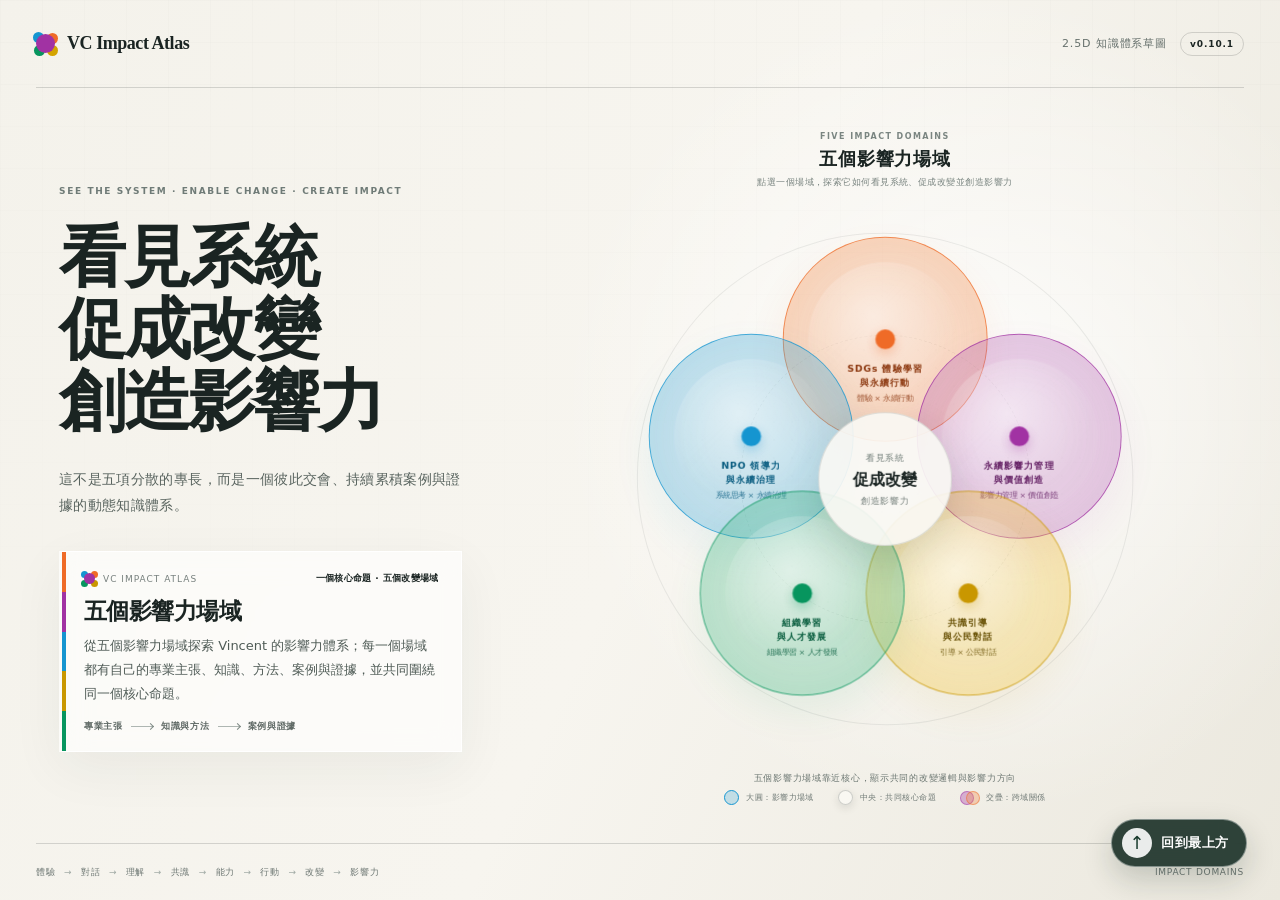
<file: index.html>
<!doctype html>
<html lang="zh-Hant"><head><meta charSet="utf-8"/><meta name="viewport" content="width=device-width, initial-scale=1"/><link rel="stylesheet" href="assets/style.css"><title>VC Impact Atlas｜看見系統・促成改變・創造影響力</title><meta name="description" content="Vincent 的 2.5D 動態專業影響力圖譜：從五個影響力場域，探索彼此連結的專業主張、知識、方法、案例與證據。"/><meta property="og:title" content="VC Impact Atlas"/><meta property="og:description" content="看見系統・促成改變・創造影響力"/><meta property="og:type" content="website"/><meta property="og:image" content="assets/og.jpg"/><meta property="og:image:width" content="1600"/><meta property="og:image:height" content="900"/><meta property="og:image:alt" content="VC Impact Atlas 五個影響力場域與中央核心命題"/><meta name="twitter:card" content="summary_large_image"/><meta name="twitter:title" content="VC Impact Atlas"/><meta name="twitter:description" content="看見系統・促成改變・創造影響力"/><meta name="twitter:image" content="assets/og.jpg"/>



</head><body class="__variable_geist_19ysh9d __variable_geist_mono_1001rt9 antialiased"><main class="site-shell"><header class="site-header"><a class="brand" href="#top" aria-label="VC Impact Atlas 首頁"><span class="brand-dot"></span><span>VC Impact Atlas</span></a><div class="header-meta"><span>2.5D 知識體系草圖</span><strong>v0.10.1</strong></div></header><section class="hero" id="top"><div class="hero-copy"><p class="eyebrow">SEE THE SYSTEM · ENABLE CHANGE · CREATE IMPACT</p><h1>看見系統<br/>促成改變<br/>創造影響力</h1><p class="lead">這不是五項分散的專長，而是一個彼此交會、持續累積案例與證據的動態知識體系。</p><aside class="focus-card overview-card" aria-live="polite" style="--swatch:#46534e"><div class="focus-topline"><span class="focus-swatch"></span><span>VC IMPACT ATLAS</span><em>一個核心命題 · 五個改變場域</em></div><h2>五個影響力場域</h2><p>從五個影響力場域探索 Vincent 的影響力體系；每一個場域都有自己的專業主張、知識、方法、案例與證據，並共同圍繞同一個核心命題。</p><div class="focus-path"><span class="path-group"><span>專業主張</span><i></i></span><span class="path-group"><span>知識與方法</span><i></i></span><span class="path-group"><span>案例與證據</span></span></div><button class="focus-overview-toggle" type="button" hidden="">← 回到五域總覽</button></aside></div><div class="atlas-panel"><div class="atlas-heading"><span>FIVE IMPACT DOMAINS</span><strong>五個影響力場域</strong><small>點選一個場域，探索它如何看見系統、促成改變並創造影響力</small></div><div class="atlas-stage lens-domains mode-core" aria-label="五個影響力場域核心圖"><div class="stage-grid"></div><div class="orbit orbit-outer"></div><div class="orbit orbit-inner"></div><button class="atlas-node node-orange " style="--node-color:#f28a4b;--node-border:#ef6b27;--node-ink:#8c3810" aria-label="SDGs 體驗學習與永續行動，體驗 × 永續行動" aria-pressed="false"><span class="node-glow"></span><span class="node-seed"></span><span class="node-copy"><strong><span>SDGs 體驗學習</span><span>與永續行動</span></strong><small>體驗 × 永續行動</small></span></button><button class="atlas-node node-purple " style="--node-color:#b764b7;--node-border:#a132a3;--node-ink:#642064" aria-label="永續影響力管理與價值創造，影響力管理 × 價值創造" aria-pressed="false"><span class="node-glow"></span><span class="node-seed"></span><span class="node-copy"><strong><span>永續影響力管理</span><span>與價值創造</span></strong><small>影響力管理 × 價值創造</small></span></button><button class="atlas-node node-blue " style="--node-color:#41a9d9;--node-border:#1595d0;--node-ink:#075b7f" aria-label="NPO 領導力與永續治理，系統思考 × 永續治理" aria-pressed="false"><span class="node-glow"></span><span class="node-seed"></span><span class="node-copy"><strong><span>NPO 領導力</span><span>與永續治理</span></strong><small>系統思考 × 永續治理</small></span></button><button class="atlas-node node-yellow " style="--node-color:#f2c230;--node-border:#c99700;--node-ink:#654e00" aria-label="共識引導與公民對話，引導 × 公民對話" aria-pressed="false"><span class="node-glow"></span><span class="node-seed"></span><span class="node-copy"><strong><span>共識引導</span><span>與公民對話</span></strong><small>引導 × 公民對話</small></span></button><button class="atlas-node node-green " style="--node-color:#41b883;--node-border:#07955e;--node-ink:#075c3d" aria-label="組織學習與人才發展，組織學習 × 人才發展" aria-pressed="false"><span class="node-glow"></span><span class="node-seed"></span><span class="node-copy"><strong><span>組織學習</span><span>與人才發展</span></strong><small>組織學習 × 人才發展</small></span></button><div class="atlas-core"><span>看見系統</span><strong>促成改變</strong><small>創造影響力</small></div><p class="stage-caption">五個影響力場域靠近核心，顯示共同的改變邏輯與影響力方向</p></div><div class="atlas-legend" aria-label="圖像圖例"><span><i class="legend-field"></i> 大圓：影響力場域</span><span><i class="legend-core"></i> 中央：共同核心命題</span><span><i class="legend-overlap"></i> 交疊：跨域關係</span></div></div></section><footer class="site-footer"><p>體驗 <span>→</span> 對話 <span>→</span> 理解 <span>→</span> 共識 <span>→</span> 能力 <span>→</span> 行動 <span>→</span> 改變 <span>→</span> 影響力</p><span>Impact domains</span></footer></main><a class="back-to-top" href="#top" aria-label="回到頁面最上方"><span aria-hidden="true">↑</span><strong>回到最上方</strong></a><script src="assets/site.js" defer></script></body></html>
</file>
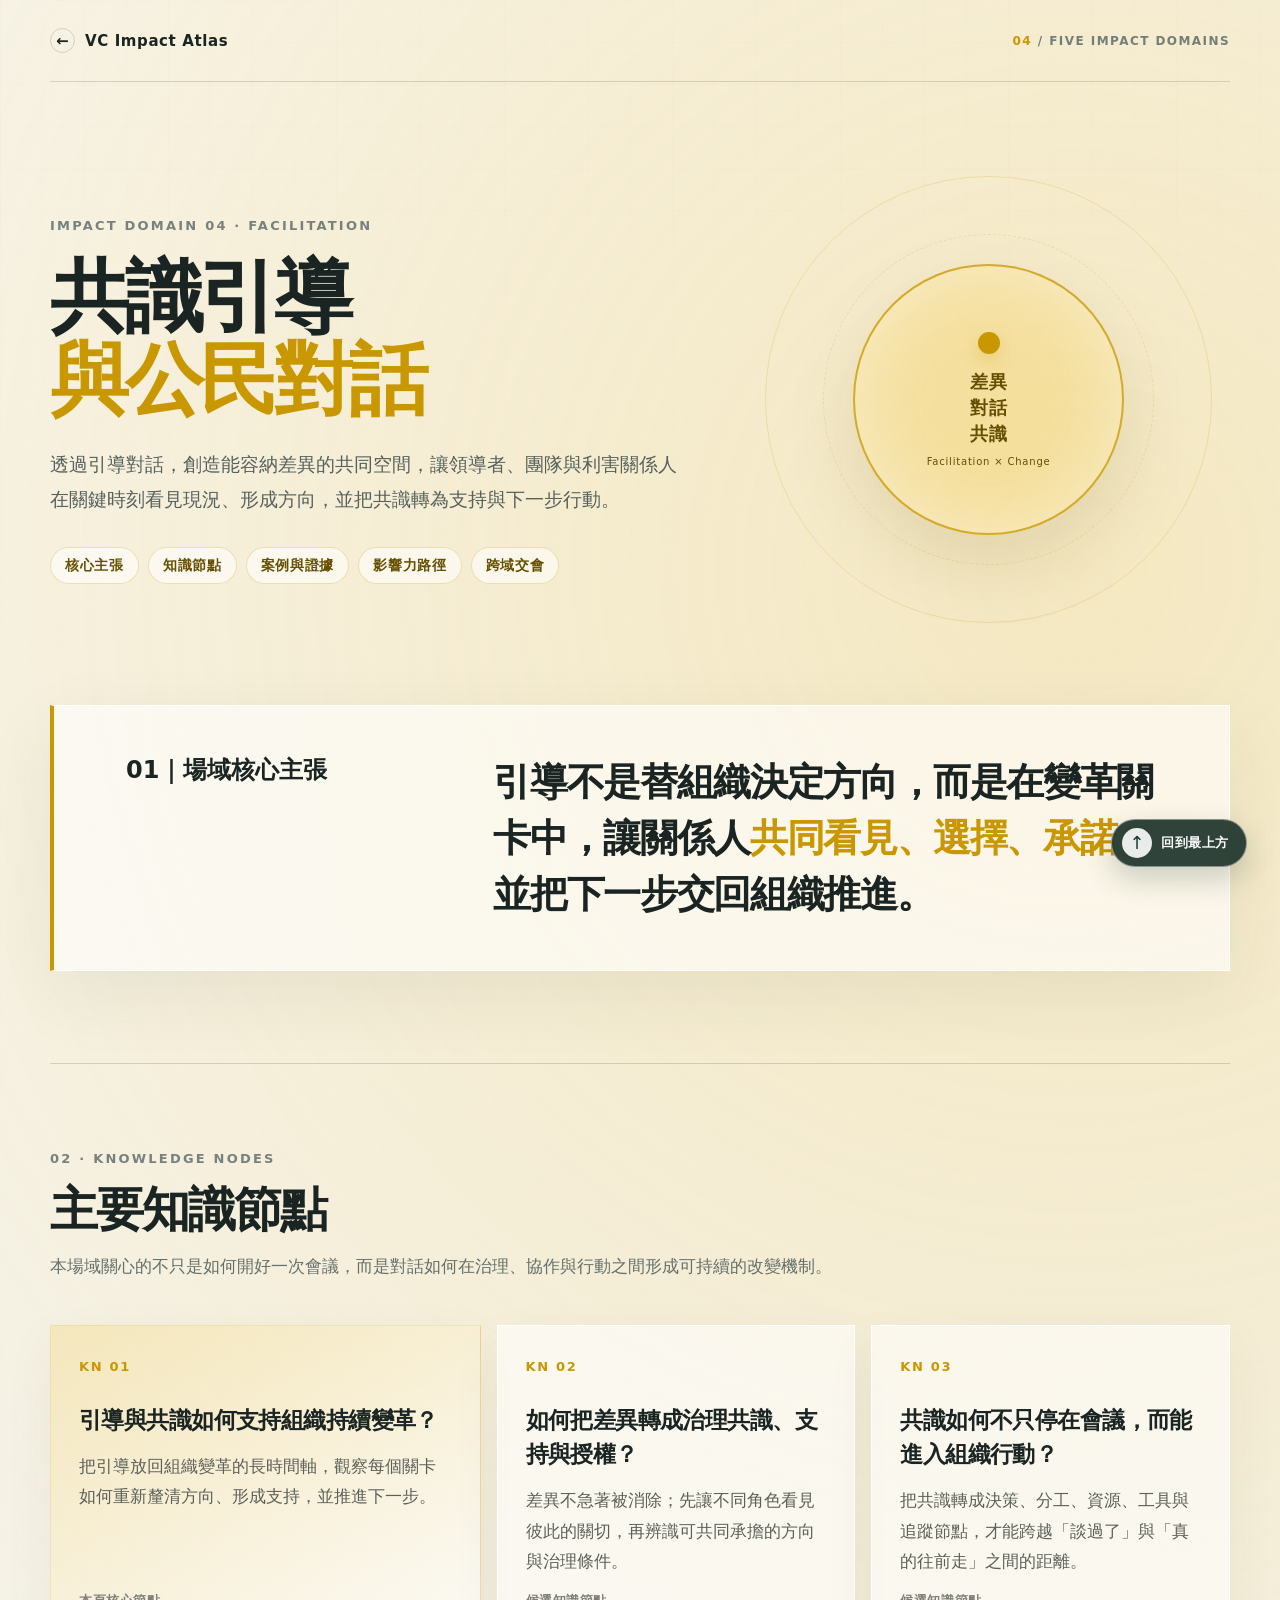
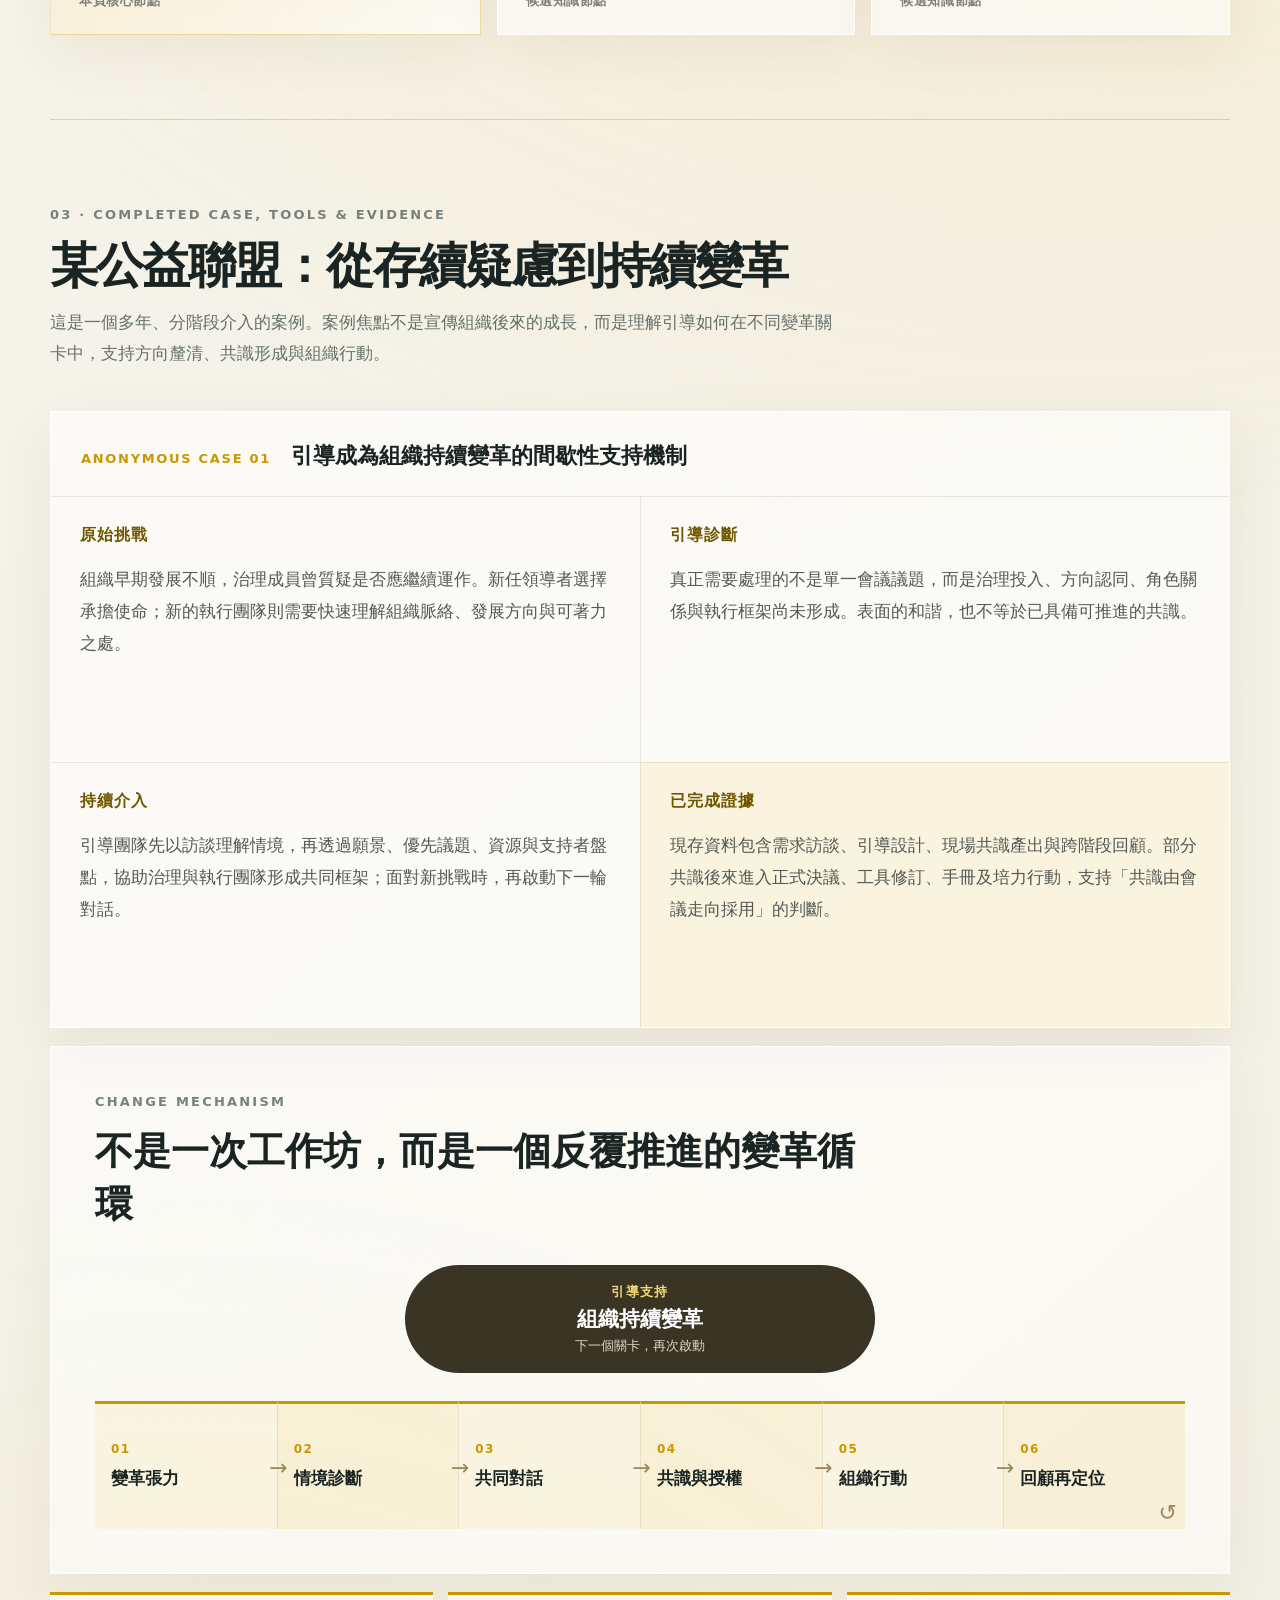
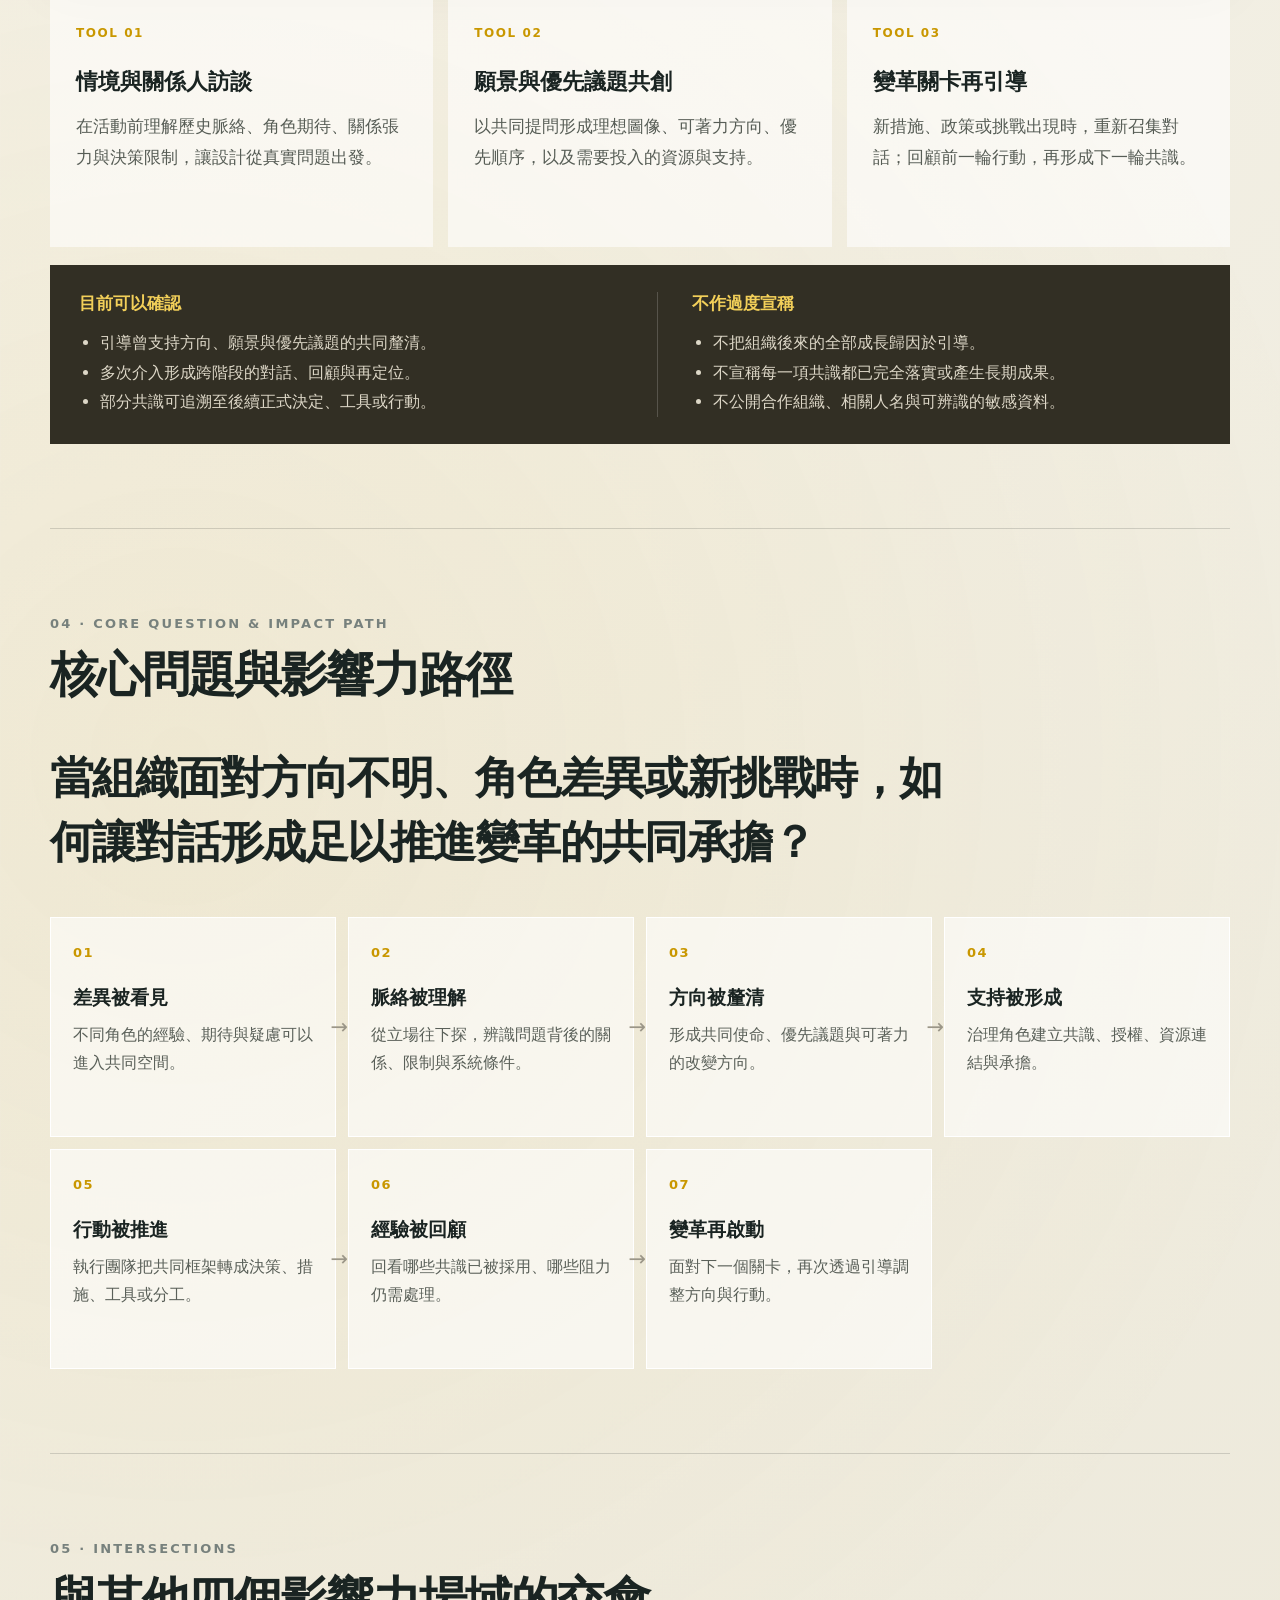
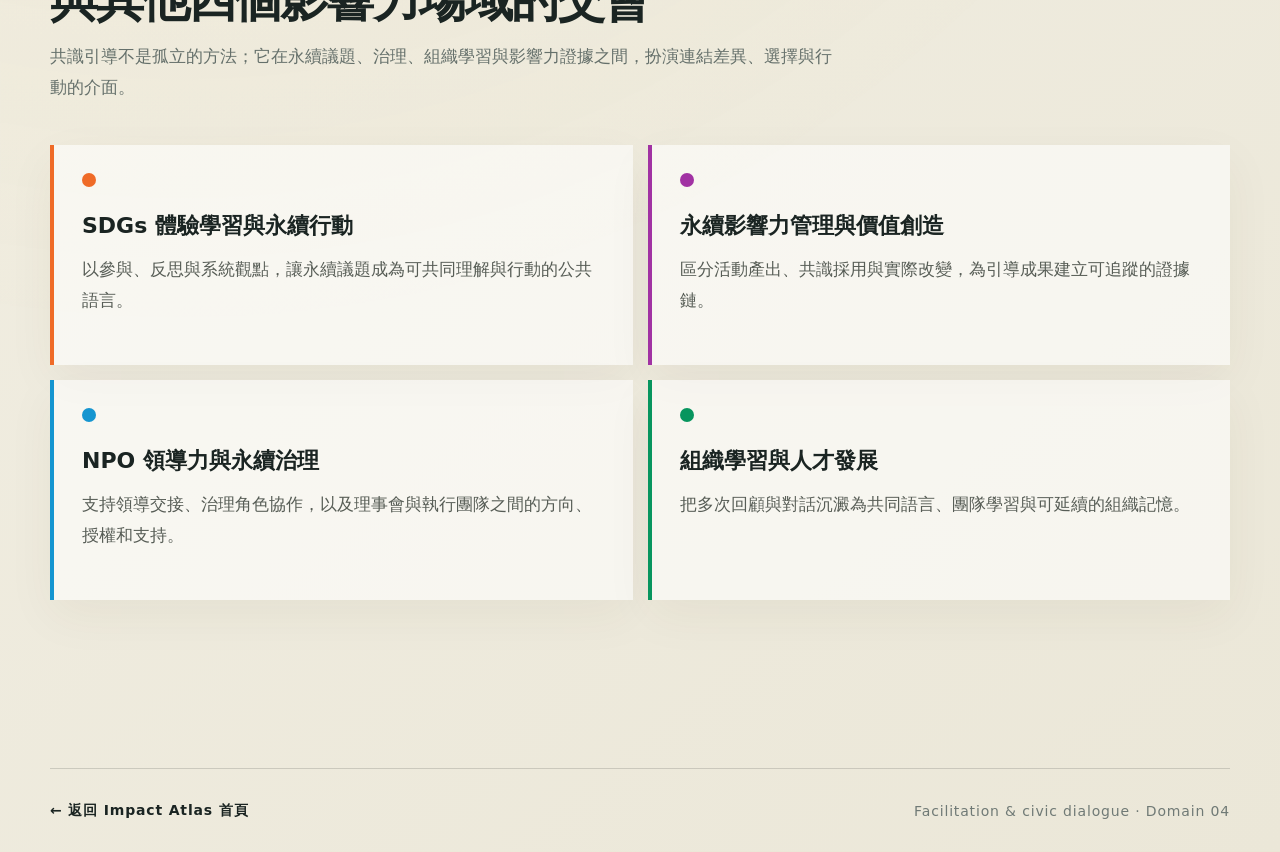
<file: domains/facilitation/index.html>
<!doctype html>
<html lang="zh-Hant"><head><meta charSet="utf-8"/><meta name="viewport" content="width=device-width, initial-scale=1"/><link rel="stylesheet" href="../../assets/style.css"><title>共識引導與公民對話｜VC Impact Atlas</title><meta name="description" content="在差異中建立理解，在變革關卡形成共識、支持與共同行動。"/><meta property="og:title" content="共識引導與公民對話｜VC Impact Atlas"/><meta property="og:description" content="引導不是替組織決定，而是讓關係人在關鍵時刻共同看見、選擇、承諾並推進改變。"/><meta name="twitter:card" content="summary"/><meta name="twitter:title" content="共識引導與公民對話｜VC Impact Atlas"/><meta name="twitter:description" content="在差異中建立理解，在變革關卡形成共識、支持與共同行動。"/>



</head><body class="__variable_geist_19ysh9d __variable_geist_mono_1001rt9 antialiased"><div class="domain-page facilitation-page" id="top"><header class="domain-header"><a class="domain-back" href="../../index.html"><i aria-hidden="true">←</i><span>VC Impact Atlas</span></a><div class="domain-index"><strong>04</strong> / Five impact domains</div></header><main class="domain-main"><section class="domain-hero"><div><p class="domain-eyebrow">Impact domain 04 · Facilitation</p><h1>共識引導<br/><span>與公民對話</span></h1><p class="domain-intro">透過引導對話，創造能容納差異的共同空間，讓領導者、團隊與利害關係人在關鍵時刻看見現況、形成方向，並把共識轉為支持與下一步行動。</p><nav class="domain-tags" aria-label="本頁內容導覽"><a href="#core">核心主張</a><a href="#knowledge">知識節點</a><a href="#case">案例與證據</a><a href="#path">影響力路徑</a><a href="#intersections">跨域交會</a></nav></div><div class="domain-hero-visual" aria-label="共識引導與公民對話的黃色影響力場域"><div class="domain-orb"><strong>差異<br/>對話<br/>共識</strong><small>Facilitation × Change</small></div></div></section><section class="domain-manifesto facilitation-manifesto" id="core"><h2>01｜場域核心主張</h2><blockquote>引導不是替組織決定方向，而是在變革關卡中，讓關係人<span>共同看見、選擇、承諾</span>，並把下一步交回組織推進。</blockquote></section><section class="domain-section" id="knowledge"><div class="section-heading"><p class="section-kicker">02 · Knowledge nodes</p><h2>主要知識節點</h2><p>本場域關心的不只是如何開好一次會議，而是對話如何在治理、協作與行動之間形成可持續的改變機制。</p></div><div class="facilitation-knowledge-grid"><article class="facilitation-knowledge primary"><span>KN 01</span><h3>引導與共識如何支持組織持續變革？</h3><p>把引導放回組織變革的長時間軸，觀察每個關卡如何重新釐清方向、形成支持，並推進下一步。</p><footer>本頁核心節點</footer></article><article class="facilitation-knowledge"><span>KN 02</span><h3>如何把差異轉成治理共識、支持與授權？</h3><p>差異不急著被消除；先讓不同角色看見彼此的關切，再辨識可共同承擔的方向與治理條件。</p><footer>候選知識節點</footer></article><article class="facilitation-knowledge"><span>KN 03</span><h3>共識如何不只停在會議，而能進入組織行動？</h3><p>把共識轉成決策、分工、資源、工具與追蹤節點，才能跨越「談過了」與「真的往前走」之間的距離。</p><footer>候選知識節點</footer></article></div></section><section class="domain-section" id="case"><div class="section-heading"><p class="section-kicker">03 · Completed case, tools &amp; evidence</p><h2>某公益聯盟：從存續疑慮到持續變革</h2><p>這是一個多年、分階段介入的案例。案例焦點不是宣傳組織後來的成長，而是理解引導如何在不同變革關卡中，支持方向釐清、共識形成與組織行動。</p></div><article class="facilitation-case-story"><header><span>ANONYMOUS CASE 01</span><strong>引導成為組織持續變革的間歇性支持機制</strong></header><div class="facilitation-case-grid"><section><b>原始挑戰</b><p>組織早期發展不順，治理成員曾質疑是否應繼續運作。新任領導者選擇承擔使命；新的執行團隊則需要快速理解組織脈絡、發展方向與可著力之處。</p></section><section><b>引導診斷</b><p>真正需要處理的不是單一會議議題，而是治理投入、方向認同、角色關係與執行框架尚未形成。表面的和諧，也不等於已具備可推進的共識。</p></section><section><b>持續介入</b><p>引導團隊先以訪談理解情境，再透過願景、優先議題、資源與支持者盤點，協助治理與執行團隊形成共同框架；面對新挑戰時，再啟動下一輪對話。</p></section><section class="case-confirmed"><b>已完成證據</b><p>現存資料包含需求訪談、引導設計、現場共識產出與跨階段回顧。部分共識後來進入正式決議、工具修訂、手冊及培力行動，支持「共識由會議走向採用」的判斷。</p></section></div></article><section class="facilitation-cycle-block" aria-labelledby="change-cycle-title"><header><p class="section-kicker">Change mechanism</p><h3 id="change-cycle-title">不是一次工作坊，而是一個反覆推進的變革循環</h3></header><div class="facilitation-cycle"><div class="cycle-core"><span>引導支持</span><strong>組織持續變革</strong><small>下一個關卡，再次啟動</small></div><article><b>01</b><strong>變革張力</strong><i aria-hidden="true">→</i></article><article><b>02</b><strong>情境診斷</strong><i aria-hidden="true">→</i></article><article><b>03</b><strong>共同對話</strong><i aria-hidden="true">→</i></article><article><b>04</b><strong>共識與授權</strong><i aria-hidden="true">→</i></article><article><b>05</b><strong>組織行動</strong><i aria-hidden="true">→</i></article><article><b>06</b><strong>回顧再定位</strong><i aria-hidden="true">↺</i></article></div></section><div class="facilitation-tools"><article><span>TOOL 01</span><h3>情境與關係人訪談</h3><p>在活動前理解歷史脈絡、角色期待、關係張力與決策限制，讓設計從真實問題出發。</p></article><article><span>TOOL 02</span><h3>願景與優先議題共創</h3><p>以共同提問形成理想圖像、可著力方向、優先順序，以及需要投入的資源與支持。</p></article><article><span>TOOL 03</span><h3>變革關卡再引導</h3><p>新措施、政策或挑戰出現時，重新召集對話；回顧前一輪行動，再形成下一輪共識。</p></article></div><aside class="facilitation-boundary"><section><strong>目前可以確認</strong><ul><li>引導曾支持方向、願景與優先議題的共同釐清。</li><li>多次介入形成跨階段的對話、回顧與再定位。</li><li>部分共識可追溯至後續正式決定、工具或行動。</li></ul></section><section><strong>不作過度宣稱</strong><ul><li>不把組織後來的全部成長歸因於引導。</li><li>不宣稱每一項共識都已完全落實或產生長期成果。</li><li>不公開合作組織、相關人名與可辨識的敏感資料。</li></ul></section></aside></section><section class="domain-section" id="path"><div class="section-heading"><p class="section-kicker">04 · Core question &amp; impact path</p><h2>核心問題與影響力路徑</h2></div><p class="facilitation-question">當組織面對方向不明、角色差異或新挑戰時，如何讓對話形成足以推進變革的共同承擔？</p><div class="facilitation-path"><article><b>01</b><strong>差異被看見</strong><p>不同角色的經驗、期待與疑慮可以進入共同空間。</p></article><article><b>02</b><strong>脈絡被理解</strong><p>從立場往下探，辨識問題背後的關係、限制與系統條件。</p></article><article><b>03</b><strong>方向被釐清</strong><p>形成共同使命、優先議題與可著力的改變方向。</p></article><article><b>04</b><strong>支持被形成</strong><p>治理角色建立共識、授權、資源連結與承擔。</p></article><article><b>05</b><strong>行動被推進</strong><p>執行團隊把共同框架轉成決策、措施、工具或分工。</p></article><article><b>06</b><strong>經驗被回顧</strong><p>回看哪些共識已被採用、哪些阻力仍需處理。</p></article><article><b>07</b><strong>變革再啟動</strong><p>面對下一個關卡，再次透過引導調整方向與行動。</p></article></div></section><section class="domain-section facilitation-intersections" id="intersections"><div class="section-heading"><p class="section-kicker">05 · Intersections</p><h2>與其他四個影響力場域的交會</h2><p>共識引導不是孤立的方法；它在永續議題、治理、組織學習與影響力證據之間，扮演連結差異、選擇與行動的介面。</p></div><div class="facilitation-intersection-grid"><article style="--intersection-color:#ef6b27"><i aria-hidden="true"></i><h3>SDGs 體驗學習與永續行動</h3><p>以參與、反思與系統觀點，讓永續議題成為可共同理解與行動的公共語言。</p></article><article style="--intersection-color:#a132a3"><i aria-hidden="true"></i><h3>永續影響力管理與價值創造</h3><p>區分活動產出、共識採用與實際改變，為引導成果建立可追蹤的證據鏈。</p></article><article style="--intersection-color:#1595d0"><i aria-hidden="true"></i><h3>NPO 領導力與永續治理</h3><p>支持領導交接、治理角色協作，以及理事會與執行團隊之間的方向、授權和支持。</p></article><article style="--intersection-color:#07955e"><i aria-hidden="true"></i><h3>組織學習與人才發展</h3><p>把多次回顧與對話沉澱為共同語言、團隊學習與可延續的組織記憶。</p></article></div></section></main><footer class="domain-footer"><a href="../../index.html">← 返回 Impact Atlas 首頁</a><span>Facilitation &amp; civic dialogue · Domain 04</span></footer></div><a class="back-to-top" href="#top" aria-label="回到頁面最上方"><span aria-hidden="true">↑</span><strong>回到最上方</strong></a><script src="../../assets/site.js" defer></script></body></html>
</file>
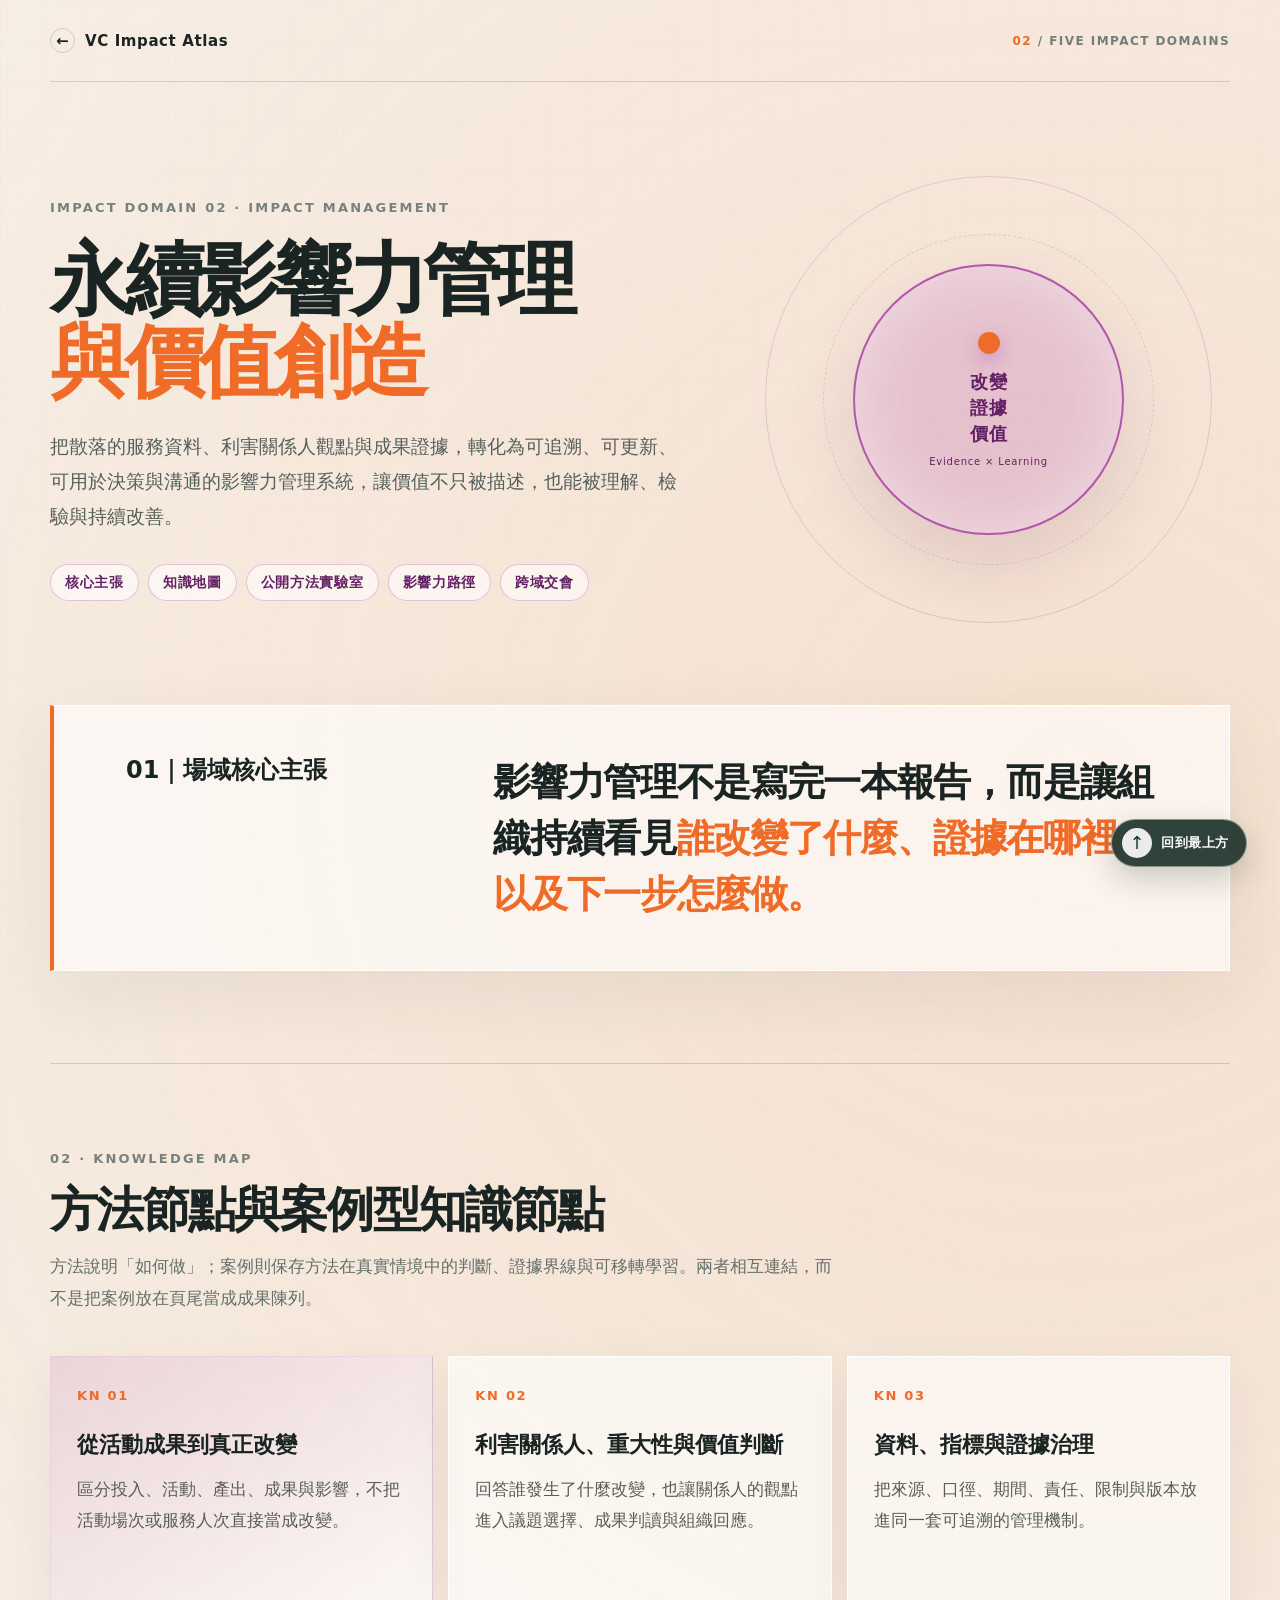
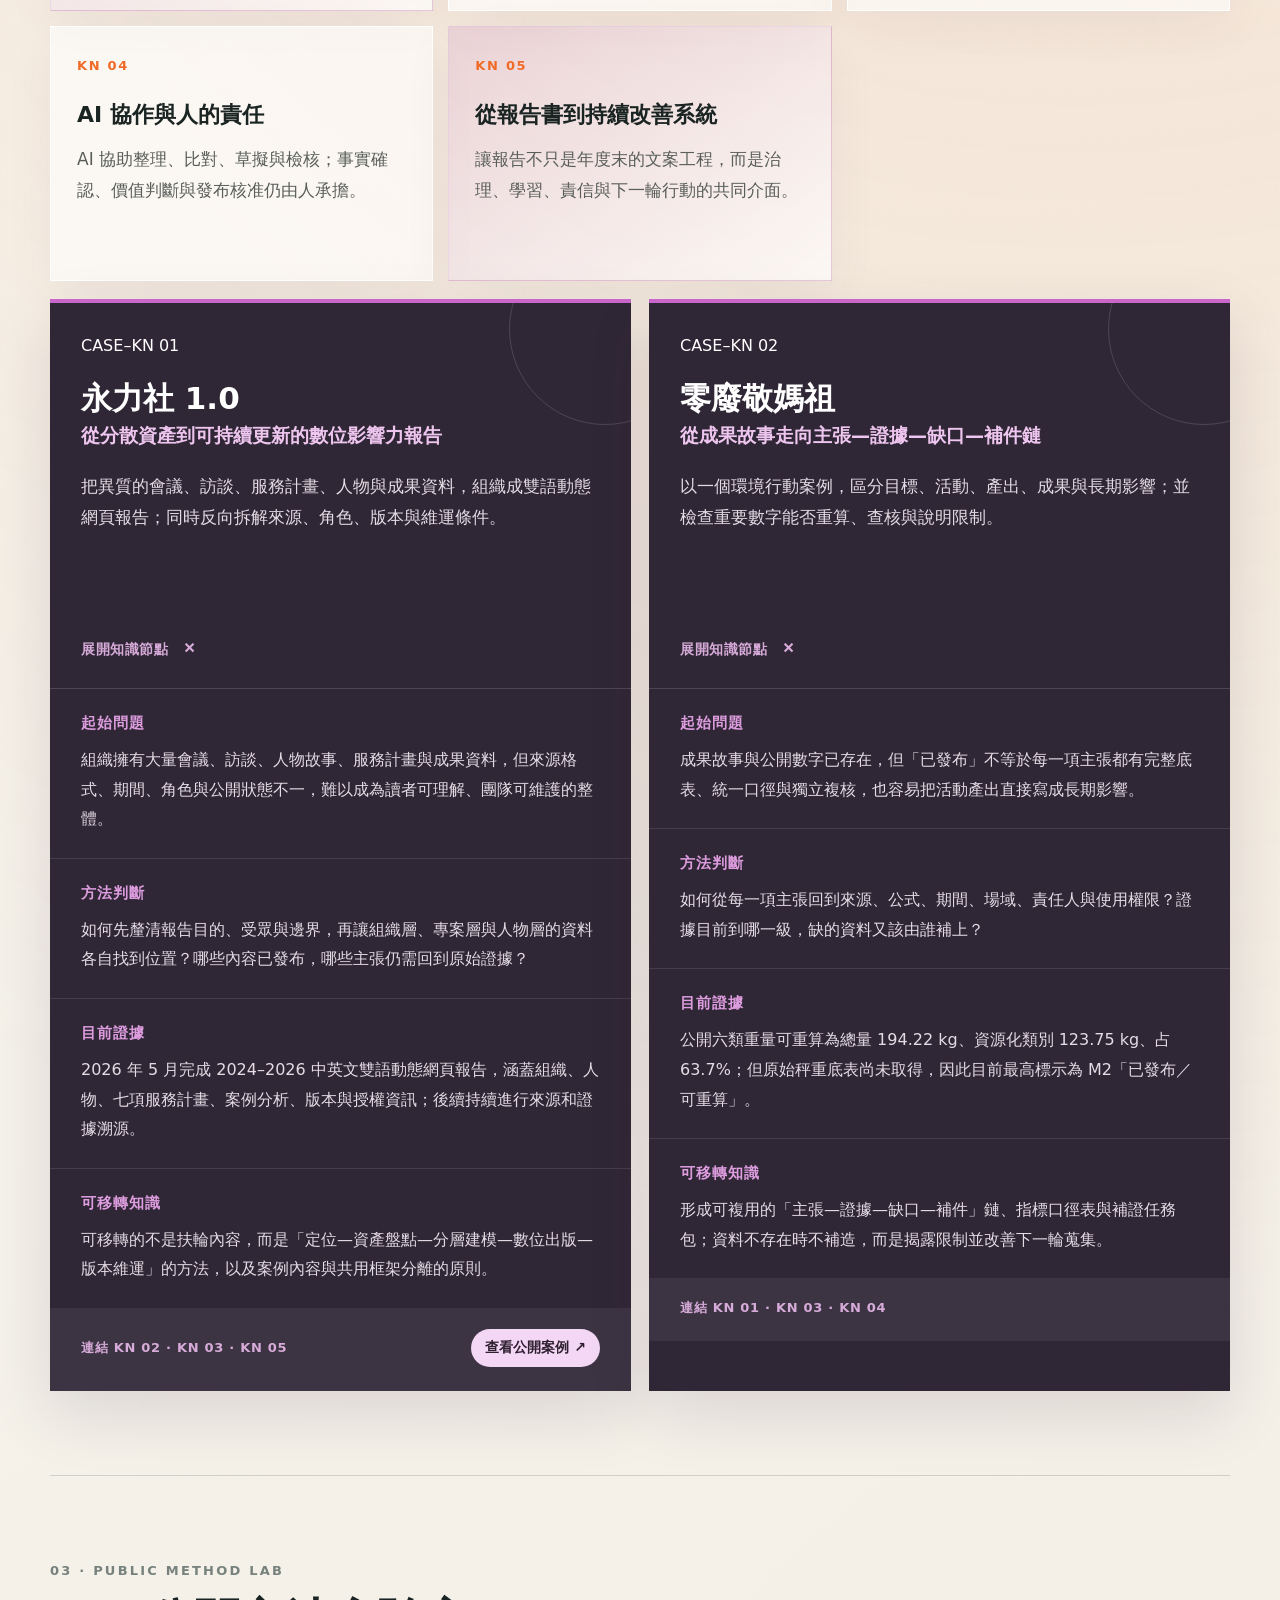
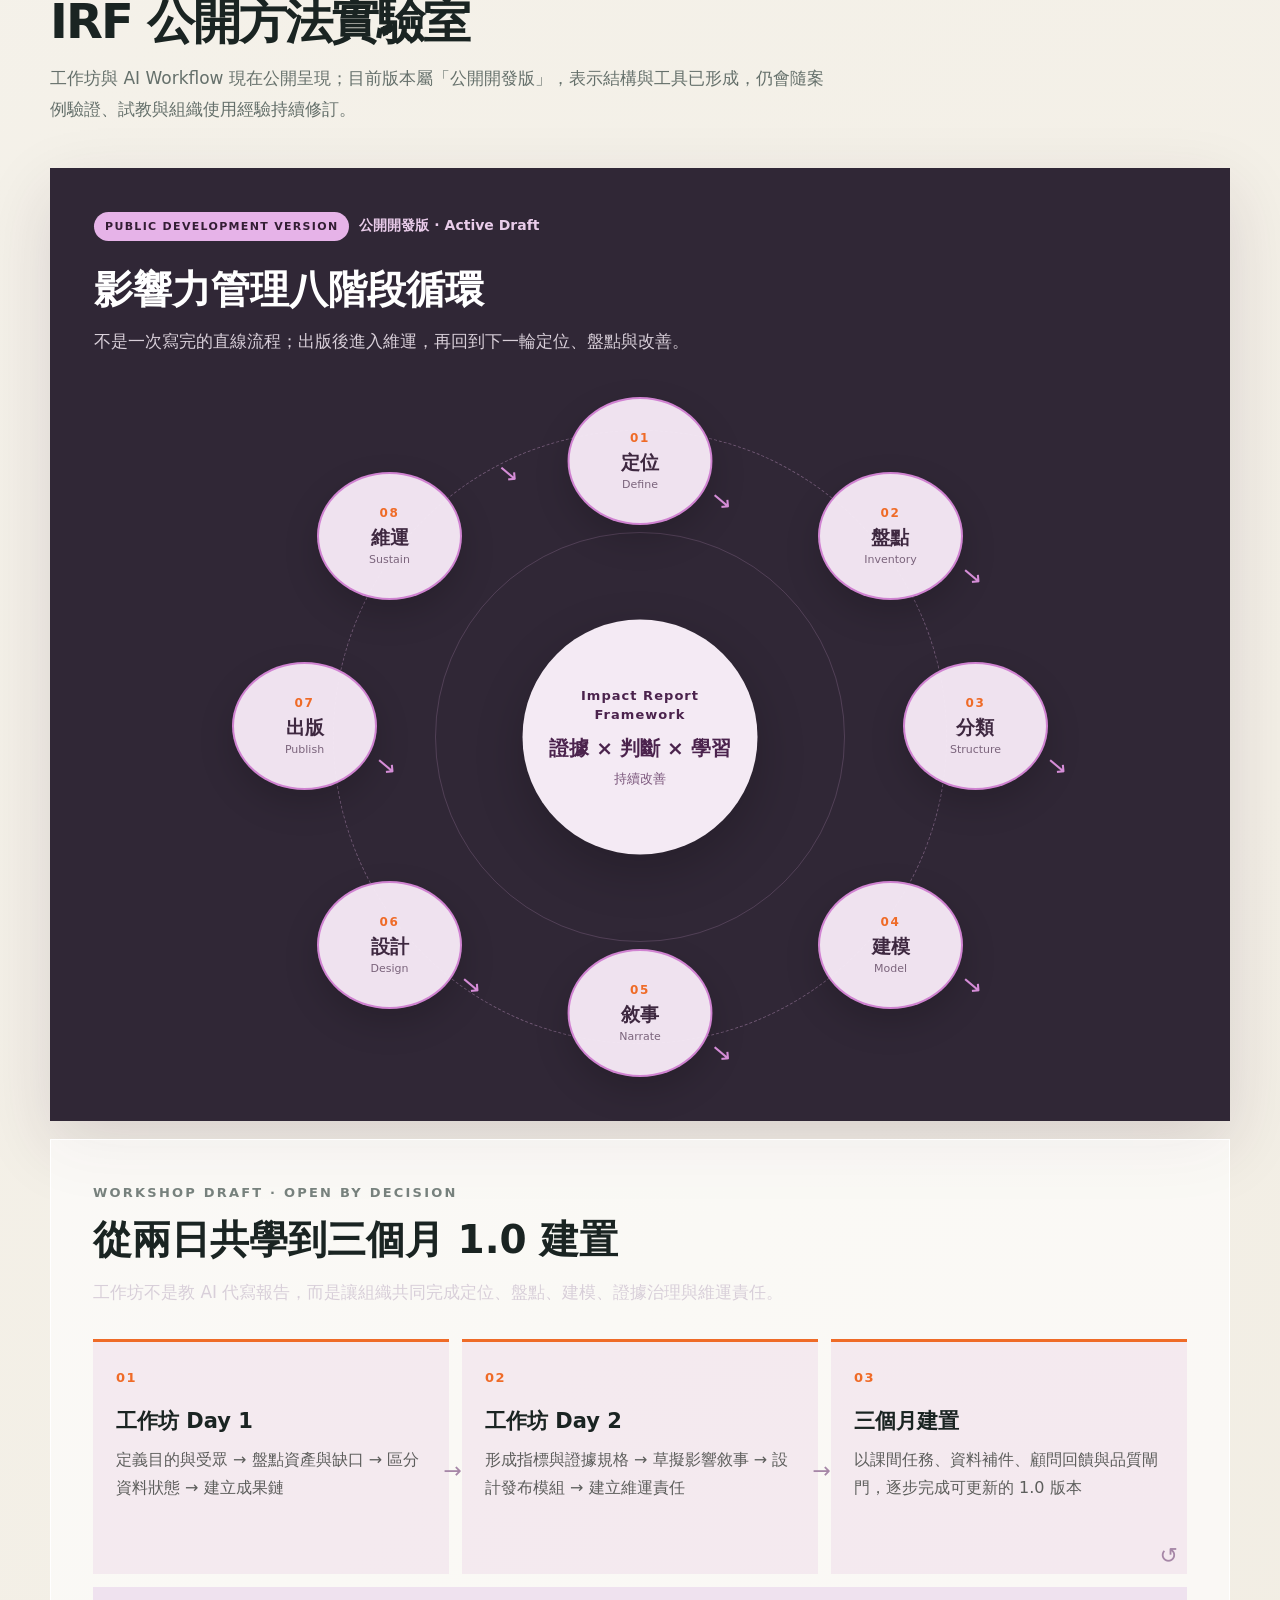
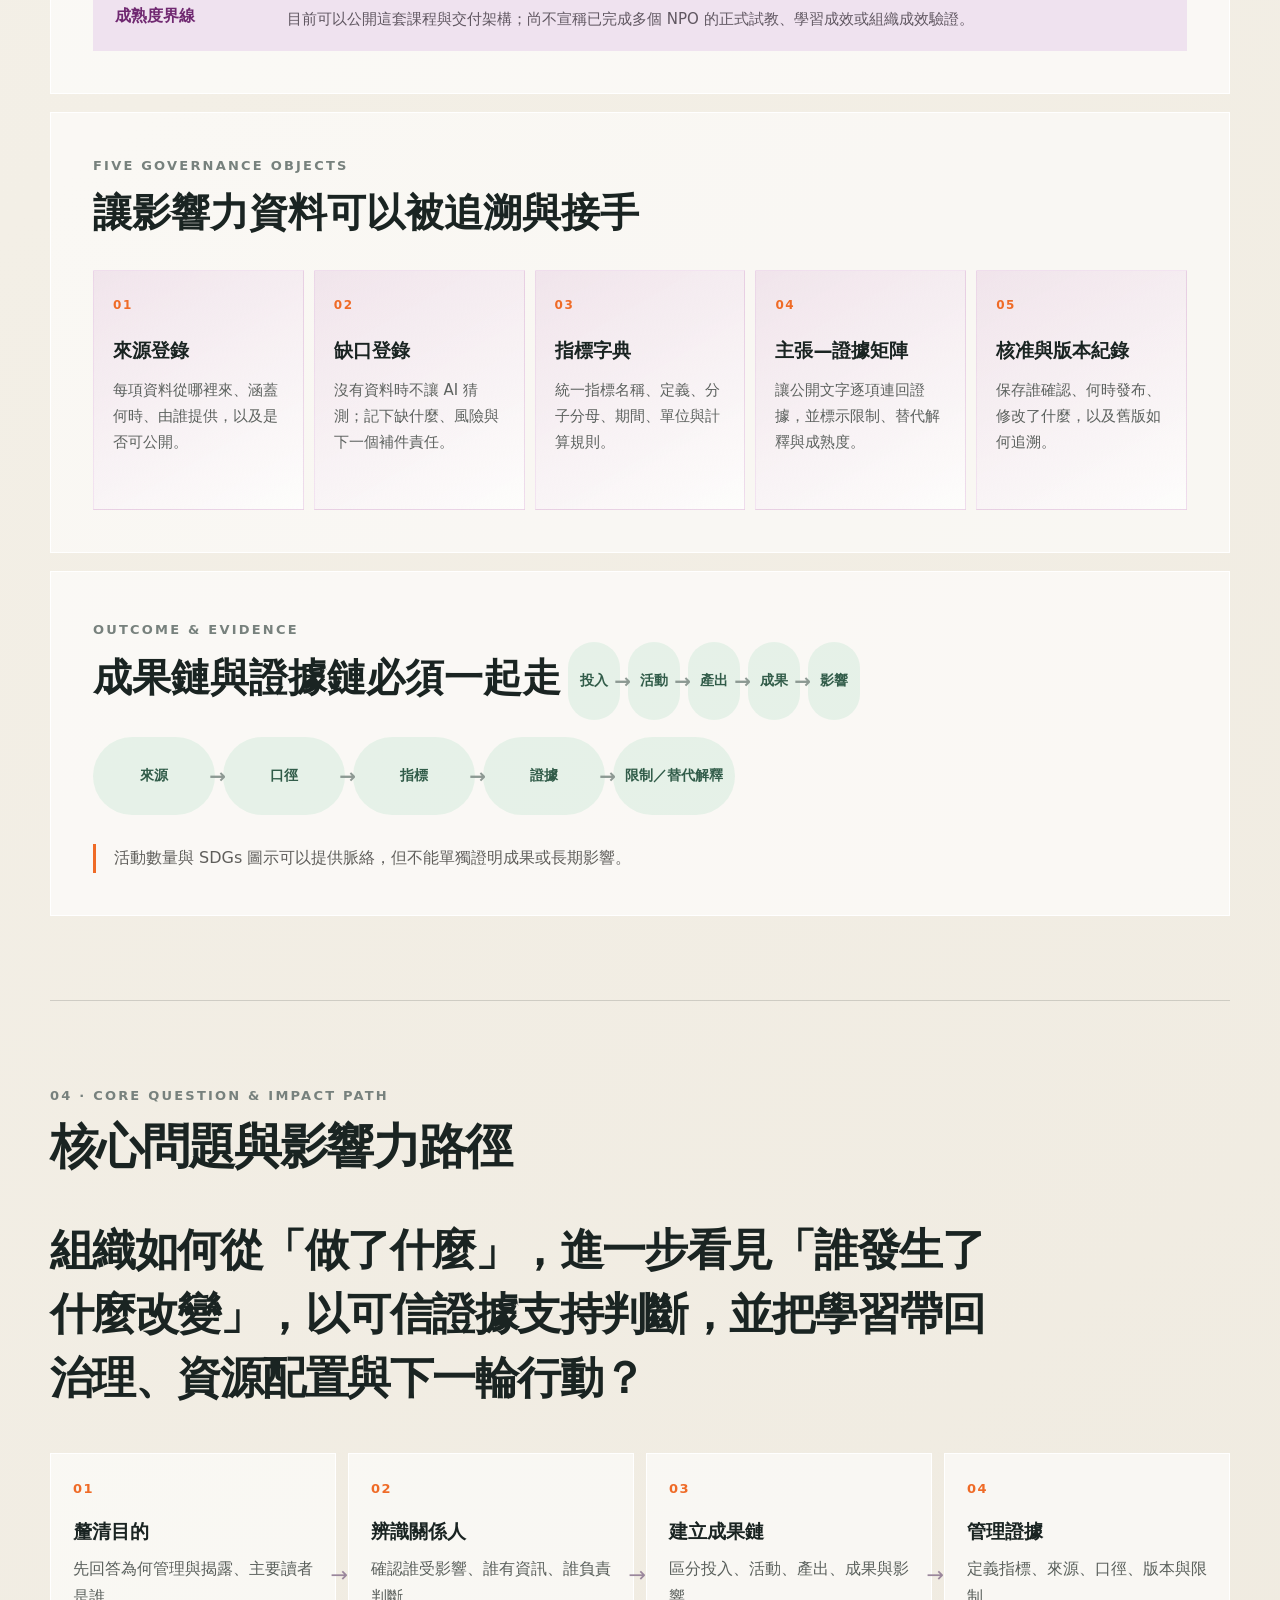
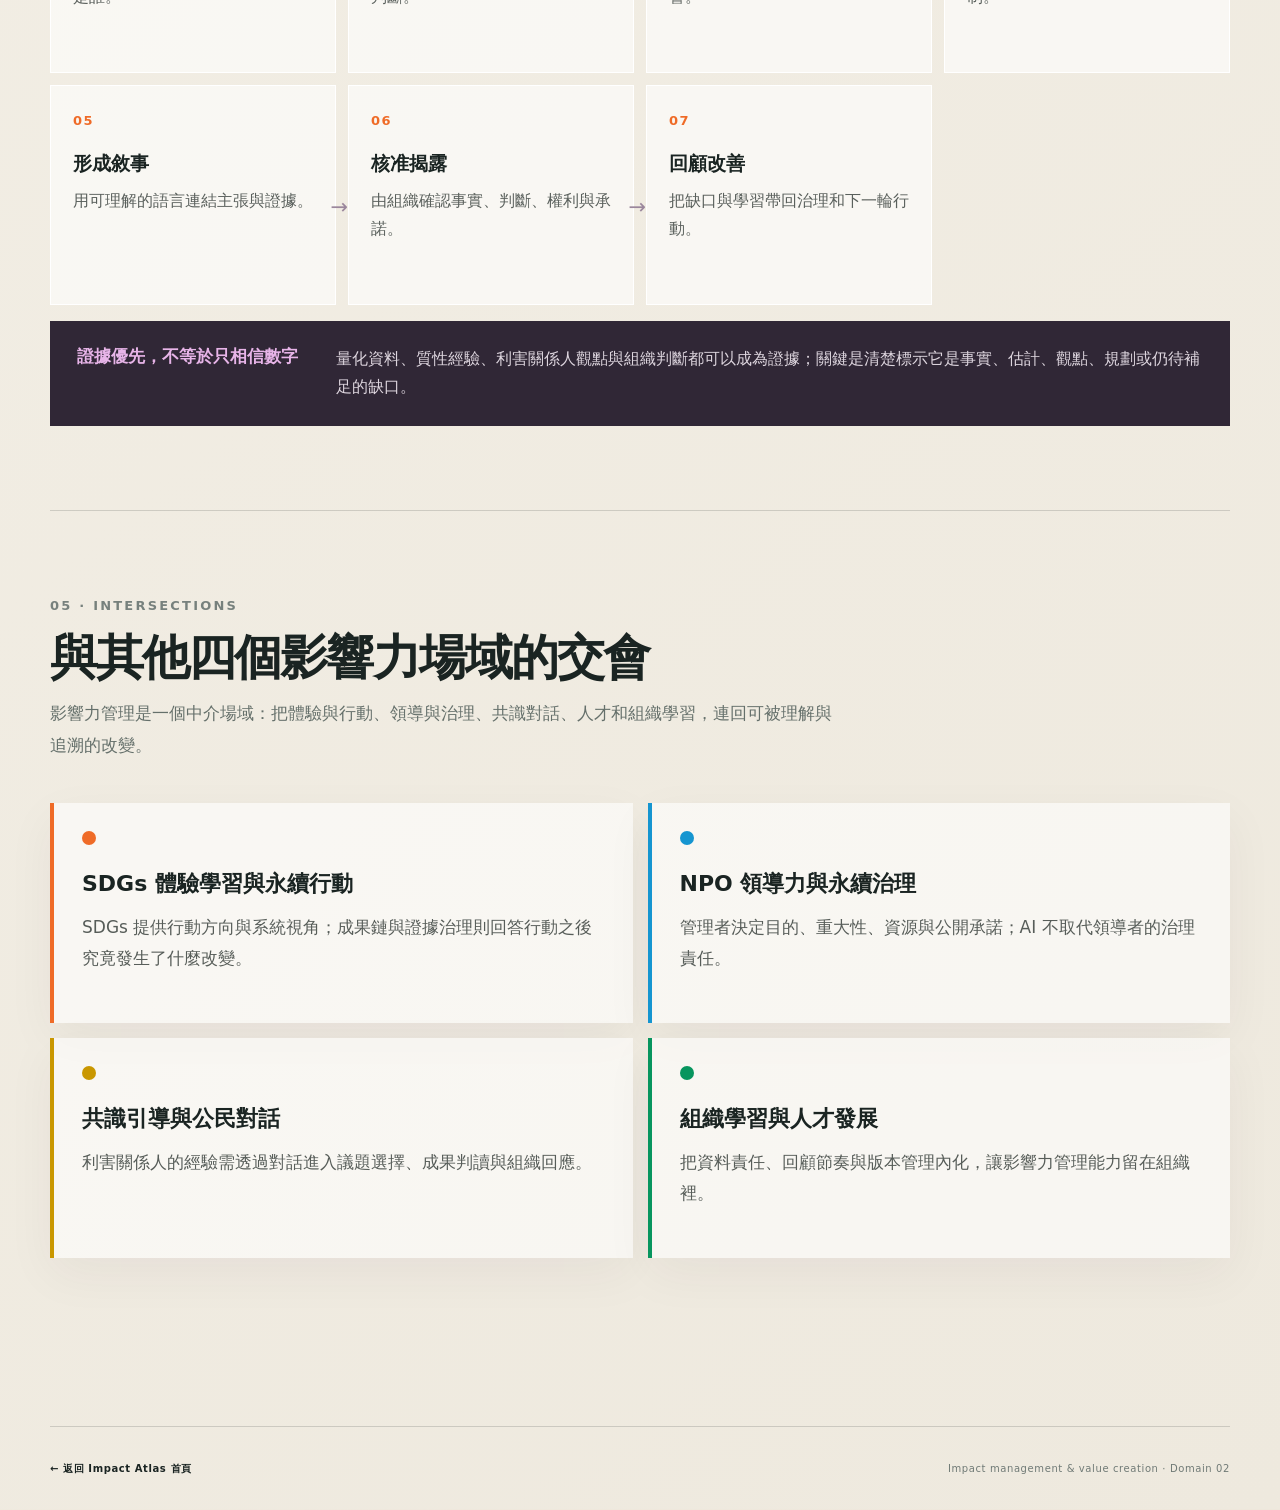
<file: domains/impact-management/index.html>
<!doctype html>
<html lang="zh-Hant"><head><meta charSet="utf-8"/><meta name="viewport" content="width=device-width, initial-scale=1"/><link rel="stylesheet" href="../../assets/style.css"><title>永續影響力管理與價值創造｜VC Impact Atlas</title><meta name="description" content="讓散落的資料成為可追溯的證據，支持價值判斷、對話與持續改善。"/><meta property="og:title" content="永續影響力管理與價值創造｜VC Impact Atlas"/><meta property="og:description" content="影響力管理不是寫完一本報告，而是建立能持續看見改變、管理證據並回到決策的系統。"/><meta name="twitter:card" content="summary_large_image"/><meta name="twitter:title" content="VC Impact Atlas"/><meta name="twitter:description" content="看見系統・促成改變・創造影響力"/><meta name="twitter:image" content="../../assets/og.jpg"/>



</head><body class="__variable_geist_19ysh9d __variable_geist_mono_1001rt9 antialiased"><div class="domain-page impact-management-page" id="top"><header class="domain-header"><a class="domain-back" href="../../index.html"><i aria-hidden="true">←</i><span>VC Impact Atlas</span></a><div class="domain-index"><strong>02</strong> / Five impact domains</div></header><main class="domain-main"><section class="domain-hero"><div><p class="domain-eyebrow">Impact domain 02 · Impact management</p><h1>永續影響力管理<br/><span>與價值創造</span></h1><p class="domain-intro">把散落的服務資料、利害關係人觀點與成果證據，轉化為可追溯、可更新、可用於決策與溝通的影響力管理系統，讓價值不只被描述，也能被理解、檢驗與持續改善。</p><nav class="domain-tags" aria-label="本頁內容導覽"><a href="#core">核心主張</a><a href="#knowledge">知識地圖</a><a href="#lab">公開方法實驗室</a><a href="#path">影響力路徑</a><a href="#intersections">跨域交會</a></nav></div><div class="domain-hero-visual" aria-label="永續影響力管理與價值創造的紫色影響力場域"><div class="domain-orb"><strong>改變<br/>證據<br/>價值</strong><small>Evidence × Learning</small></div></div></section><section class="domain-manifesto impact-management-manifesto" id="core"><h2>01｜場域核心主張</h2><blockquote>影響力管理不是寫完一本報告，而是讓組織持續看見<span>誰改變了什麼、證據在哪裡，以及下一步怎麼做。</span></blockquote></section><section class="domain-section" id="knowledge"><div class="section-heading"><p class="section-kicker">02 · Knowledge map</p><h2>方法節點與案例型知識節點</h2><p>方法說明「如何做」；案例則保存方法在真實情境中的判斷、證據界線與可移轉學習。兩者相互連結，而不是把案例放在頁尾當成成果陳列。</p></div><div class="impact-method-nodes"><article><span>KN 01</span><h3>從活動成果到真正改變</h3><p>區分投入、活動、產出、成果與影響，不把活動場次或服務人次直接當成改變。</p></article><article><span>KN 02</span><h3>利害關係人、重大性與價值判斷</h3><p>回答誰發生了什麼改變，也讓關係人的觀點進入議題選擇、成果判讀與組織回應。</p></article><article><span>KN 03</span><h3>資料、指標與證據治理</h3><p>把來源、口徑、期間、責任、限制與版本放進同一套可追溯的管理機制。</p></article><article><span>KN 04</span><h3>AI 協作與人的責任</h3><p>AI 協助整理、比對、草擬與檢核；事實確認、價值判斷與發布核准仍由人承擔。</p></article><article><span>KN 05</span><h3>從報告書到持續改善系統</h3><p>讓報告不只是年度末的文案工程，而是治理、學習、責信與下一輪行動的共同介面。</p></article></div><div class="impact-case-nodes"><details open=""><summary><span>CASE–KN 01</span><h3>永力社 1.0</h3><strong>從分散資產到可持續更新的數位影響力報告</strong><p>把異質的會議、訪談、服務計畫、人物與成果資料，組織成雙語動態網頁報告；同時反向拆解來源、角色、版本與維運條件。</p><b>展開知識節點 <i aria-hidden="true">＋</i></b></summary><div class="case-node-body"><section><b>起始問題</b><p>組織擁有大量會議、訪談、人物故事、服務計畫與成果資料，但來源格式、期間、角色與公開狀態不一，難以成為讀者可理解、團隊可維護的整體。</p></section><section><b>方法判斷</b><p>如何先釐清報告目的、受眾與邊界，再讓組織層、專案層與人物層的資料各自找到位置？哪些內容已發布，哪些主張仍需回到原始證據？</p></section><section><b>目前證據</b><p>2026 年 5 月完成 2024–2026 中英文雙語動態網頁報告，涵蓋組織、人物、七項服務計畫、案例分析、版本與授權資訊；後續持續進行來源和證據溯源。</p></section><section><b>可移轉知識</b><p>可移轉的不是扶輪內容，而是「定位—資產盤點—分層建模—數位出版—版本維運」的方法，以及案例內容與共用框架分離的原則。</p></section><footer><span>連結 KN 02 · KN 03 · KN 05</span><a href="https://3481rctsi.vercel.app/" target="_blank" rel="noreferrer">查看公開案例 ↗</a></footer></div></details><details open=""><summary><span>CASE–KN 02</span><h3>零廢敬媽祖</h3><strong>從成果故事走向主張—證據—缺口—補件鏈</strong><p>以一個環境行動案例，區分目標、活動、產出、成果與長期影響；並檢查重要數字能否重算、查核與說明限制。</p><b>展開知識節點 <i aria-hidden="true">＋</i></b></summary><div class="case-node-body"><section><b>起始問題</b><p>成果故事與公開數字已存在，但「已發布」不等於每一項主張都有完整底表、統一口徑與獨立複核，也容易把活動產出直接寫成長期影響。</p></section><section><b>方法判斷</b><p>如何從每一項主張回到來源、公式、期間、場域、責任人與使用權限？證據目前到哪一級，缺的資料又該由誰補上？</p></section><section><b>目前證據</b><p>公開六類重量可重算為總量 194.22 kg、資源化類別 123.75 kg、占 63.7%；但原始秤重底表尚未取得，因此目前最高標示為 M2「已發布／可重算」。</p></section><section><b>可移轉知識</b><p>形成可複用的「主張—證據—缺口—補件」鏈、指標口徑表與補證任務包；資料不存在時不補造，而是揭露限制並改善下一輪蒐集。</p></section><footer><span>連結 KN 01 · KN 03 · KN 04</span></footer></div></details></div></section><section class="domain-section" id="lab"><div class="section-heading"><p class="section-kicker">03 · Public method lab</p><h2>IRF 公開方法實驗室</h2><p>工作坊與 AI Workflow 現在公開呈現；目前版本屬「公開開發版」，表示結構與工具已形成，仍會隨案例驗證、試教與組織使用經驗持續修訂。</p></div><section class="irf-cycle-block" aria-labelledby="irf-cycle-title"><header><div><span>PUBLIC DEVELOPMENT VERSION</span><strong>公開開發版 · Active Draft</strong></div><h3 id="irf-cycle-title">影響力管理八階段循環</h3><p>不是一次寫完的直線流程；出版後進入維運，再回到下一輪定位、盤點與改善。</p></header><div class="irf-cycle" aria-label="IRF 八階段持續改善循環"><div class="irf-cycle-core"><span>Impact Report<br/>Framework</span><strong>證據 × 判斷 × 學習</strong><small>持續改善</small></div><article class="irf-stage-1"><b>01</b><strong>定位</strong><small>Define</small><i aria-hidden="true">→</i></article><article class="irf-stage-2"><b>02</b><strong>盤點</strong><small>Inventory</small><i aria-hidden="true">→</i></article><article class="irf-stage-3"><b>03</b><strong>分類</strong><small>Structure</small><i aria-hidden="true">→</i></article><article class="irf-stage-4"><b>04</b><strong>建模</strong><small>Model</small><i aria-hidden="true">→</i></article><article class="irf-stage-5"><b>05</b><strong>敘事</strong><small>Narrate</small><i aria-hidden="true">→</i></article><article class="irf-stage-6"><b>06</b><strong>設計</strong><small>Design</small><i aria-hidden="true">→</i></article><article class="irf-stage-7"><b>07</b><strong>出版</strong><small>Publish</small><i aria-hidden="true">→</i></article><article class="irf-stage-8"><b>08</b><strong>維運</strong><small>Sustain</small><i aria-hidden="true">→</i></article></div></section><section class="workshop-public" aria-labelledby="workshop-title"><header><p class="section-kicker">Workshop draft · Open by decision</p><h3 id="workshop-title">從兩日共學到三個月 1.0 建置</h3><p>工作坊不是教 AI 代寫報告，而是讓組織共同完成定位、盤點、建模、證據治理與維運責任。</p></header><div><article><b>01</b><strong>工作坊 Day 1</strong><p>定義目的與受眾 → 盤點資產與缺口 → 區分資料狀態 → 建立成果鏈</p></article><article><b>02</b><strong>工作坊 Day 2</strong><p>形成指標與證據規格 → 草擬影響敘事 → 設計發布模組 → 建立維運責任</p></article><article><b>03</b><strong>三個月建置</strong><p>以課間任務、資料補件、顧問回饋與品質閘門，逐步完成可更新的 1.0 版本</p></article></div><aside><strong>成熟度界線</strong><p>目前可以公開這套課程與交付架構；尚不宣稱已完成多個 NPO 的正式試教、學習成效或組織成效驗證。</p></aside></section><section class="governance-objects" aria-labelledby="governance-title"><header><p class="section-kicker">Five governance objects</p><h3 id="governance-title">讓影響力資料可以被追溯與接手</h3></header><div><article><span>01</span><h4>來源登錄</h4><p>每項資料從哪裡來、涵蓋何時、由誰提供，以及是否可公開。</p></article><article><span>02</span><h4>缺口登錄</h4><p>沒有資料時不讓 AI 猜測；記下缺什麼、風險與下一個補件責任。</p></article><article><span>03</span><h4>指標字典</h4><p>統一指標名稱、定義、分子分母、期間、單位與計算規則。</p></article><article><span>04</span><h4>主張—證據矩陣</h4><p>讓公開文字逐項連回證據，並標示限制、替代解釋與成熟度。</p></article><article><span>05</span><h4>核准與版本紀錄</h4><p>保存誰確認、何時發布、修改了什麼，以及舊版如何追溯。</p></article></div></section><section class="evidence-chain" aria-labelledby="evidence-chain-title"><header><p class="section-kicker">Outcome &amp; evidence</p><h3 id="evidence-chain-title">成果鏈與證據鏈必須一起走</h3></header><div class="outcome-track"><span><b>投入</b><i>→</i></span><span><b>活動</b><i>→</i></span><span><b>產出</b><i>→</i></span><span><b>成果</b><i>→</i></span><span><b>影響</b></span></div><div class="evidence-track"><span><b>來源</b><i>→</i></span><span><b>口徑</b><i>→</i></span><span><b>指標</b><i>→</i></span><span><b>證據</b><i>→</i></span><span><b>限制／替代解釋</b></span></div><p>活動數量與 SDGs 圖示可以提供脈絡，但不能單獨證明成果或長期影響。</p></section></section><section class="domain-section" id="path"><div class="section-heading"><p class="section-kicker">04 · Core question &amp; impact path</p><h2>核心問題與影響力路徑</h2></div><p class="impact-management-question">組織如何從「做了什麼」，進一步看見「誰發生了什麼改變」，以可信證據支持判斷，並把學習帶回治理、資源配置與下一輪行動？</p><div class="impact-management-path"><article><b>01</b><strong>釐清目的</strong><p>先回答為何管理與揭露、主要讀者是誰。</p><i aria-hidden="true">→</i></article><article><b>02</b><strong>辨識關係人</strong><p>確認誰受影響、誰有資訊、誰負責判斷。</p><i aria-hidden="true">→</i></article><article><b>03</b><strong>建立成果鏈</strong><p>區分投入、活動、產出、成果與影響。</p><i aria-hidden="true">→</i></article><article><b>04</b><strong>管理證據</strong><p>定義指標、來源、口徑、版本與限制。</p><i aria-hidden="true">→</i></article><article><b>05</b><strong>形成敘事</strong><p>用可理解的語言連結主張與證據。</p><i aria-hidden="true">→</i></article><article><b>06</b><strong>核准揭露</strong><p>由組織確認事實、判斷、權利與承諾。</p><i aria-hidden="true">→</i></article><article><b>07</b><strong>回顧改善</strong><p>把缺口與學習帶回治理和下一輪行動。</p></article></div><aside class="impact-boundary"><strong>證據優先，不等於只相信數字</strong><p>量化資料、質性經驗、利害關係人觀點與組織判斷都可以成為證據；關鍵是清楚標示它是事實、估計、觀點、規劃或仍待補足的缺口。</p></aside></section><section class="domain-section" id="intersections"><div class="section-heading"><p class="section-kicker">05 · Intersections</p><h2>與其他四個影響力場域的交會</h2><p>影響力管理是一個中介場域：把體驗與行動、領導與治理、共識對話、人才和組織學習，連回可被理解與追溯的改變。</p></div><div class="impact-intersection-grid"><article style="--intersection-color:#ef6b27"><i aria-hidden="true"></i><h3>SDGs 體驗學習與永續行動</h3><p>SDGs 提供行動方向與系統視角；成果鏈與證據治理則回答行動之後究竟發生了什麼改變。</p></article><article style="--intersection-color:#1595d0"><i aria-hidden="true"></i><h3>NPO 領導力與永續治理</h3><p>管理者決定目的、重大性、資源與公開承諾；AI 不取代領導者的治理責任。</p></article><article style="--intersection-color:#c99700"><i aria-hidden="true"></i><h3>共識引導與公民對話</h3><p>利害關係人的經驗需透過對話進入議題選擇、成果判讀與組織回應。</p></article><article style="--intersection-color:#07955e"><i aria-hidden="true"></i><h3>組織學習與人才發展</h3><p>把資料責任、回顧節奏與版本管理內化，讓影響力管理能力留在組織裡。</p></article></div></section></main><footer class="domain-footer"><a href="../../index.html">← 返回 Impact Atlas 首頁</a><span>Impact management &amp; value creation · Domain 02</span></footer></div><a class="back-to-top" href="#top" aria-label="回到頁面最上方"><span aria-hidden="true">↑</span><strong>回到最上方</strong></a><script src="../../assets/site.js" defer></script></body></html>
</file>
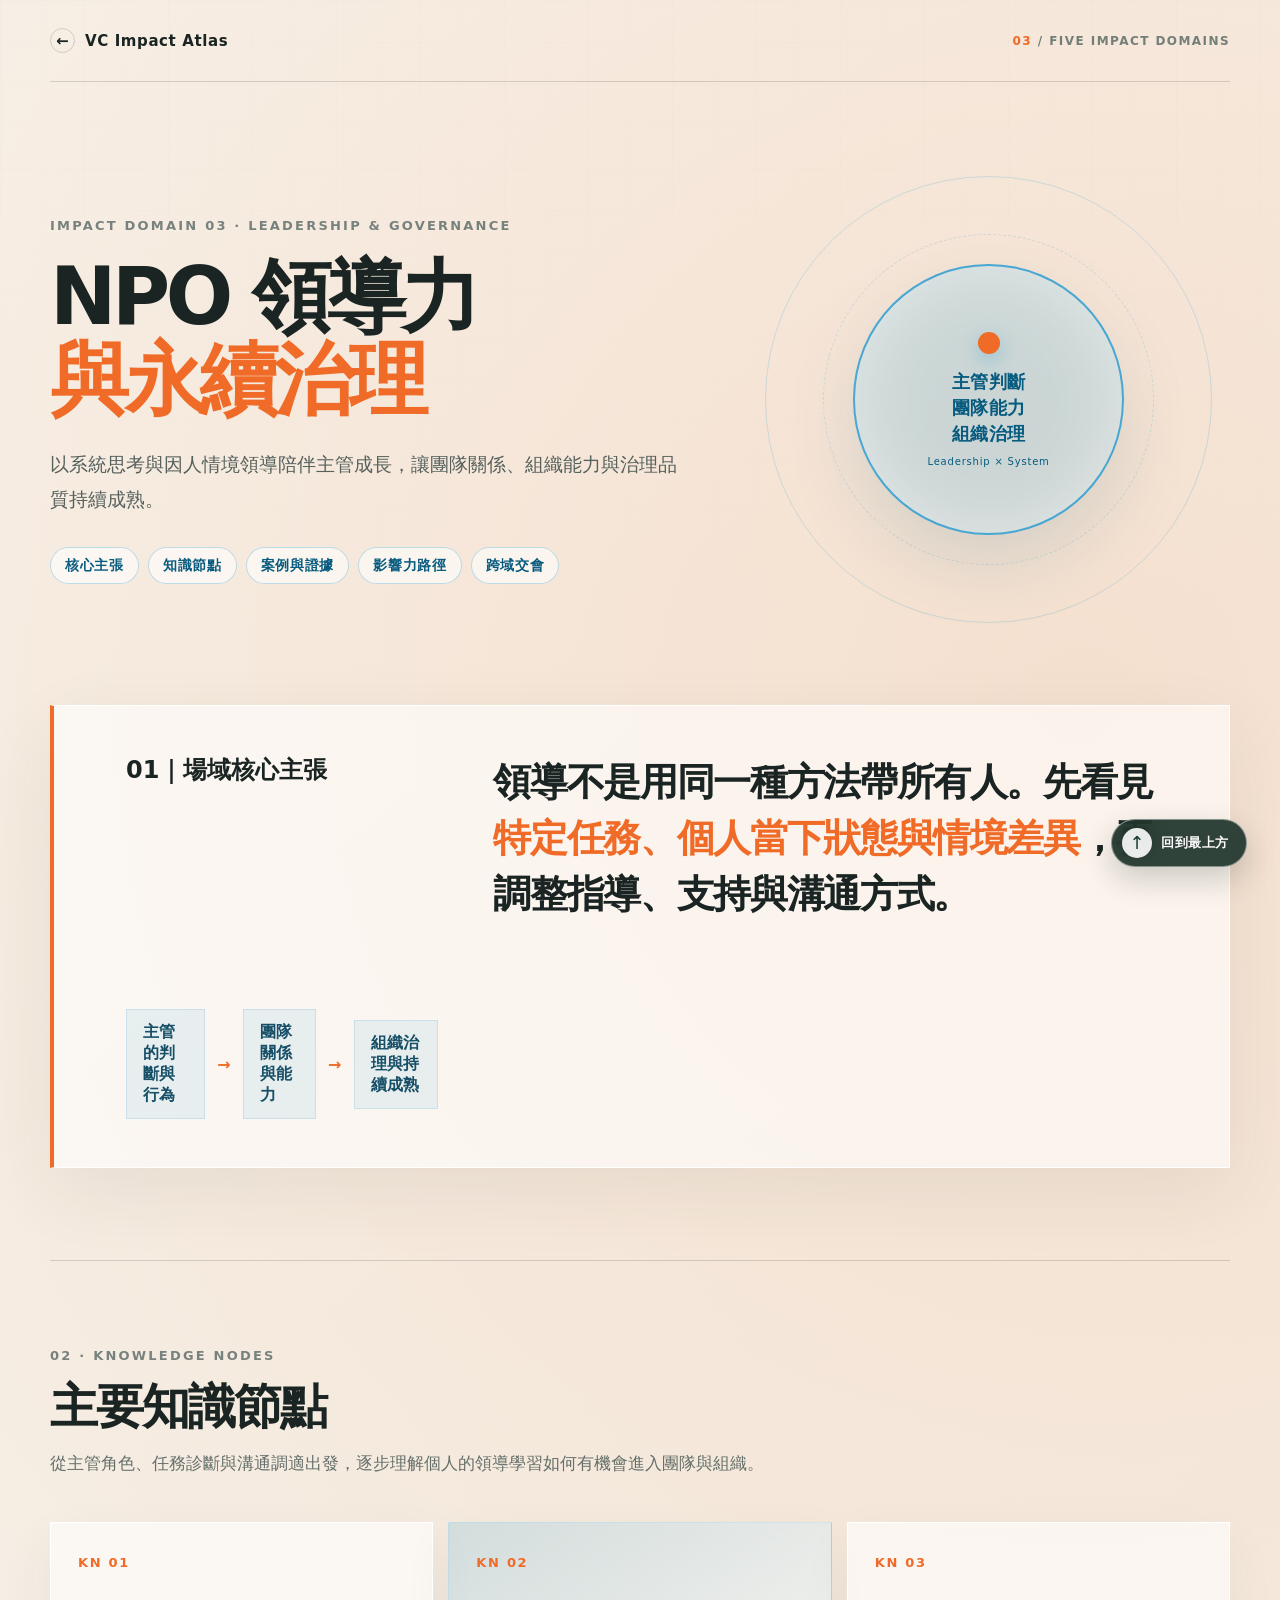
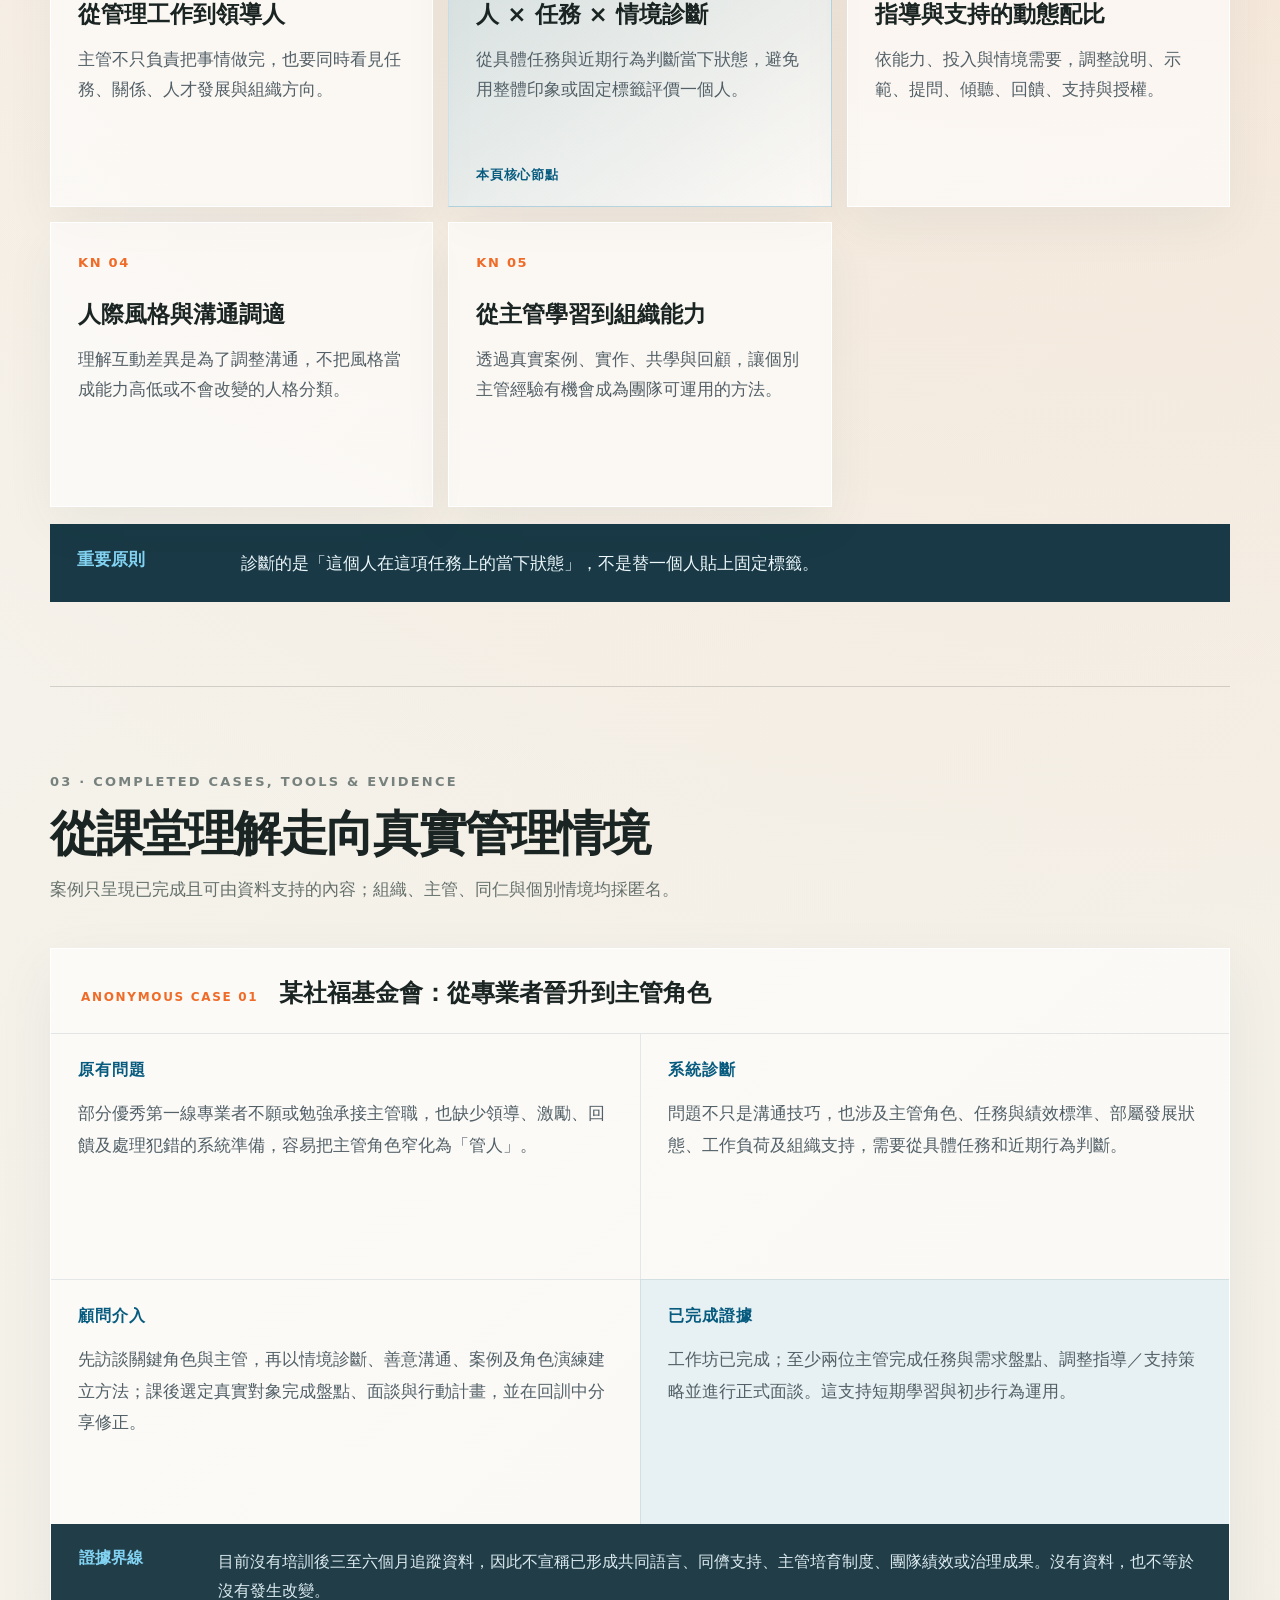
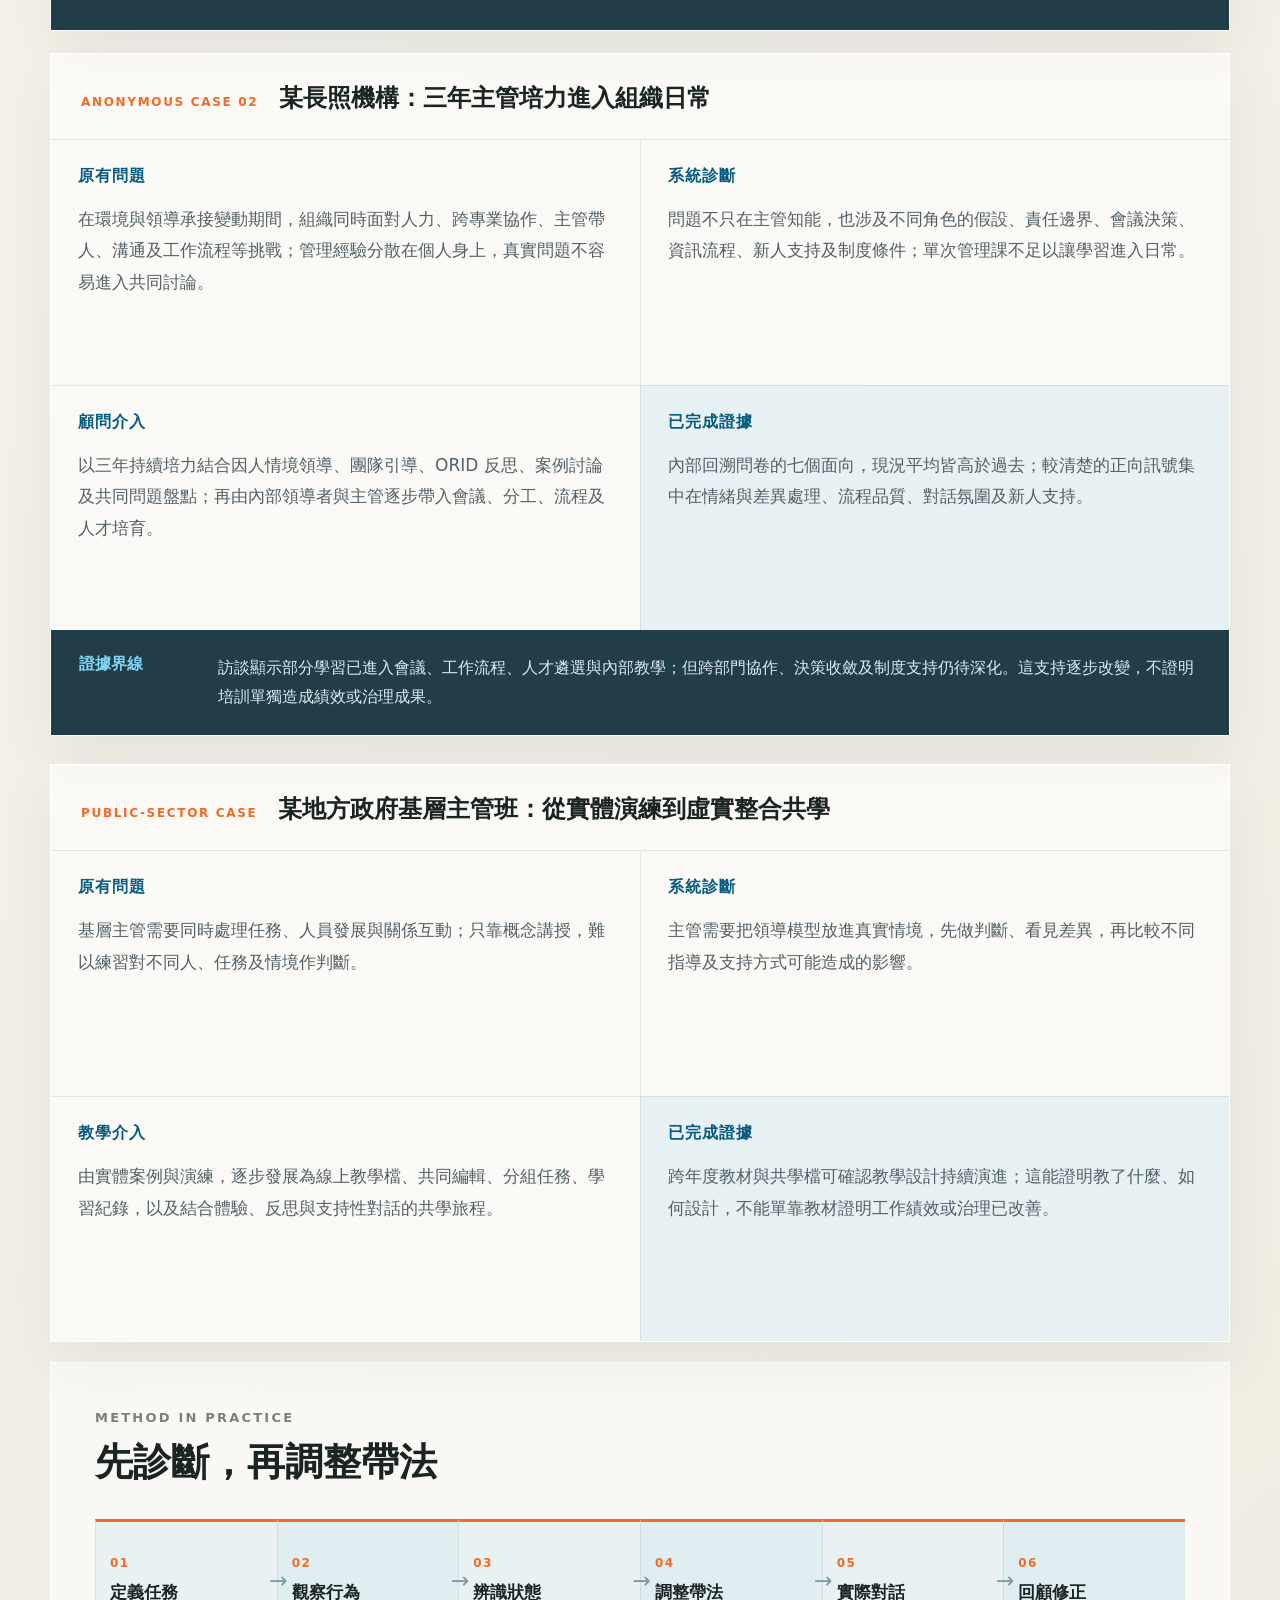
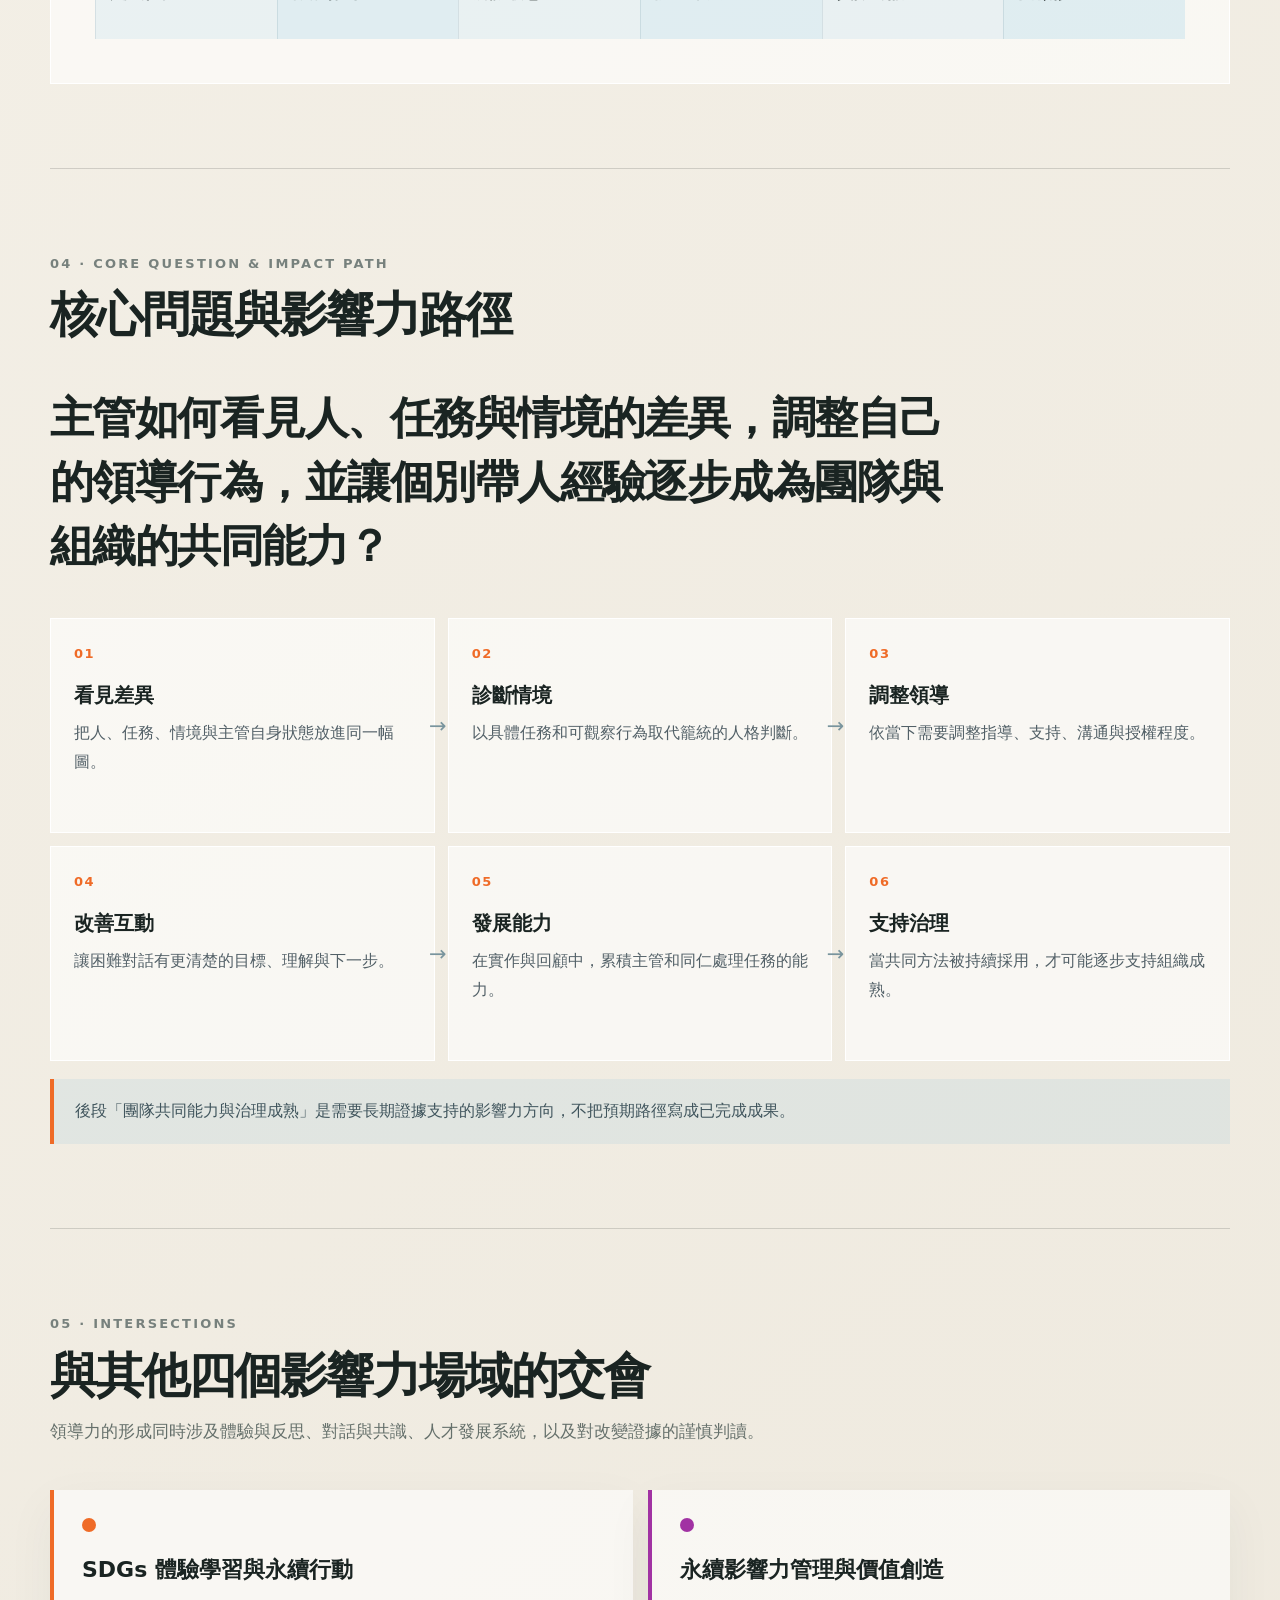
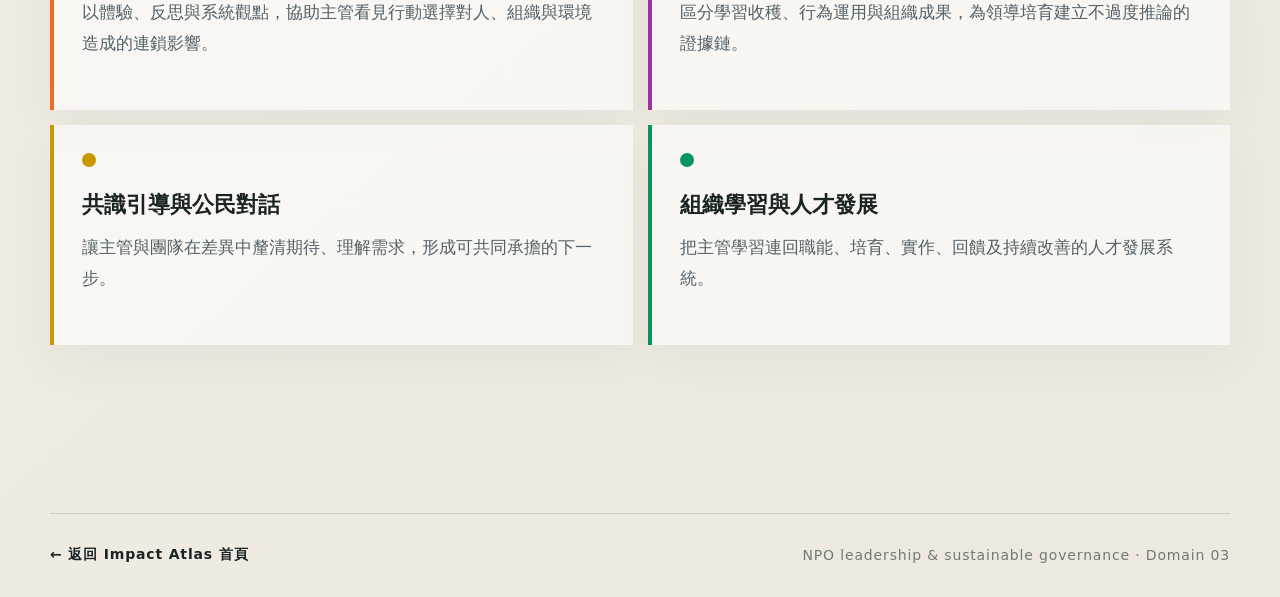
<file: domains/npo-leadership/index.html>
<!doctype html>
<html lang="zh-Hant"><head><meta charSet="utf-8"/><meta name="viewport" content="width=device-width, initial-scale=1"/><link rel="stylesheet" href="../../assets/style.css"><title>NPO 領導力與永續治理｜VC Impact Atlas</title><meta name="description" content="以系統思考與因人情境領導陪伴主管成長，讓團隊關係、組織能力與治理品質持續成熟。"/><meta property="og:title" content="NPO 領導力與永續治理｜VC Impact Atlas"/><meta property="og:description" content="先看見人、任務與情境的差異，再調整領導行為，支持主管與組織持續成熟。"/><meta name="twitter:card" content="summary"/><meta name="twitter:title" content="NPO 領導力與永續治理｜VC Impact Atlas"/><meta name="twitter:description" content="先看見人、任務與情境的差異，再調整領導行為，支持主管與組織持續成熟。"/>



</head><body class="__variable_geist_19ysh9d __variable_geist_mono_1001rt9 antialiased"><div class="domain-page leadership-page" id="top"><header class="domain-header"><a class="domain-back" href="../../index.html"><i aria-hidden="true">←</i><span>VC Impact Atlas</span></a><div class="domain-index"><strong>03</strong> / Five impact domains</div></header><main class="domain-main"><section class="domain-hero"><div><p class="domain-eyebrow">Impact domain 03 · Leadership &amp; governance</p><h1>NPO 領導力<br/><span>與永續治理</span></h1><p class="domain-intro">以系統思考與因人情境領導陪伴主管成長，讓團隊關係、組織能力與治理品質持續成熟。</p><nav class="domain-tags" aria-label="本頁內容導覽"><a href="#core">核心主張</a><a href="#knowledge">知識節點</a><a href="#case">案例與證據</a><a href="#path">影響力路徑</a><a href="#intersections">跨域交會</a></nav></div><div class="domain-hero-visual" aria-label="NPO 領導力與永續治理的藍色影響力場域"><div class="domain-orb"><strong>主管判斷<br/>團隊能力<br/>組織治理</strong><small>Leadership × System</small></div></div></section><section class="domain-manifesto leadership-manifesto" id="core"><h2>01｜場域核心主張</h2><blockquote>領導不是用同一種方法帶所有人。先看見<span>特定任務、個人當下狀態與情境差異</span>，再調整指導、支持與溝通方式。</blockquote><div class="leadership-three-levels" aria-label="由主管到治理的三層改變"><span>主管的判斷與行為</span><i>→</i><span>團隊關係與能力</span><i>→</i><span>組織治理與持續成熟</span></div></section><section class="domain-section" id="knowledge"><div class="section-heading"><p class="section-kicker">02 · Knowledge nodes</p><h2>主要知識節點</h2><p>從主管角色、任務診斷與溝通調適出發，逐步理解個人的領導學習如何有機會進入團隊與組織。</p></div><div class="leadership-knowledge-grid"><article class=""><span>KN 01</span><h3>從管理工作到領導人</h3><p>主管不只負責把事情做完，也要同時看見任務、關係、人才發展與組織方向。</p></article><article class="primary"><span>KN 02</span><h3>人 × 任務 × 情境診斷</h3><p>從具體任務與近期行為判斷當下狀態，避免用整體印象或固定標籤評價一個人。</p><strong>本頁核心節點</strong></article><article class=""><span>KN 03</span><h3>指導與支持的動態配比</h3><p>依能力、投入與情境需要，調整說明、示範、提問、傾聽、回饋、支持與授權。</p></article><article class=""><span>KN 04</span><h3>人際風格與溝通調適</h3><p>理解互動差異是為了調整溝通，不把風格當成能力高低或不會改變的人格分類。</p></article><article class=""><span>KN 05</span><h3>從主管學習到組織能力</h3><p>透過真實案例、實作、共學與回顧，讓個別主管經驗有機會成為團隊可運用的方法。</p></article></div><aside class="leadership-principle"><strong>重要原則</strong><p>診斷的是「這個人在這項任務上的當下狀態」，不是替一個人貼上固定標籤。</p></aside></section><section class="domain-section" id="case"><div class="section-heading"><p class="section-kicker">03 · Completed cases, tools &amp; evidence</p><h2>從課堂理解走向真實管理情境</h2><p>案例只呈現已完成且可由資料支持的內容；組織、主管、同仁與個別情境均採匿名。</p></div><div class="leadership-case-list"><article class="leadership-case"><header><span>ANONYMOUS CASE 01</span><h3>某社福基金會：從專業者晉升到主管角色</h3></header><div class="leadership-case-grid"><section><b>原有問題</b><p>部分優秀第一線專業者不願或勉強承接主管職，也缺少領導、激勵、回饋及處理犯錯的系統準備，容易把主管角色窄化為「管人」。</p></section><section><b>系統診斷</b><p>問題不只是溝通技巧，也涉及主管角色、任務與績效標準、部屬發展狀態、工作負荷及組織支持，需要從具體任務和近期行為判斷。</p></section><section><b>顧問介入</b><p>先訪談關鍵角色與主管，再以情境診斷、善意溝通、案例及角色演練建立方法；課後選定真實對象完成盤點、面談與行動計畫，並在回訓中分享修正。</p></section><section class="case-confirmed"><b>已完成證據</b><p>工作坊已完成；至少兩位主管完成任務與需求盤點、調整指導／支持策略並進行正式面談。這支持短期學習與初步行為運用。</p></section></div><footer><strong>證據界線</strong><p>目前沒有培訓後三至六個月追蹤資料，因此不宣稱已形成共同語言、同儕支持、主管培育制度、團隊績效或治理成果。沒有資料，也不等於沒有發生改變。</p></footer></article><article class="leadership-case"><header><span>ANONYMOUS CASE 02</span><h3>某長照機構：三年主管培力進入組織日常</h3></header><div class="leadership-case-grid"><section><b>原有問題</b><p>在環境與領導承接變動期間，組織同時面對人力、跨專業協作、主管帶人、溝通及工作流程等挑戰；管理經驗分散在個人身上，真實問題不容易進入共同討論。</p></section><section><b>系統診斷</b><p>問題不只在主管知能，也涉及不同角色的假設、責任邊界、會議決策、資訊流程、新人支持及制度條件；單次管理課不足以讓學習進入日常。</p></section><section><b>顧問介入</b><p>以三年持續培力結合因人情境領導、團隊引導、ORID 反思、案例討論及共同問題盤點；再由內部領導者與主管逐步帶入會議、分工、流程及人才培育。</p></section><section class="case-confirmed"><b>已完成證據</b><p>內部回溯問卷的七個面向，現況平均皆高於過去；較清楚的正向訊號集中在情緒與差異處理、流程品質、對話氛圍及新人支持。</p></section></div><footer><strong>證據界線</strong><p>訪談顯示部分學習已進入會議、工作流程、人才遴選與內部教學；但跨部門協作、決策收斂及制度支持仍待深化。這支持逐步改變，不證明培訓單獨造成績效或治理成果。</p></footer></article><article class="leadership-case compact"><header><span>PUBLIC-SECTOR CASE</span><h3>某地方政府基層主管班：從實體演練到虛實整合共學</h3></header><div class="leadership-case-grid"><section><b>原有問題</b><p>基層主管需要同時處理任務、人員發展與關係互動；只靠概念講授，難以練習對不同人、任務及情境作判斷。</p></section><section><b>系統診斷</b><p>主管需要把領導模型放進真實情境，先做判斷、看見差異，再比較不同指導及支持方式可能造成的影響。</p></section><section><b>教學介入</b><p>由實體案例與演練，逐步發展為線上教學檔、共同編輯、分組任務、學習紀錄，以及結合體驗、反思與支持性對話的共學旅程。</p></section><section class="case-confirmed"><b>已完成證據</b><p>跨年度教材與共學檔可確認教學設計持續演進；這能證明教了什麼、如何設計，不能單靠教材證明工作績效或治理已改善。</p></section></div></article></div><section class="leadership-method" aria-labelledby="leadership-method-title"><header><p class="section-kicker">Method in practice</p><h3 id="leadership-method-title">先診斷，再調整帶法</h3></header><div class="leadership-method-path"><article><b>01</b><strong>定義任務</strong><i aria-hidden="true">→</i></article><article><b>02</b><strong>觀察行為</strong><i aria-hidden="true">→</i></article><article><b>03</b><strong>辨識狀態</strong><i aria-hidden="true">→</i></article><article><b>04</b><strong>調整帶法</strong><i aria-hidden="true">→</i></article><article><b>05</b><strong>實際對話</strong><i aria-hidden="true">→</i></article><article><b>06</b><strong>回顧修正</strong></article></div></section></section><section class="domain-section" id="path"><div class="section-heading"><p class="section-kicker">04 · Core question &amp; impact path</p><h2>核心問題與影響力路徑</h2></div><p class="leadership-question">主管如何看見人、任務與情境的差異，調整自己的領導行為，並讓個別帶人經驗逐步成為團隊與組織的共同能力？</p><div class="leadership-impact-path"><article><b>01</b><strong>看見差異</strong><p>把人、任務、情境與主管自身狀態放進同一幅圖。</p><i aria-hidden="true">→</i></article><article><b>02</b><strong>診斷情境</strong><p>以具體任務和可觀察行為取代籠統的人格判斷。</p><i aria-hidden="true">→</i></article><article><b>03</b><strong>調整領導</strong><p>依當下需要調整指導、支持、溝通與授權程度。</p><i aria-hidden="true">→</i></article><article><b>04</b><strong>改善互動</strong><p>讓困難對話有更清楚的目標、理解與下一步。</p><i aria-hidden="true">→</i></article><article><b>05</b><strong>發展能力</strong><p>在實作與回顧中，累積主管和同仁處理任務的能力。</p><i aria-hidden="true">→</i></article><article><b>06</b><strong>支持治理</strong><p>當共同方法被持續採用，才可能逐步支持組織成熟。</p></article></div><p class="leadership-path-note">後段「團隊共同能力與治理成熟」是需要長期證據支持的影響力方向，不把預期路徑寫成已完成成果。</p></section><section class="domain-section leadership-intersections" id="intersections"><div class="section-heading"><p class="section-kicker">05 · Intersections</p><h2>與其他四個影響力場域的交會</h2><p>領導力的形成同時涉及體驗與反思、對話與共識、人才發展系統，以及對改變證據的謹慎判讀。</p></div><div class="leadership-intersection-grid"><article style="--intersection-color:#ef6b27"><i aria-hidden="true"></i><h3>SDGs 體驗學習與永續行動</h3><p>以體驗、反思與系統觀點，協助主管看見行動選擇對人、組織與環境造成的連鎖影響。</p></article><article style="--intersection-color:#a132a3"><i aria-hidden="true"></i><h3>永續影響力管理與價值創造</h3><p>區分學習收穫、行為運用與組織成果，為領導培育建立不過度推論的證據鏈。</p></article><article style="--intersection-color:#c99700"><i aria-hidden="true"></i><h3>共識引導與公民對話</h3><p>讓主管與團隊在差異中釐清期待、理解需求，形成可共同承擔的下一步。</p></article><article style="--intersection-color:#07955e"><i aria-hidden="true"></i><h3>組織學習與人才發展</h3><p>把主管學習連回職能、培育、實作、回饋及持續改善的人才發展系統。</p></article></div></section></main><footer class="domain-footer"><a href="../../index.html">← 返回 Impact Atlas 首頁</a><span>NPO leadership &amp; sustainable governance · Domain 03</span></footer></div><a class="back-to-top" href="#top" aria-label="回到頁面最上方"><span aria-hidden="true">↑</span><strong>回到最上方</strong></a><script src="../../assets/site.js" defer></script></body></html>
</file>
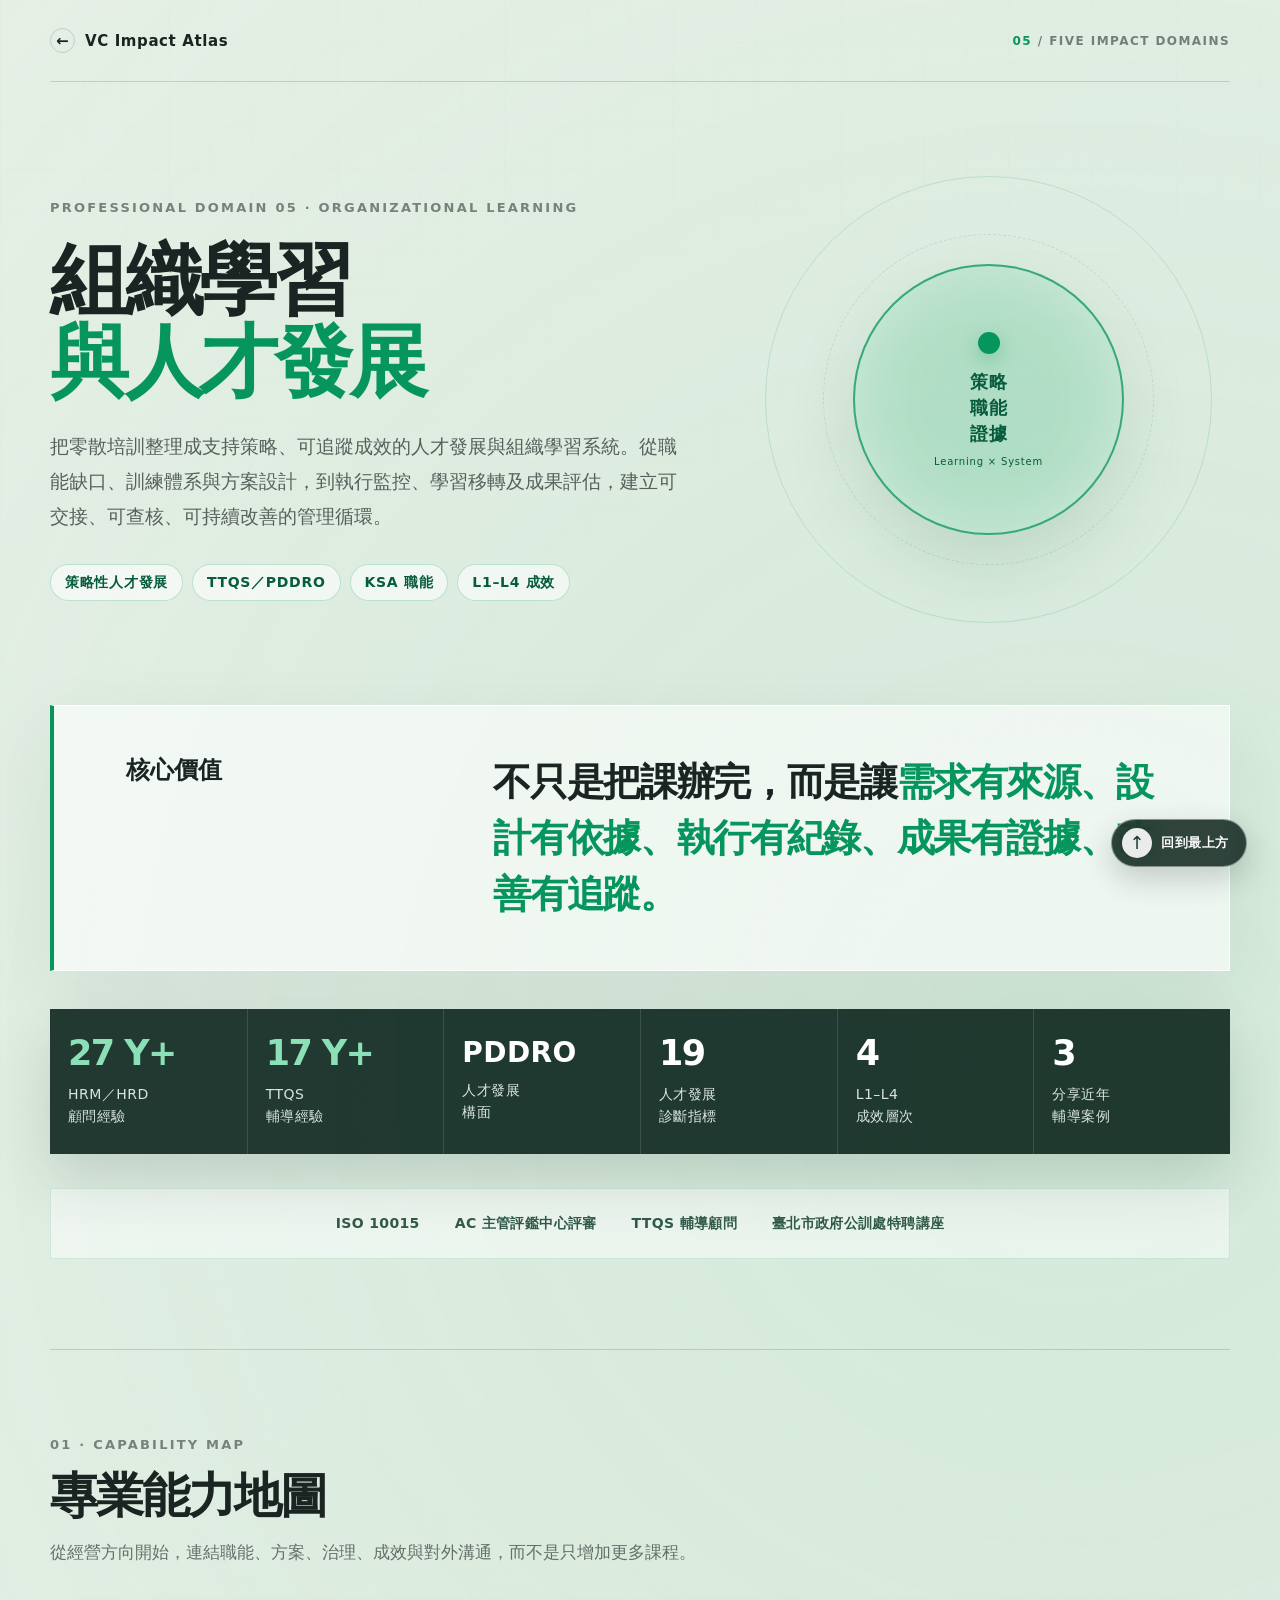
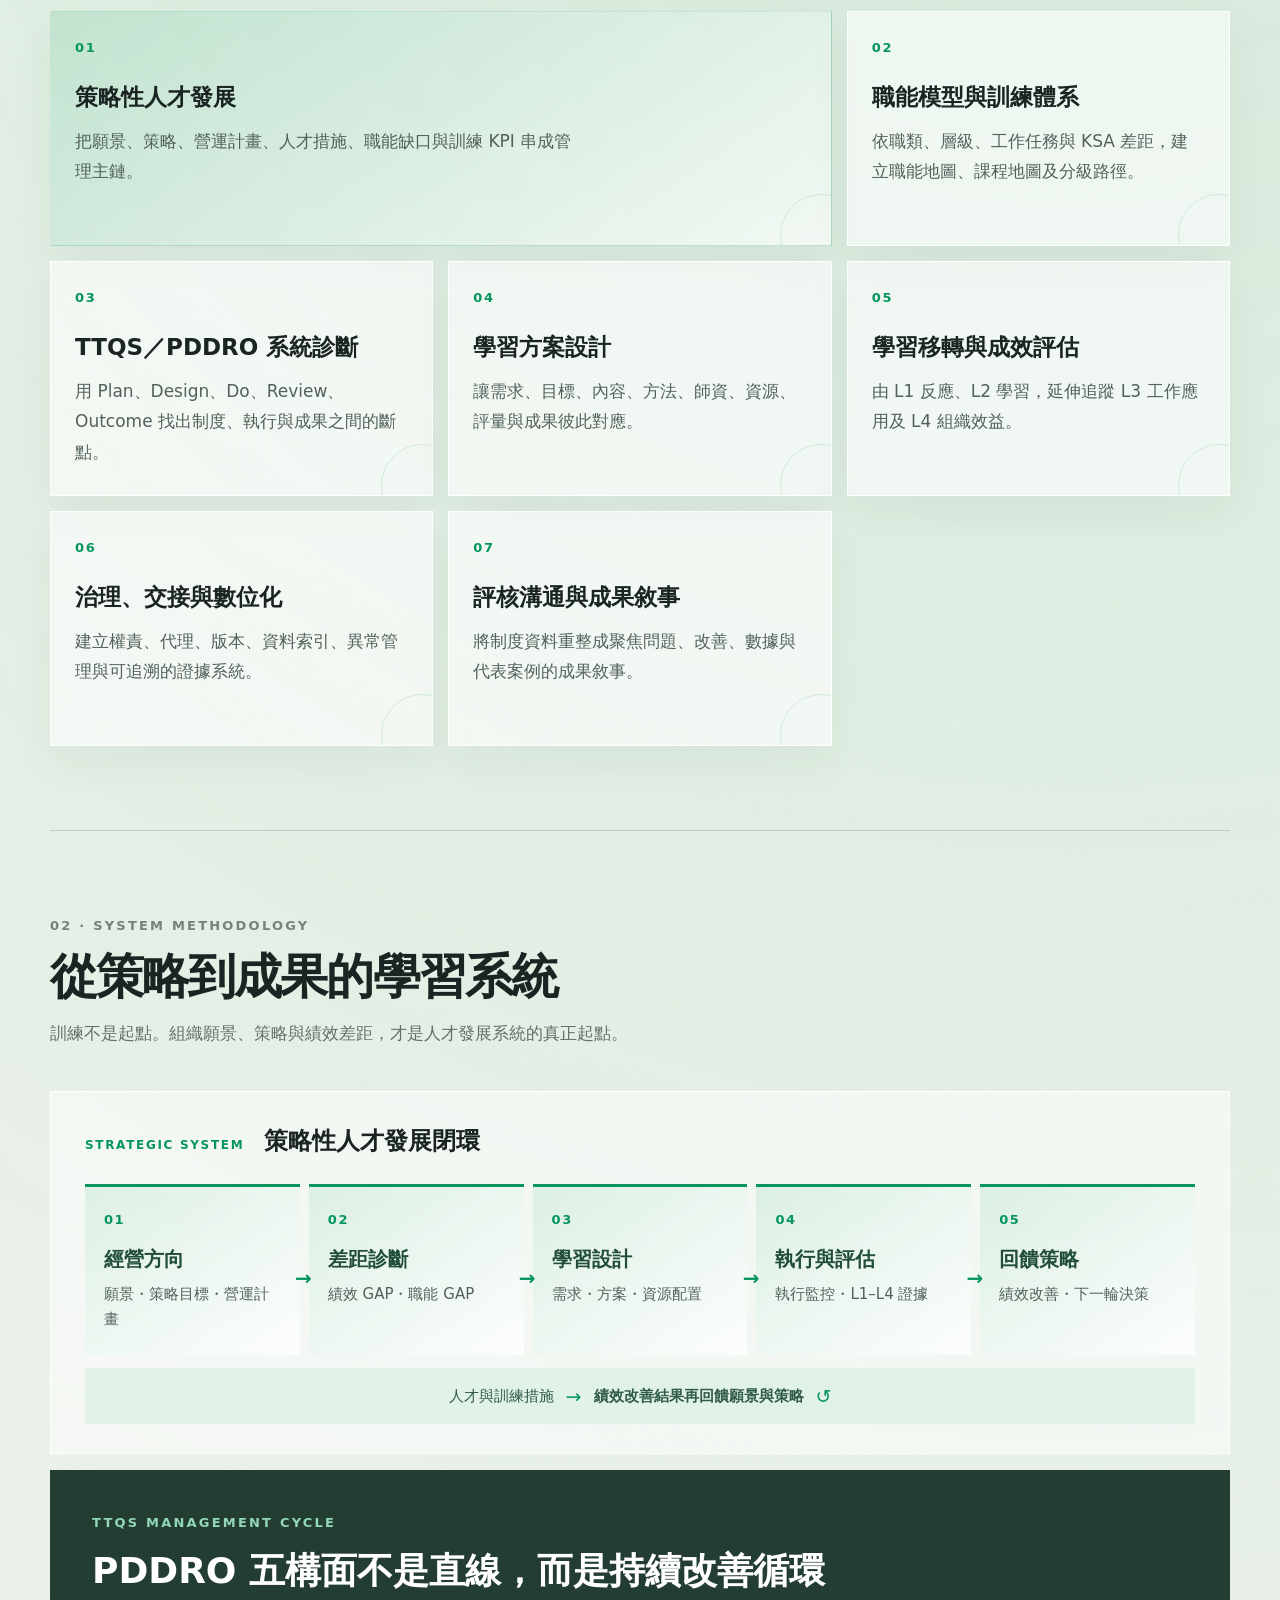
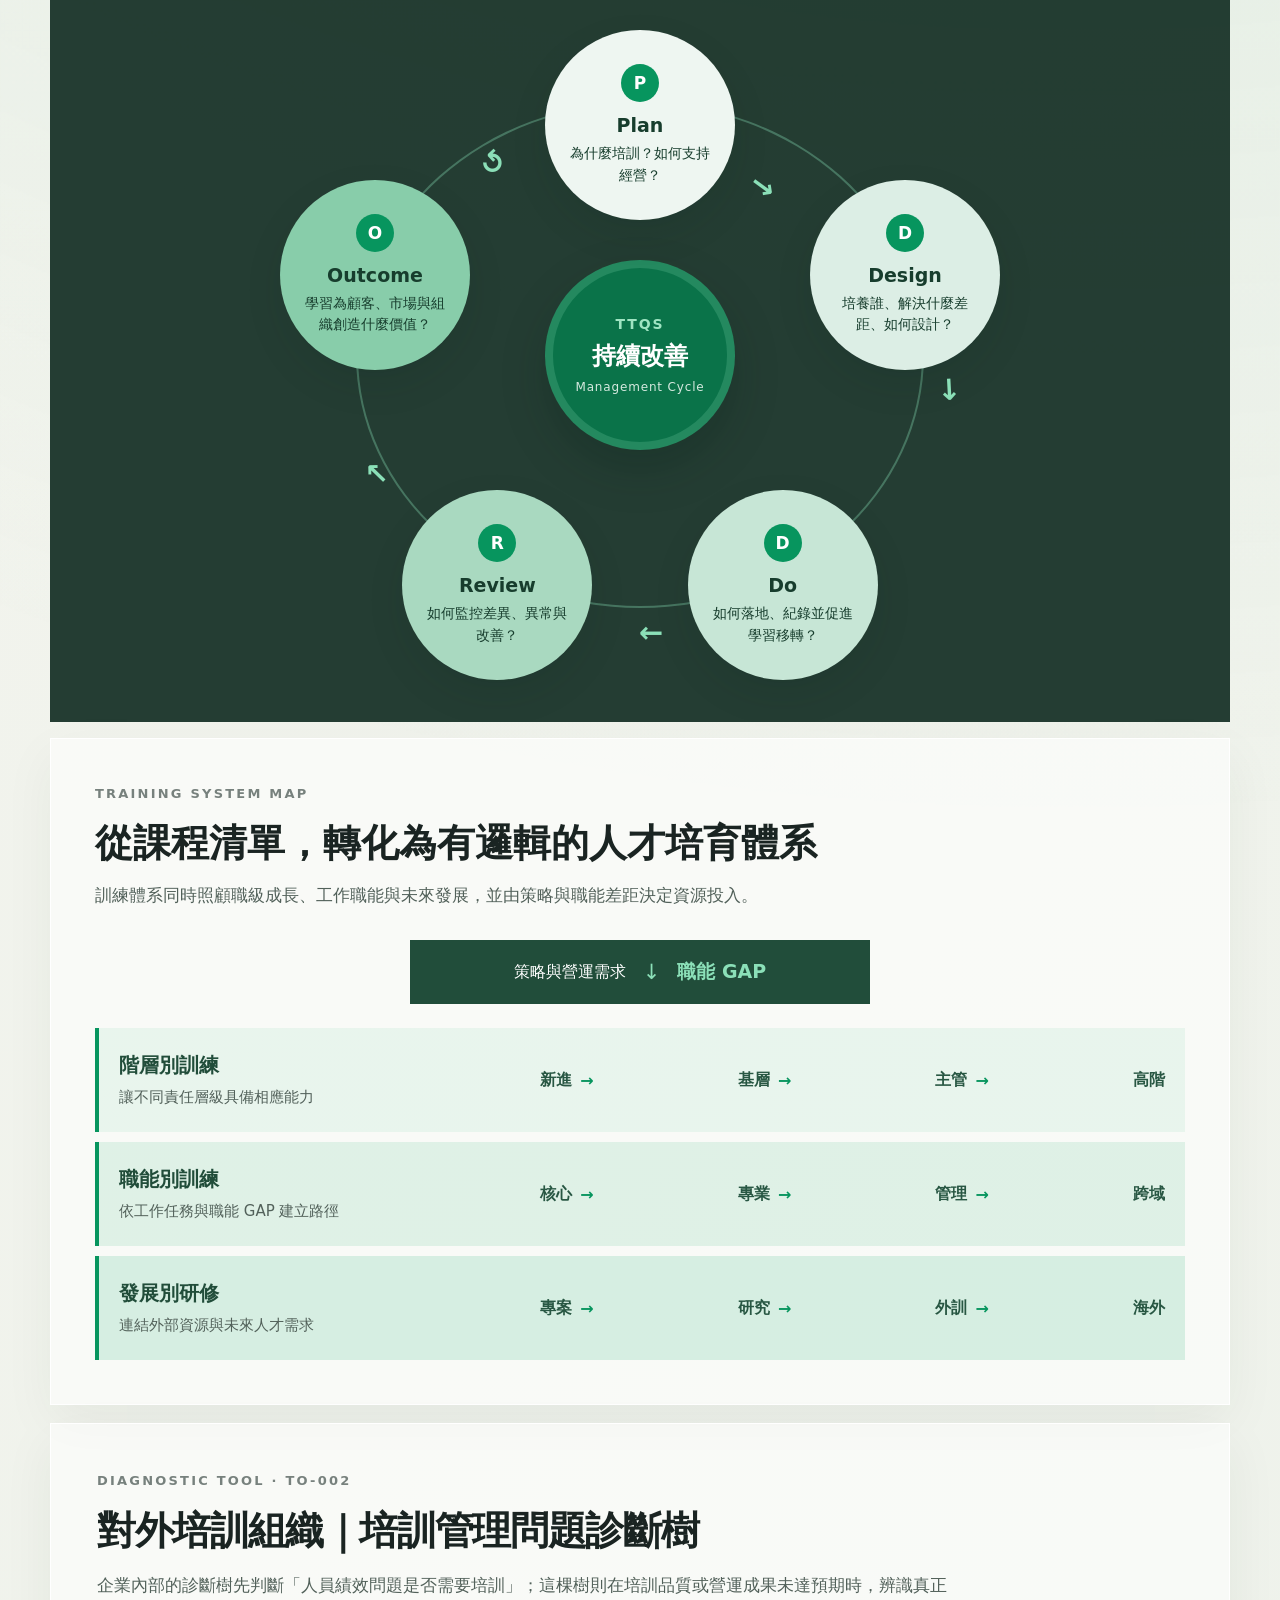
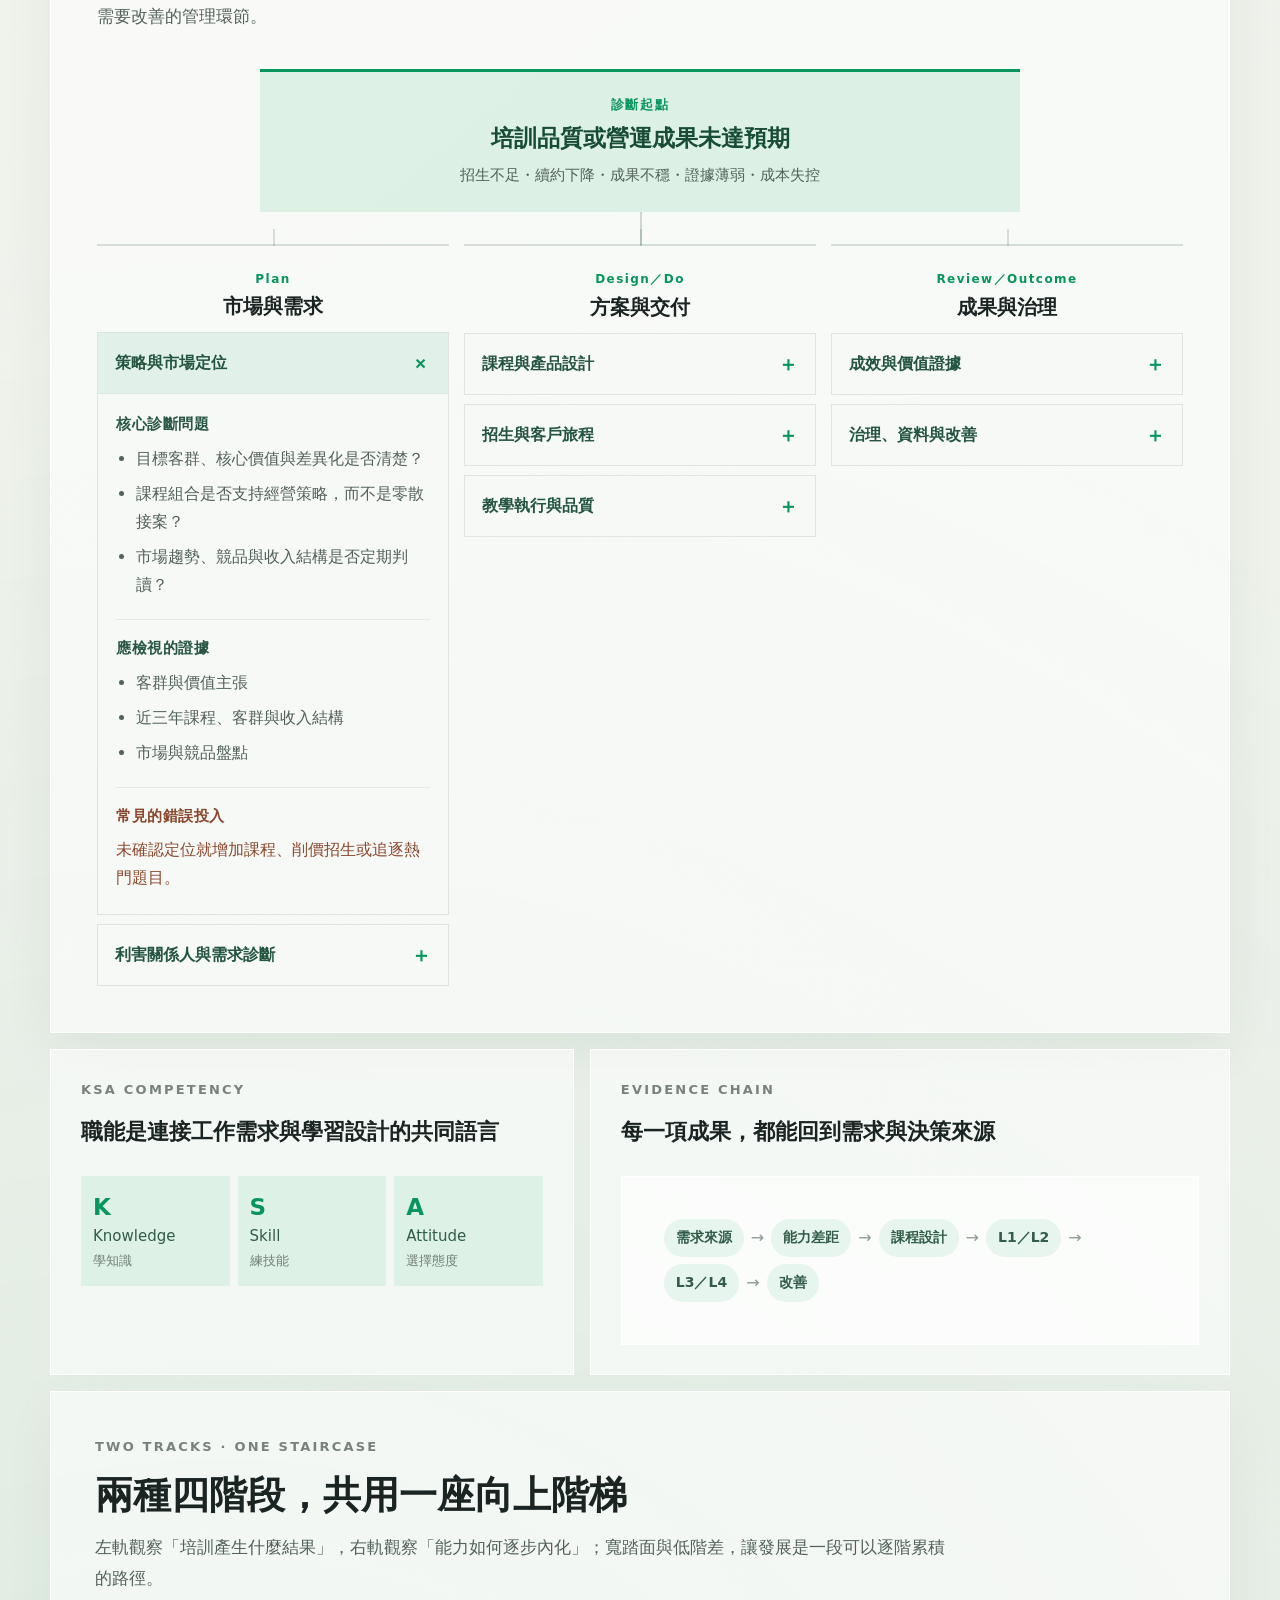
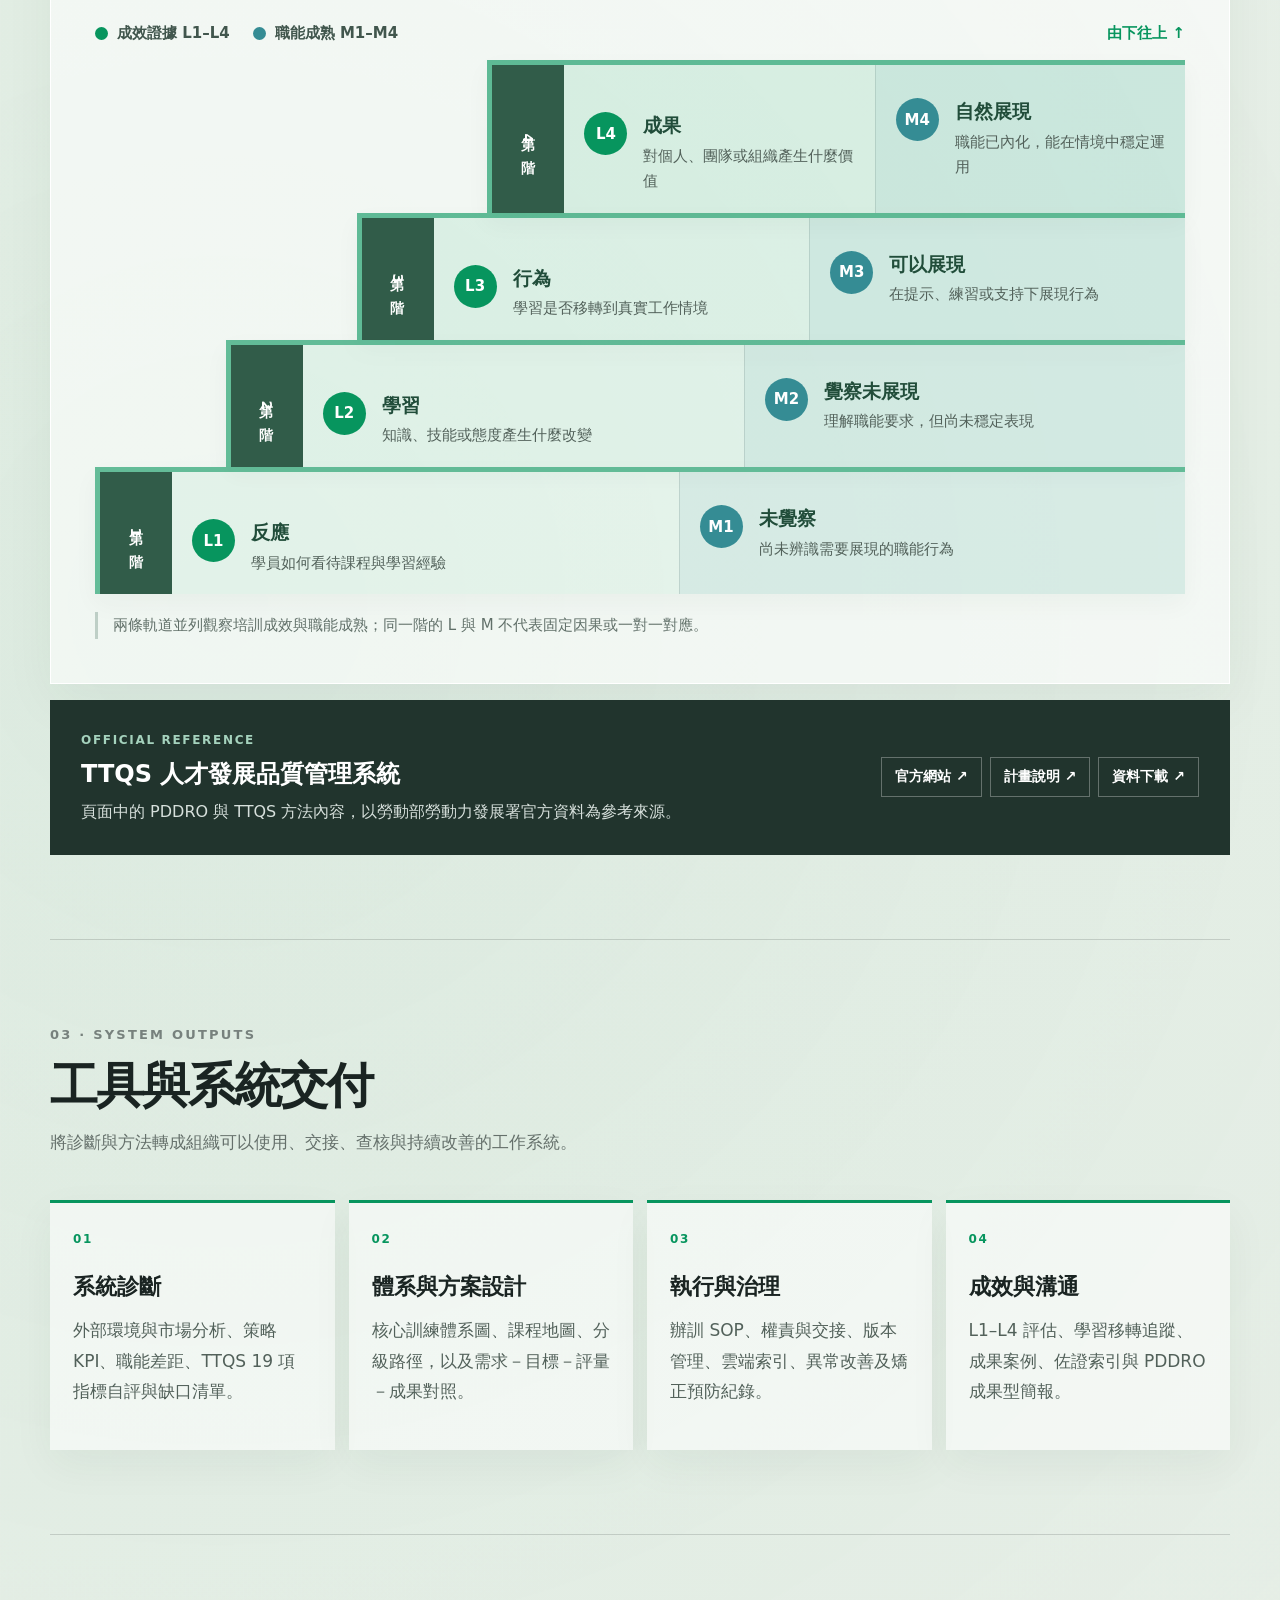
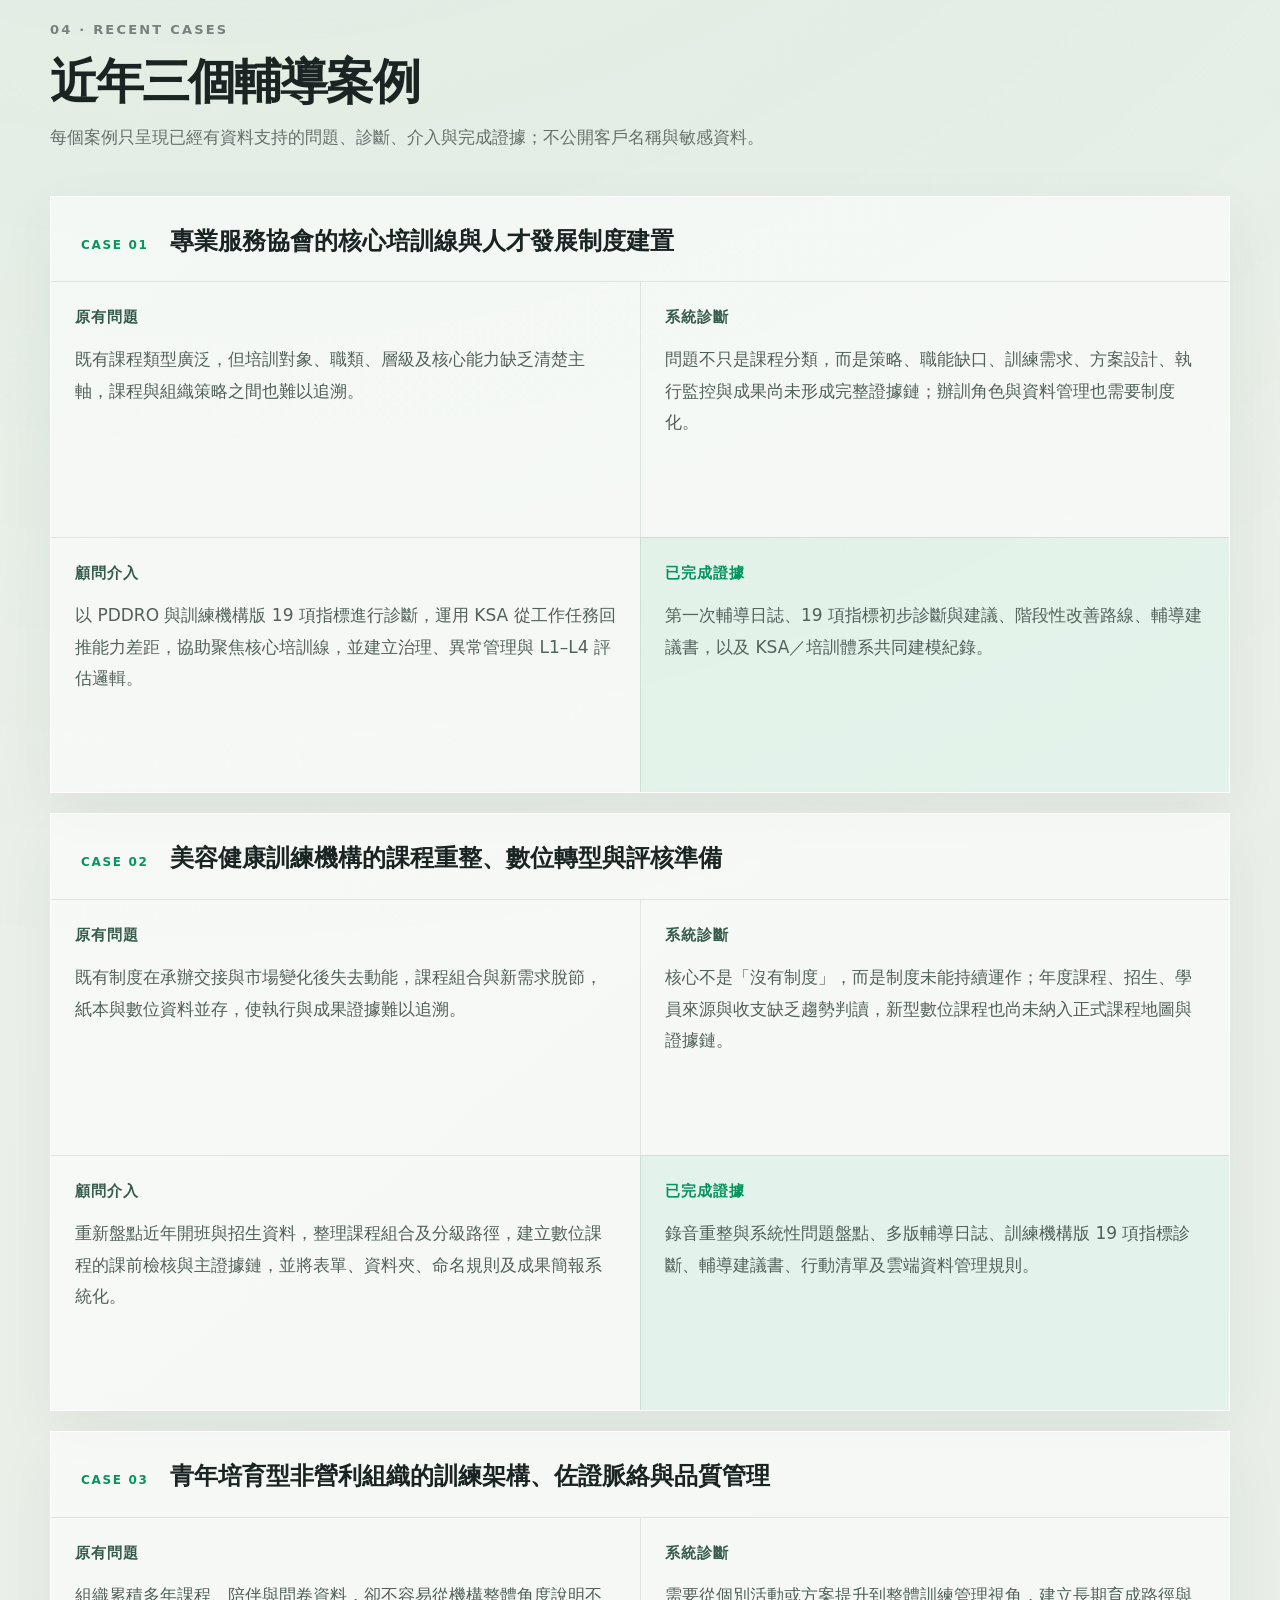
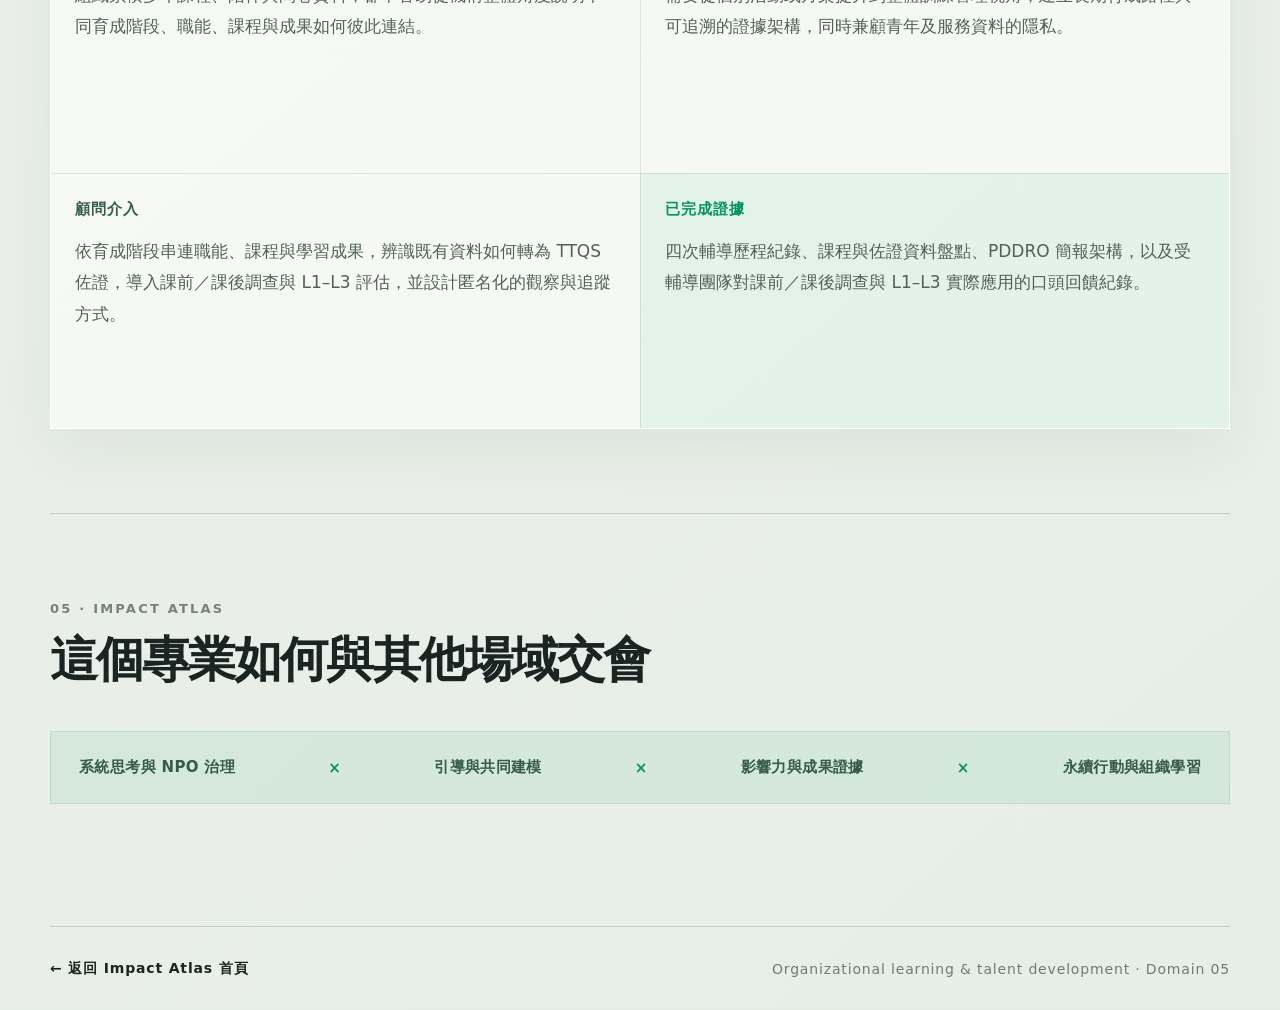
<file: domains/organization-learning/index.html>
<!doctype html>
<html lang="zh-Hant"><head><meta charSet="utf-8"/><meta name="viewport" content="width=device-width, initial-scale=1"/><link rel="stylesheet" href="../../assets/style.css"><title>組織學習與人才發展｜VC Impact Atlas</title><meta name="description" content="把零散培訓整理成支持策略、可追蹤成效的人才發展與組織學習系統。"/><meta property="og:title" content="組織學習與人才發展｜VC Impact Atlas"/><meta property="og:description" content="從策略、職能、方案與治理，建立可交接、可查核、可持續改善的人才發展系統。"/><meta name="twitter:card" content="summary"/><meta name="twitter:title" content="組織學習與人才發展｜VC Impact Atlas"/><meta name="twitter:description" content="把零散培訓整理成支持策略、可追蹤成效的人才發展與組織學習系統。"/>



</head><body class="__variable_geist_19ysh9d __variable_geist_mono_1001rt9 antialiased"><div class="domain-page learning-page" id="top"><header class="domain-header"><a class="domain-back" href="../../index.html"><i aria-hidden="true">←</i><span>VC Impact Atlas</span></a><div class="domain-index"><strong>05</strong> / Five impact domains</div></header><main class="domain-main"><section class="domain-hero learning-hero"><div><p class="domain-eyebrow">Professional domain 05 · Organizational learning</p><h1>組織學習<br/><span>與人才發展</span></h1><p class="domain-intro">把零散培訓整理成支持策略、可追蹤成效的人才發展與組織學習系統。從職能缺口、訓練體系與方案設計，到執行監控、學習移轉及成果評估，建立可交接、可查核、可持續改善的管理循環。</p><nav class="domain-tags" aria-label="本頁方法導覽"><a href="#strategic-development">策略性人才發展</a><a href="#pddro">TTQS／PDDRO</a><a href="#ksa">KSA 職能</a><a href="#outcome-levels">L1–L4 成效</a></nav></div><div class="domain-hero-visual" aria-label="組織學習與人才發展的綠色系統場域"><div class="domain-orb learning-orb"><strong>策略<br/>職能<br/>證據</strong><small>Learning × System</small></div></div></section><section class="domain-manifesto learning-manifesto"><h2>核心價值</h2><blockquote>不只是把課辦完，而是讓<span>需求有來源、設計有依據、執行有紀錄、成果有證據、改善有追蹤。</span></blockquote></section><section class="learning-proof" aria-label="專業經驗與人才發展證據"><div class="proof-metric featured"><strong>27 Y+</strong><span>HRM／HRD<br/>顧問經驗</span></div><div class="proof-metric featured"><strong>17 Y+</strong><span>TTQS<br/>輔導經驗</span></div><div class="proof-metric method"><strong>PDDRO</strong><span>人才發展<br/>構面</span></div><div class="proof-metric"><strong>19</strong><span>人才發展<br/>診斷指標</span></div><div class="proof-metric"><strong>4</strong><span>L1–L4<br/>成效層次</span></div><div class="proof-metric"><strong>3</strong><span>分享近年<br/>輔導案例</span></div></section><section class="learning-roles" aria-label="專業經歷"><span>ISO 10015</span><span>AC 主管評鑑中心評審</span><span>TTQS 輔導顧問</span><span>臺北市政府公訓處特聘講座</span></section><section class="domain-section" id="capabilities"><div class="section-heading"><p class="section-kicker">01 · Capability map</p><h2>專業能力地圖</h2><p>從經營方向開始，連結職能、方案、治理、成效與對外溝通，而不是只增加更多課程。</p></div><div class="learning-capability-grid"><article class="learning-capability"><b>01</b><h3>策略性人才發展</h3><p>把願景、策略、營運計畫、人才措施、職能缺口與訓練 KPI 串成管理主鏈。</p></article><article class="learning-capability"><b>02</b><h3>職能模型與訓練體系</h3><p>依職類、層級、工作任務與 KSA 差距，建立職能地圖、課程地圖及分級路徑。</p></article><article class="learning-capability"><b>03</b><h3>TTQS／PDDRO 系統診斷</h3><p>用 Plan、Design、Do、Review、Outcome 找出制度、執行與成果之間的斷點。</p></article><article class="learning-capability"><b>04</b><h3>學習方案設計</h3><p>讓需求、目標、內容、方法、師資、資源、評量與成果彼此對應。</p></article><article class="learning-capability"><b>05</b><h3>學習移轉與成效評估</h3><p>由 L1 反應、L2 學習，延伸追蹤 L3 工作應用及 L4 組織效益。</p></article><article class="learning-capability"><b>06</b><h3>治理、交接與數位化</h3><p>建立權責、代理、版本、資料索引、異常管理與可追溯的證據系統。</p></article><article class="learning-capability"><b>07</b><h3>評核溝通與成果敘事</h3><p>將制度資料重整成聚焦問題、改善、數據與代表案例的成果敘事。</p></article></div></section><section class="domain-section" id="method"><div class="section-heading"><p class="section-kicker">02 · System methodology</p><h2>從策略到成果的學習系統</h2><p>訓練不是起點。組織願景、策略與績效差距，才是人才發展系統的真正起點。</p></div><div class="learning-method-block" id="strategic-development"><header><span>STRATEGIC SYSTEM</span><h3>策略性人才發展閉環</h3></header><div class="strategic-system"><article><span>01</span><strong>經營方向</strong><p>願景・策略目標・營運計畫</p></article><article><span>02</span><strong>差距診斷</strong><p>績效 GAP・職能 GAP</p></article><article><span>03</span><strong>學習設計</strong><p>需求・方案・資源配置</p></article><article><span>04</span><strong>執行與評估</strong><p>執行監控・L1–L4 證據</p></article><article><span>05</span><strong>回饋策略</strong><p>績效改善・下一輪決策</p></article></div><div class="strategic-feedback"><span>人才與訓練措施</span><i aria-hidden="true">→</i><strong>績效改善結果再回饋願景與策略</strong><i aria-hidden="true">↺</i></div></div><section class="pddro-visual" id="pddro" aria-labelledby="pddro-title"><header><p class="section-kicker">TTQS management cycle</p><h3 id="pddro-title">PDDRO 五構面不是直線，而是持續改善循環</h3></header><div class="pddro-cycle"><div class="pddro-core"><span>TTQS</span><strong>持續改善</strong><small>Management Cycle</small></div><article><b>P</b><h4>Plan</h4><p>為什麼培訓？如何支持經營？</p><i aria-hidden="true">→</i></article><article><b>D</b><h4>Design</h4><p>培養誰、解決什麼差距、如何設計？</p><i aria-hidden="true">→</i></article><article><b>D</b><h4>Do</h4><p>如何落地、紀錄並促進學習移轉？</p><i aria-hidden="true">→</i></article><article><b>R</b><h4>Review</h4><p>如何監控差異、異常與改善？</p><i aria-hidden="true">→</i></article><article><b>O</b><h4>Outcome</h4><p>學習為顧客、市場與組織創造什麼價值？</p><i aria-hidden="true">↺</i></article></div></section><section class="training-system-map" aria-labelledby="training-system-title"><header><p class="section-kicker">Training system map</p><h3 id="training-system-title">從課程清單，轉化為有邏輯的人才培育體系</h3><p>訓練體系同時照顧職級成長、工作職能與未來發展，並由策略與職能差距決定資源投入。</p></header><div class="training-system-core"><span>策略與營運需求</span><i aria-hidden="true">↓</i><strong>職能 GAP</strong></div><div class="training-system-tracks"><article><header><h4>階層別訓練</h4><p>讓不同責任層級具備相應能力</p></header><div><span>新進<i aria-hidden="true">→</i></span><span>基層<i aria-hidden="true">→</i></span><span>主管<i aria-hidden="true">→</i></span><span>高階</span></div></article><article><header><h4>職能別訓練</h4><p>依工作任務與職能 GAP 建立路徑</p></header><div><span>核心<i aria-hidden="true">→</i></span><span>專業<i aria-hidden="true">→</i></span><span>管理<i aria-hidden="true">→</i></span><span>跨域</span></div></article><article><header><h4>發展別研修</h4><p>連結外部資源與未來人才需求</p></header><div><span>專案<i aria-hidden="true">→</i></span><span>研究<i aria-hidden="true">→</i></span><span>外訓<i aria-hidden="true">→</i></span><span>海外</span></div></article></div></section><section class="training-diagnostic" id="training-diagnostic"><header><p class="section-kicker">Diagnostic tool · TO-002</p><h3>對外培訓組織｜培訓管理問題診斷樹</h3><p>企業內部的診斷樹先判斷「人員績效問題是否需要培訓」；這棵樹則在培訓品質或營運成果未達預期時，辨識真正需要改善的管理環節。</p></header><div class="diagnostic-root"><span>診斷起點</span><strong>培訓品質或營運成果未達預期</strong><p>招生不足・續約下降・成果不穩・證據薄弱・成本失控</p></div><div class="diagnostic-groups"><section class="diagnostic-group"><div class="diagnostic-group-heading"><span>Plan</span><h4>市場與需求</h4></div><details open=""><summary>策略與市場定位<i aria-hidden="true">＋</i></summary><div class="diagnostic-detail"><section><b>核心診斷問題</b><ul><li>目標客群、核心價值與差異化是否清楚？</li><li>課程組合是否支持經營策略，而不是零散接案？</li><li>市場趨勢、競品與收入結構是否定期判讀？</li></ul></section><section><b>應檢視的證據</b><ul><li>客群與價值主張</li><li>近三年課程、客群與收入結構</li><li>市場與競品盤點</li></ul></section><section class="diagnostic-misstep"><b>常見的錯誤投入</b><p>未確認定位就增加課程、削價招生或追逐熱門題目。</p></section></div></details><details><summary>利害關係人與需求診斷<i aria-hidden="true">＋</i></summary><div class="diagnostic-detail"><section><b>核心診斷問題</b><ul><li>需求來自客戶績效問題，還是窗口的主觀想像？</li><li>決策者、主管與學員的需求是否分開辨識？</li><li>需求是否轉成職能差距與可衡量的學習目標？</li></ul></section><section><b>應檢視的證據</b><ul><li>訪談、問卷與營運資料</li><li>工作任務與職能 GAP</li><li>需求—目標對照表</li></ul></section><section class="diagnostic-misstep"><b>常見的錯誤投入</b><p>只依客戶指定題目排課，把所有問題都當成培訓問題。</p></section></div></details></section><section class="diagnostic-group"><div class="diagnostic-group-heading"><span>Design／Do</span><h4>方案與交付</h4></div><details><summary>課程與產品設計<i aria-hidden="true">＋</i></summary><div class="diagnostic-detail"><section><b>核心診斷問題</b><ul><li>課程目標是否對應需求與職能差距？</li><li>內容、方法、師資、評量與成果是否彼此一致？</li><li>課程組合是否形成分級路徑與可辨識的產品線？</li></ul></section><section><b>應檢視的證據</b><ul><li>課程地圖與分級路徑</li><li>需求—目標—評量對照</li><li>師資與教材選用標準</li></ul></section><section class="diagnostic-misstep"><b>常見的錯誤投入</b><p>先找講師與教材，再回頭替課程補上目標。</p></section></div></details><details><summary>招生與客戶旅程<i aria-hidden="true">＋</i></summary><div class="diagnostic-detail"><section><b>核心診斷問題</b><ul><li>招生不足是定位、通路、轉換還是產品問題？</li><li>從接觸、諮詢、報名到課後服務是否順暢？</li><li>招生承諾是否與實際學習成果一致？</li></ul></section><section><b>應檢視的證據</b><ul><li>各通路招生與轉換資料</li><li>退費、缺席與客服紀錄</li><li>客戶旅程與續約資料</li></ul></section><section class="diagnostic-misstep"><b>常見的錯誤投入</b><p>把招生下降只歸因於宣傳不足，持續增加廣告投入。</p></section></div></details><details><summary>教學執行與品質<i aria-hidden="true">＋</i></summary><div class="diagnostic-detail"><section><b>核心診斷問題</b><ul><li>講師、教材、設備與行政是否符合設計標準？</li><li>執行差異、異常與學員反應是否即時處理？</li><li>線上、實體與混成課程是否有一致的品質規範？</li></ul></section><section><b>應檢視的證據</b><ul><li>辦訓 SOP 與執行紀錄</li><li>講師與教材版本紀錄</li><li>異常、客訴與改善紀錄</li></ul></section><section class="diagnostic-misstep"><b>常見的錯誤投入</b><p>只看滿意度平均分數，忽略執行差異與關鍵異常。</p></section></div></details></section><section class="diagnostic-group"><div class="diagnostic-group-heading"><span>Review／Outcome</span><h4>成果與治理</h4></div><details><summary>成效與價值證據<i aria-hidden="true">＋</i></summary><div class="diagnostic-detail"><section><b>核心診斷問題</b><ul><li>除了滿意度，是否知道學員真正學會什麼？</li><li>學習能否移轉到工作行為並支持客戶成果？</li><li>成果是否能回應原始需求並形成續約價值？</li></ul></section><section><b>應檢視的證據</b><ul><li>L1–L4 成效資料</li><li>課後行動與主管觀察</li><li>代表案例、續約與價值證據</li></ul></section><section class="diagnostic-misstep"><b>常見的錯誤投入</b><p>把出席人數、滿意度或預定成果直接當成培訓成效。</p></section></div></details><details><summary>治理、資料與改善<i aria-hidden="true">＋</i></summary><div class="diagnostic-detail"><section><b>核心診斷問題</b><ul><li>角色權責、交接與代理機制是否清楚？</li><li>資料、版本與佐證是否能被找到及追溯？</li><li>檢討結果是否轉成矯正預防與下一輪決策？</li></ul></section><section><b>應檢視的證據</b><ul><li>權責與交接文件</li><li>資料索引與版本規則</li><li>定期檢討、異常與改善追蹤</li></ul></section><section class="diagnostic-misstep"><b>常見的錯誤投入</b><p>評核前才集中補文件，問題處理後沒有留下制度改善。</p></section></div></details></section></div></section><div class="learning-models" id="ksa"><article><p class="section-kicker">KSA competency</p><h3>職能是連接工作需求與學習設計的共同語言</h3><div class="ksa-row"><span><b>K</b>Knowledge<br/><small>學知識</small></span><span><b>S</b>Skill<br/><small>練技能</small></span><span><b>A</b>Attitude<br/><small>選擇態度</small></span></div></article><article><p class="section-kicker">Evidence chain</p><h3>每一項成果，都能回到需求與決策來源</h3><div class="evidence-chain"><span>需求來源</span><i>→</i><span>能力差距</span><i>→</i><span>課程設計</span><i>→</i><span>L1／L2</span><i>→</i><span>L3／L4</span><i>→</i><span>改善</span></div></article></div><section class="dual-stage-models" id="outcome-levels" aria-labelledby="dual-stage-title"><header><p class="section-kicker">Two tracks · one staircase</p><h3 id="dual-stage-title">兩種四階段，共用一座向上階梯</h3><p>左軌觀察「培訓產生什麼結果」，右軌觀察「能力如何逐步內化」；寬踏面與低階差，讓發展是一段可以逐階累積的路徑。</p></header><div class="staircase-legend" aria-label="圖例"><span><i class="outcome-dot"></i>成效證據 L1–L4</span><span><i class="maturity-dot"></i>職能成熟 M1–M4</span><strong>由下往上 ↑</strong></div><div class="combined-staircase"><article class="combined-step step-1"><span class="step-number">第 1 階</span><section class="step-track outcome-track"><b>L1</b><div><strong>反應</strong><p>學員如何看待課程與學習經驗</p></div></section><section class="step-track maturity-track"><b>M1</b><div><strong>未覺察</strong><p>尚未辨識需要展現的職能行為</p></div></section></article><article class="combined-step step-2"><span class="step-number">第 2 階</span><section class="step-track outcome-track"><b>L2</b><div><strong>學習</strong><p>知識、技能或態度產生什麼改變</p></div></section><section class="step-track maturity-track"><b>M2</b><div><strong>覺察未展現</strong><p>理解職能要求，但尚未穩定表現</p></div></section></article><article class="combined-step step-3"><span class="step-number">第 3 階</span><section class="step-track outcome-track"><b>L3</b><div><strong>行為</strong><p>學習是否移轉到真實工作情境</p></div></section><section class="step-track maturity-track"><b>M3</b><div><strong>可以展現</strong><p>在提示、練習或支持下展現行為</p></div></section></article><article class="combined-step step-4"><span class="step-number">第 4 階</span><section class="step-track outcome-track"><b>L4</b><div><strong>成果</strong><p>對個人、團隊或組織產生什麼價值</p></div></section><section class="step-track maturity-track"><b>M4</b><div><strong>自然展現</strong><p>職能已內化，能在情境中穩定運用</p></div></section></article></div><p class="staircase-note">兩條軌道並列觀察培訓成效與職能成熟；同一階的 L 與 M 不代表固定因果或一對一對應。</p></section><aside class="ttqs-official"><div><span>OFFICIAL REFERENCE</span><h3>TTQS 人才發展品質管理系統</h3><p>頁面中的 PDDRO 與 TTQS 方法內容，以勞動部勞動力發展署官方資料為參考來源。</p></div><nav aria-label="TTQS 官方資源"><a href="https://ttqs.wda.gov.tw/" target="_blank" rel="noreferrer">官方網站 ↗</a><a href="https://ttqs.wda.gov.tw/ttqs/menu_001.php" target="_blank" rel="noreferrer">計畫說明 ↗</a><a href="https://ttqs.wda.gov.tw/ttqs/menu_010_new.php" target="_blank" rel="noreferrer">資料下載 ↗</a></nav></aside></section><section class="domain-section" id="outputs"><div class="section-heading"><p class="section-kicker">03 · System outputs</p><h2>工具與系統交付</h2><p>將診斷與方法轉成組織可以使用、交接、查核與持續改善的工作系統。</p></div><div class="learning-output-grid"><article><span>01</span><h3>系統診斷</h3><p>外部環境與市場分析、策略 KPI、職能差距、TTQS 19 項指標自評與缺口清單。</p></article><article><span>02</span><h3>體系與方案設計</h3><p>核心訓練體系圖、課程地圖、分級路徑，以及需求－目標－評量－成果對照。</p></article><article><span>03</span><h3>執行與治理</h3><p>辦訓 SOP、權責與交接、版本管理、雲端索引、異常改善及矯正預防紀錄。</p></article><article><span>04</span><h3>成效與溝通</h3><p>L1–L4 評估、學習移轉追蹤、成果案例、佐證索引與 PDDRO 成果型簡報。</p></article></div></section><section class="domain-section" id="cases"><div class="section-heading"><p class="section-kicker">04 · Recent cases</p><h2>近年三個輔導案例</h2><p>每個案例只呈現已經有資料支持的問題、診斷、介入與完成證據；不公開客戶名稱與敏感資料。</p></div><div class="learning-case-list"><article class="learning-case"><header><span>CASE 01</span><h3>專業服務協會的核心培訓線與人才發展制度建置</h3></header><div class="case-four-grid"><section><b>原有問題</b><p>既有課程類型廣泛，但培訓對象、職類、層級及核心能力缺乏清楚主軸，課程與組織策略之間也難以追溯。</p></section><section><b>系統診斷</b><p>問題不只是課程分類，而是策略、職能缺口、訓練需求、方案設計、執行監控與成果尚未形成完整證據鏈；辦訓角色與資料管理也需要制度化。</p></section><section><b>顧問介入</b><p>以 PDDRO 與訓練機構版 19 項指標進行診斷，運用 KSA 從工作任務回推能力差距，協助聚焦核心培訓線，並建立治理、異常管理與 L1–L4 評估邏輯。</p></section><section class="case-evidence"><b>已完成證據</b><p>第一次輔導日誌、19 項指標初步診斷與建議、階段性改善路線、輔導建議書，以及 KSA／培訓體系共同建模紀錄。</p></section></div></article><article class="learning-case"><header><span>CASE 02</span><h3>美容健康訓練機構的課程重整、數位轉型與評核準備</h3></header><div class="case-four-grid"><section><b>原有問題</b><p>既有制度在承辦交接與市場變化後失去動能，課程組合與新需求脫節，紙本與數位資料並存，使執行與成果證據難以追溯。</p></section><section><b>系統診斷</b><p>核心不是「沒有制度」，而是制度未能持續運作；年度課程、招生、學員來源與收支缺乏趨勢判讀，新型數位課程也尚未納入正式課程地圖與證據鏈。</p></section><section><b>顧問介入</b><p>重新盤點近年開班與招生資料，整理課程組合及分級路徑，建立數位課程的課前檢核與主證據鏈，並將表單、資料夾、命名規則及成果簡報系統化。</p></section><section class="case-evidence"><b>已完成證據</b><p>錄音重整與系統性問題盤點、多版輔導日誌、訓練機構版 19 項指標診斷、輔導建議書、行動清單及雲端資料管理規則。</p></section></div></article><article class="learning-case"><header><span>CASE 03</span><h3>青年培育型非營利組織的訓練架構、佐證脈絡與品質管理</h3></header><div class="case-four-grid"><section><b>原有問題</b><p>組織累積多年課程、陪伴與問卷資料，卻不容易從機構整體角度說明不同育成階段、職能、課程與成果如何彼此連結。</p></section><section><b>系統診斷</b><p>需要從個別活動或方案提升到整體訓練管理視角，建立長期育成路徑與可追溯的證據架構，同時兼顧青年及服務資料的隱私。</p></section><section><b>顧問介入</b><p>依育成階段串連職能、課程與學習成果，辨識既有資料如何轉為 TTQS 佐證，導入課前／課後調查與 L1–L3 評估，並設計匿名化的觀察與追蹤方式。</p></section><section class="case-evidence"><b>已完成證據</b><p>四次輔導歷程紀錄、課程與佐證資料盤點、PDDRO 簡報架構，以及受輔導團隊對課前／課後調查與 L1–L3 實際應用的口頭回饋紀錄。</p></section></div></article></div></section><section class="domain-section learning-intersections" id="intersections"><div class="section-heading"><p class="section-kicker">05 · Impact Atlas</p><h2>這個專業如何與其他場域交會</h2></div><div class="intersection-band"><span>系統思考與 NPO 治理</span><i>×</i><span>引導與共同建模</span><i>×</i><span>影響力與成果證據</span><i>×</i><span>永續行動與組織學習</span></div></section></main><footer class="domain-footer"><a href="../../index.html">← 返回 Impact Atlas 首頁</a><span>Organizational learning &amp; talent development · Domain 05</span></footer></div><a class="back-to-top" href="#top" aria-label="回到頁面最上方"><span aria-hidden="true">↑</span><strong>回到最上方</strong></a><script src="../../assets/site.js" defer></script></body></html>
</file>
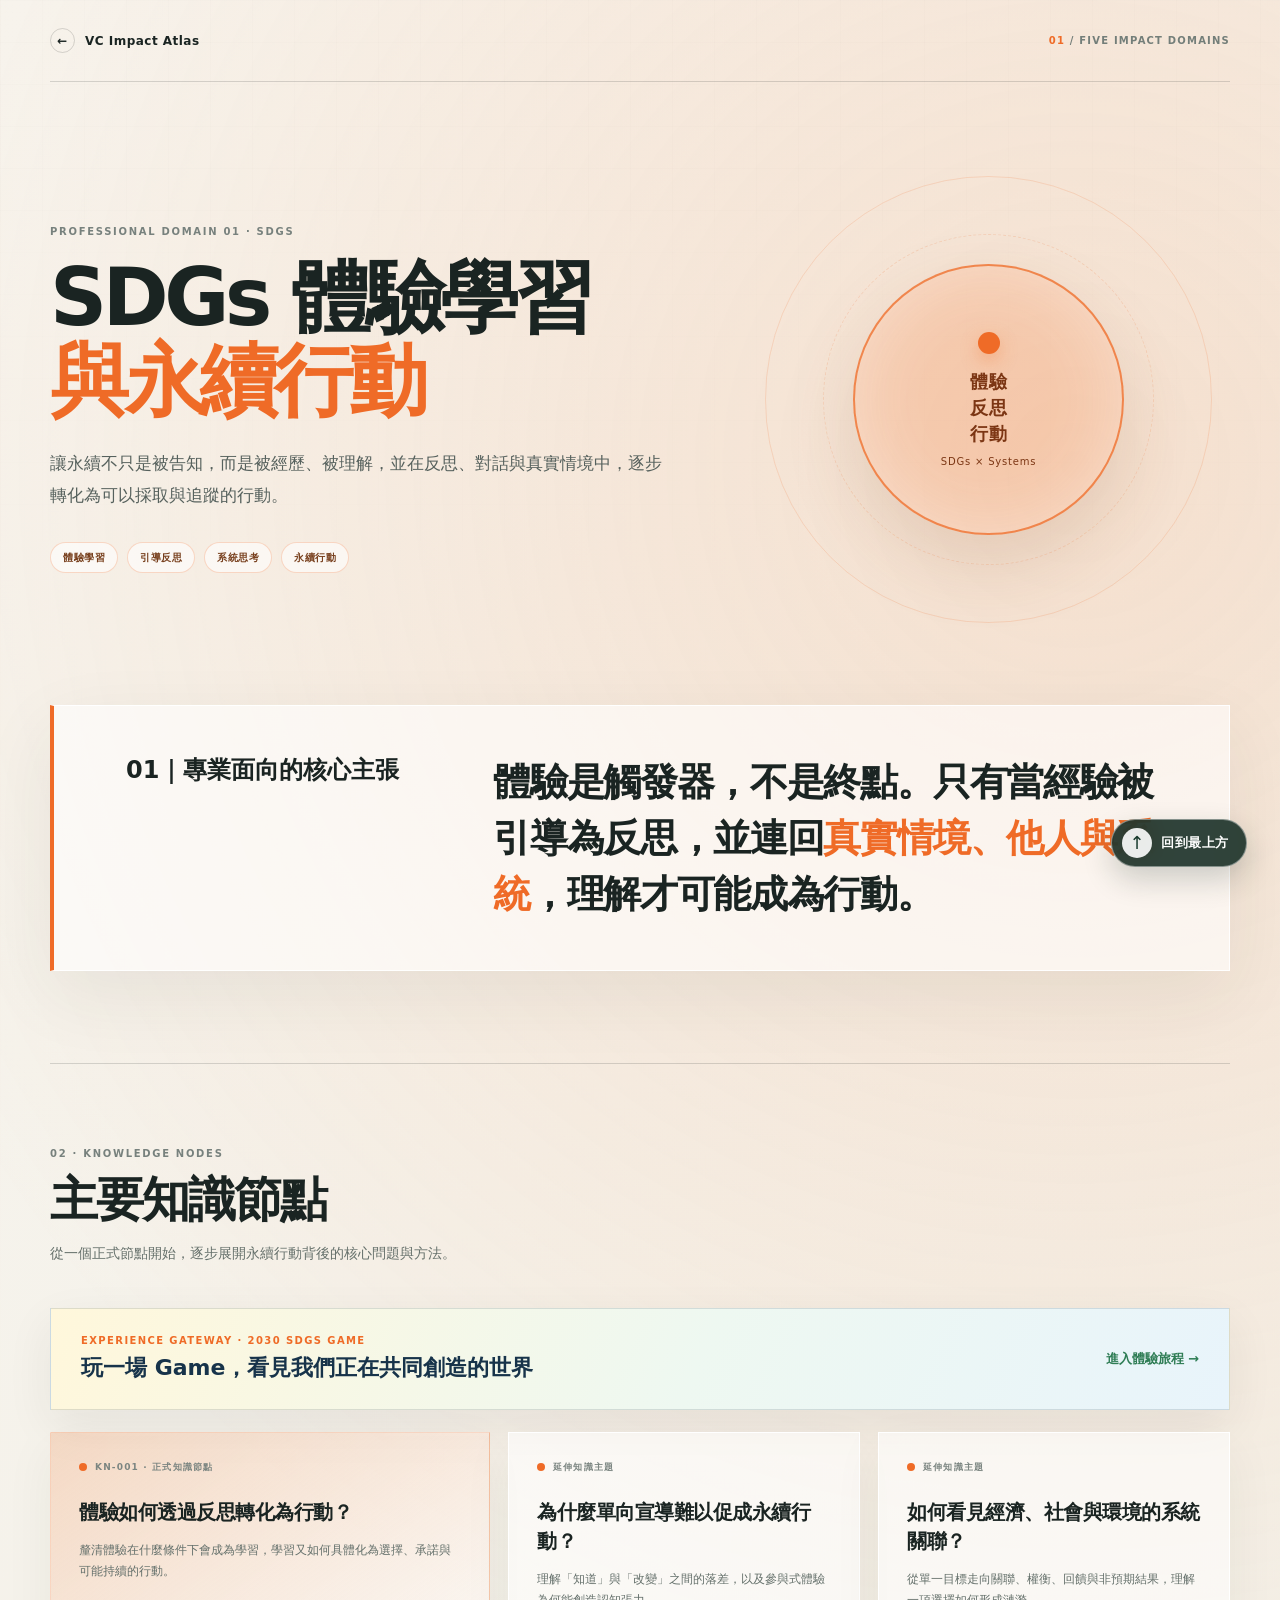
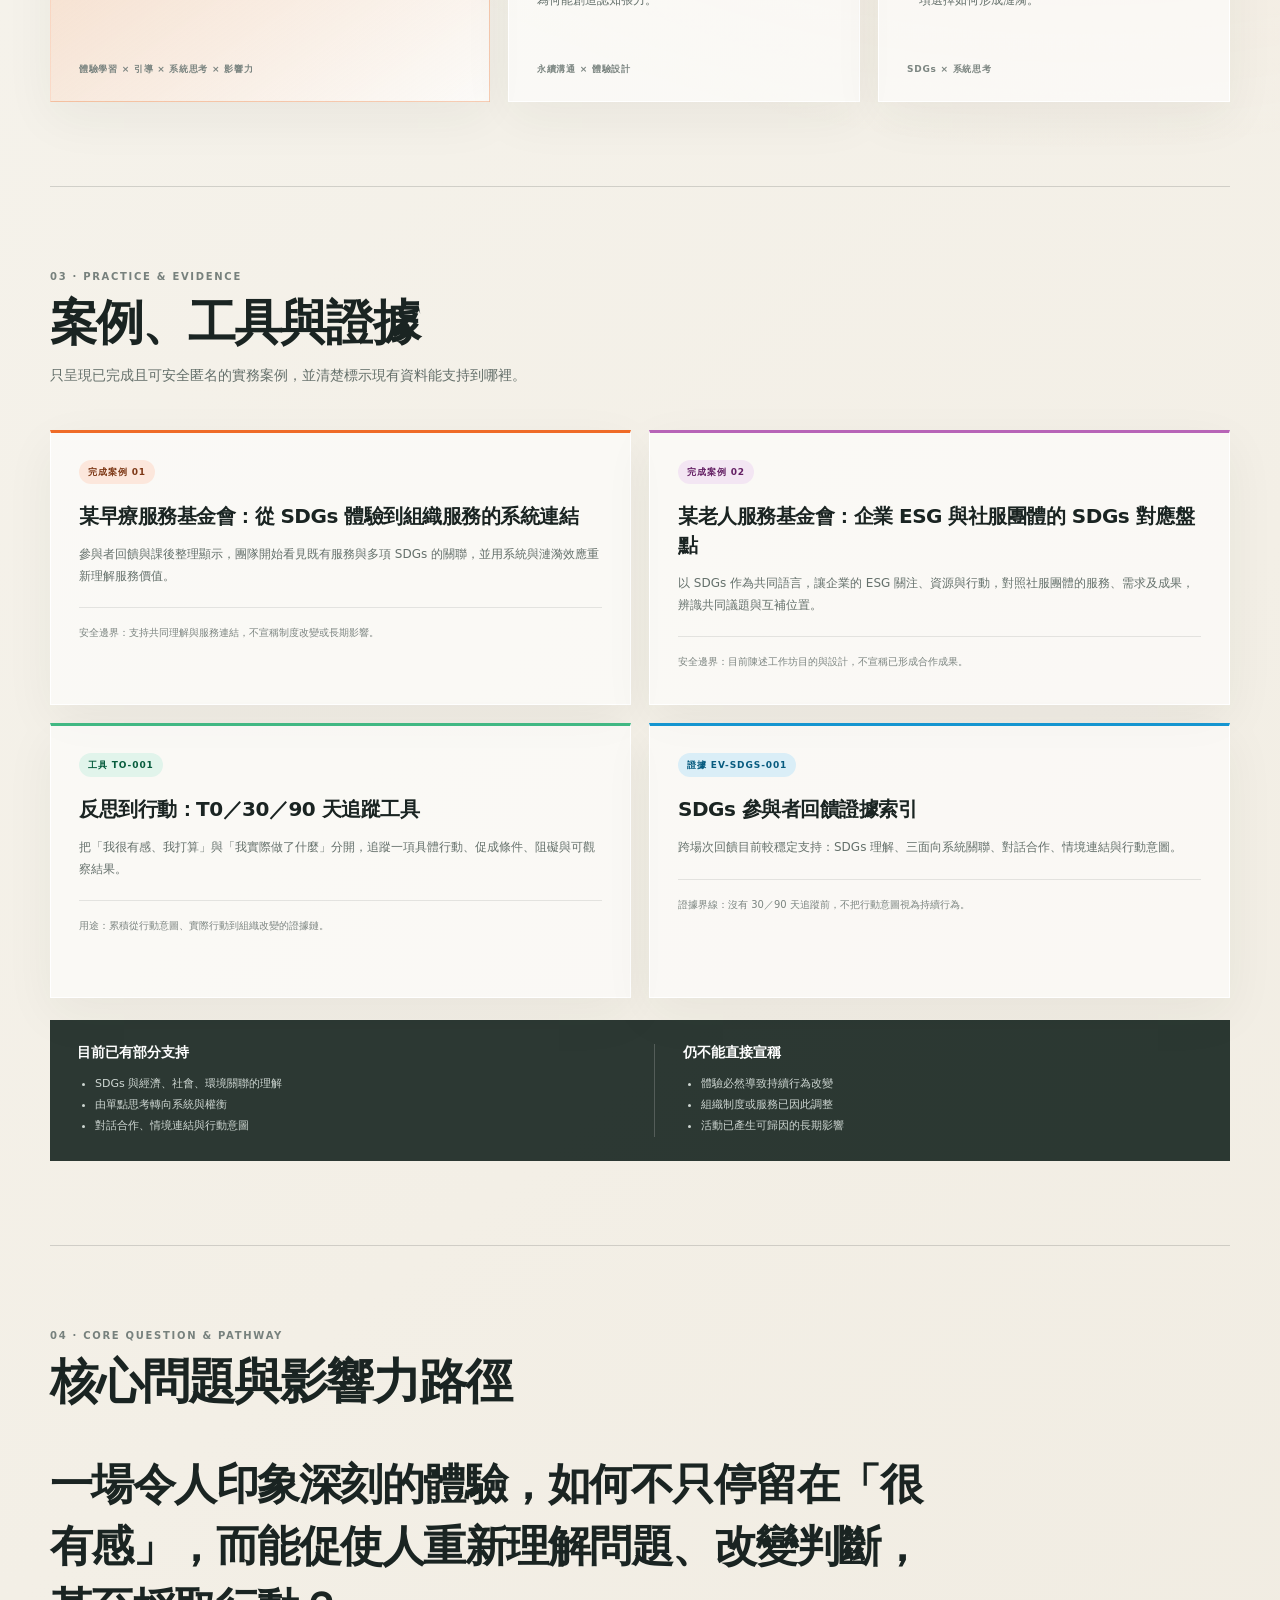
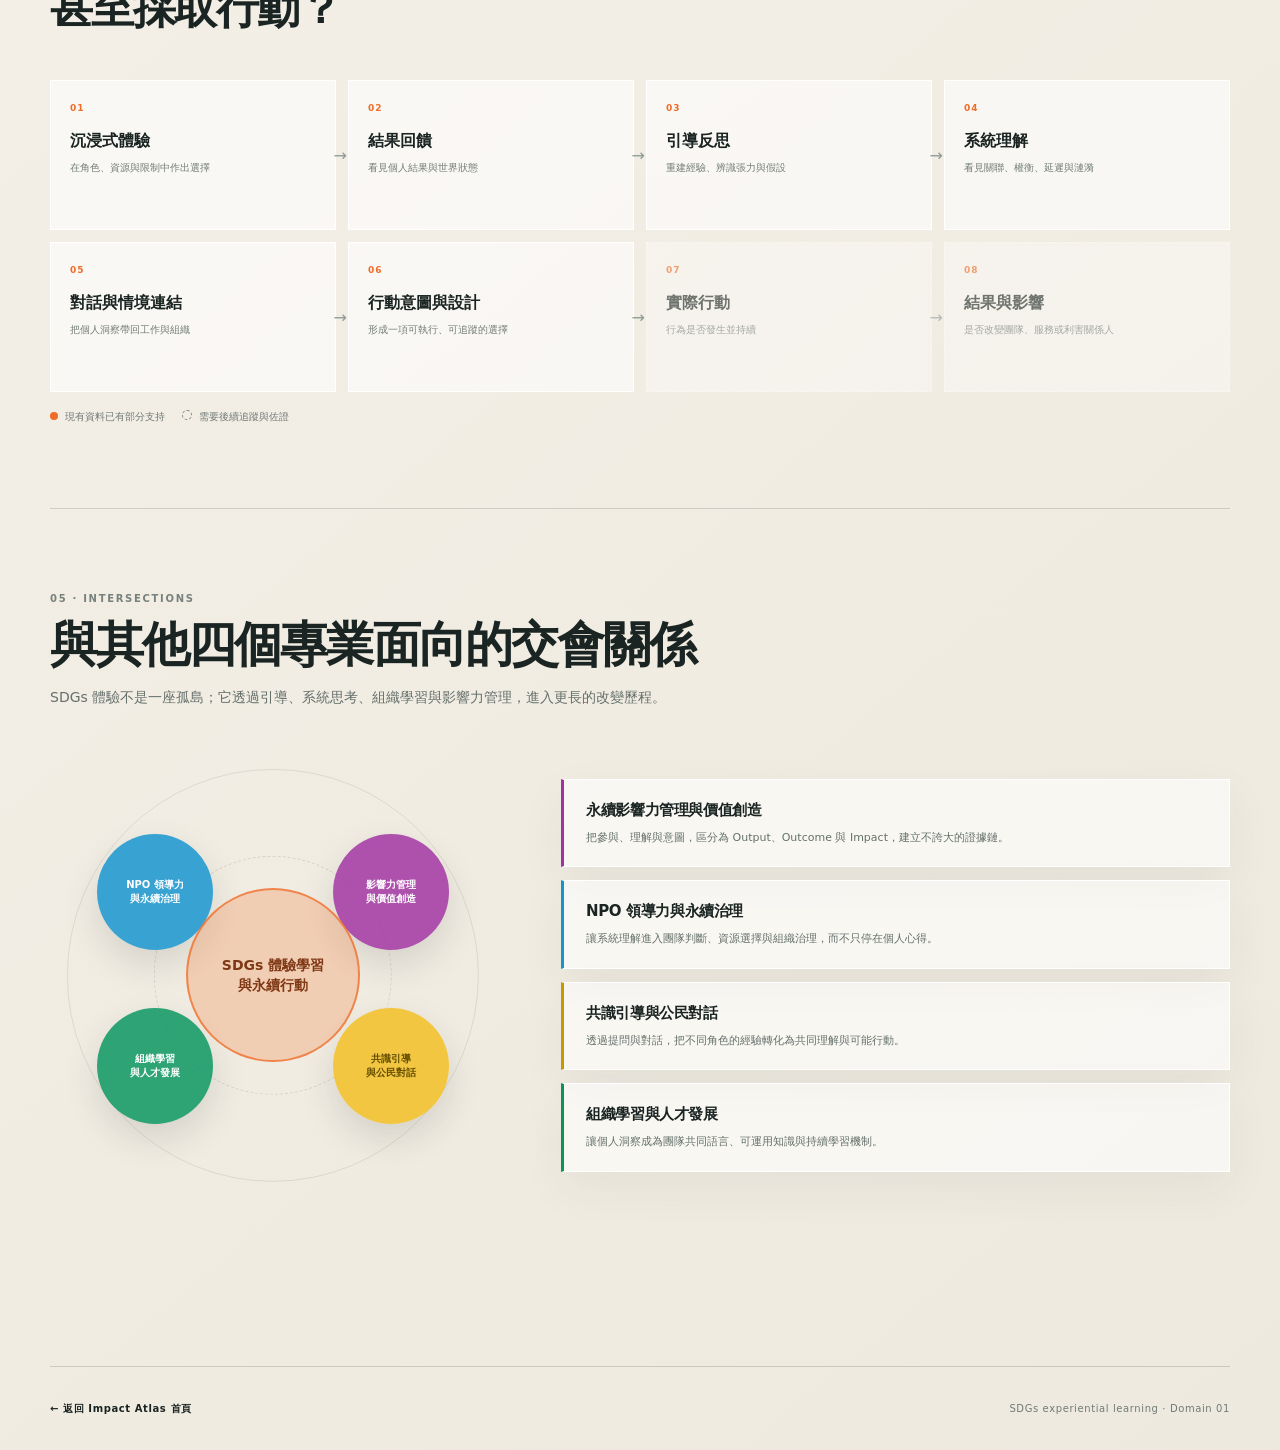
<file: domains/sdgs/index.html>
<!doctype html>
<html lang="zh-Hant"><head><meta charSet="utf-8"/><meta name="viewport" content="width=device-width, initial-scale=1"/><link rel="stylesheet" href="../../assets/style.css"><title>SDGs 體驗學習與永續行動｜VC Impact Atlas</title><meta name="description" content="從參與式體驗、引導反思與系統理解，走向可追蹤的永續行動。"/><meta property="og:title" content="SDGs 體驗學習與永續行動｜VC Impact Atlas"/><meta property="og:description" content="體驗不會自動轉化為行動；反思、對話與情境連結，讓理解有機會成為改變。"/><meta name="twitter:card" content="summary"/><meta name="twitter:title" content="SDGs 體驗學習與永續行動｜VC Impact Atlas"/><meta name="twitter:description" content="從參與式體驗、引導反思與系統理解，走向可追蹤的永續行動。"/>



</head><body class="__variable_geist_19ysh9d __variable_geist_mono_1001rt9 antialiased"><div class="domain-page" id="top"><header class="domain-header"><a class="domain-back" href="../../index.html"><i aria-hidden="true">←</i><span>VC Impact Atlas</span></a><div class="domain-index"><strong>01</strong> / Five impact domains</div></header><main class="domain-main"><section class="domain-hero"><div><p class="domain-eyebrow">Professional domain 01 · SDGs</p><h1>SDGs 體驗學習<br/><span>與永續行動</span></h1><p class="domain-intro">讓永續不只是被告知，而是被經歷、被理解，並在反思、對話與真實情境中，逐步轉化為可以採取與追蹤的行動。</p><nav class="domain-tags" aria-label="本頁主題導覽"><a href="#knowledge">體驗學習</a><a href="#knowledge">引導反思</a><a href="#pathway">系統思考</a><a href="#pathway">永續行動</a></nav></div><div class="domain-hero-visual" aria-label="SDGs 體驗學習與永續行動的橙色專業場域"><div class="domain-orb"><strong>體驗<br/>反思<br/>行動</strong><small>SDGs × Systems</small></div></div></section><section class="domain-manifesto"><h2>01｜專業面向的核心主張</h2><blockquote>體驗是觸發器，不是終點。只有當經驗被引導為反思，並連回<span>真實情境、他人與系統</span>，理解才可能成為行動。</blockquote></section><section class="domain-section" id="knowledge"><div class="section-heading"><p class="section-kicker">02 · Knowledge nodes</p><h2>主要知識節點</h2><p>從一個正式節點開始，逐步展開永續行動背後的核心問題與方法。</p></div><div class="knowledge-grid"><article class="knowledge-card primary"><div class="card-label"><i></i>KN-001 · 正式知識節點</div><h3>體驗如何透過反思轉化為行動？</h3><p>釐清體驗在什麼條件下會成為學習，學習又如何具體化為選擇、承諾與可能持續的行動。</p><footer>體驗學習 × 引導 × 系統思考 × 影響力</footer></article><article class="knowledge-card"><div class="card-label"><i></i>延伸知識主題</div><h3>為什麼單向宣導難以促成永續行動？</h3><p>理解「知道」與「改變」之間的落差，以及參與式體驗為何能創造認知張力。</p><footer>永續溝通 × 體驗設計</footer></article><article class="knowledge-card"><div class="card-label"><i></i>延伸知識主題</div><h3>如何看見經濟、社會與環境的系統關聯？</h3><p>從單一目標走向關聯、權衡、回饋與非預期結果，理解一項選擇如何形成漣漪。</p><footer>SDGs × 系統思考</footer></article></div></section><section class="domain-section" id="evidence"><div class="section-heading"><p class="section-kicker">03 · Practice &amp; evidence</p><h2>案例、工具與證據</h2><p>只呈現已完成且可安全匿名的實務案例，並清楚標示現有資料能支持到哪裡。</p></div><div class="asset-grid"><article class="asset-card" style="--asset:#ef6b27;--asset-ink:#7d3816"><span class="asset-type">完成案例 01</span><h3>某早療服務基金會：從 SDGs 體驗到組織服務的系統連結</h3><p>參與者回饋與課後整理顯示，團隊開始看見既有服務與多項 SDGs 的關聯，並用系統與漣漪效應重新理解服務價值。</p><p class="asset-note">安全邊界：支持共同理解與服務連結，不宣稱制度改變或長期影響。</p></article><article class="asset-card" style="--asset:#b764b7;--asset-ink:#642064"><span class="asset-type">完成案例 02</span><h3>某老人服務基金會：企業 ESG 與社服團體的 SDGs 對應盤點</h3><p>以 SDGs 作為共同語言，讓企業的 ESG 關注、資源與行動，對照社服團體的服務、需求及成果，辨識共同議題與互補位置。</p><p class="asset-note">安全邊界：目前陳述工作坊目的與設計，不宣稱已形成合作成果。</p></article><article class="asset-card" style="--asset:#41b883;--asset-ink:#075c3d"><span class="asset-type">工具 TO-001</span><h3>反思到行動：T0／30／90 天追蹤工具</h3><p>把「我很有感、我打算」與「我實際做了什麼」分開，追蹤一項具體行動、促成條件、阻礙與可觀察結果。</p><p class="asset-note">用途：累積從行動意圖、實際行動到組織改變的證據鏈。</p></article><article class="asset-card" style="--asset:#1595d0;--asset-ink:#075b7f"><span class="asset-type">證據 EV-SDGS-001</span><h3>SDGs 參與者回饋證據索引</h3><p>跨場次回饋目前較穩定支持：SDGs 理解、三面向系統關聯、對話合作、情境連結與行動意圖。</p><p class="asset-note">證據界線：沒有 30／90 天追蹤前，不把行動意圖視為持續行為。</p></article></div><div class="evidence-boundary"><div><h3>目前已有部分支持</h3><ul><li>SDGs 與經濟、社會、環境關聯的理解</li><li>由單點思考轉向系統與權衡</li><li>對話合作、情境連結與行動意圖</li></ul></div><div class="pending"><h3>仍不能直接宣稱</h3><ul><li>體驗必然導致持續行為改變</li><li>組織制度或服務已因此調整</li><li>活動已產生可歸因的長期影響</li></ul></div></div></section><section class="domain-section" id="pathway"><div class="section-heading"><p class="section-kicker">04 · Core question &amp; pathway</p><h2>核心問題與影響力路徑</h2></div><p class="path-question">一場令人印象深刻的體驗，如何不只停留在「很有感」，而能促使人重新理解問題、改變判斷，甚至採取行動？</p><div class="impact-path"><article class="path-step "><b>01</b><strong>沉浸式體驗</strong><small>在角色、資源與限制中作出選擇</small></article><article class="path-step "><b>02</b><strong>結果回饋</strong><small>看見個人結果與世界狀態</small></article><article class="path-step "><b>03</b><strong>引導反思</strong><small>重建經驗、辨識張力與假設</small></article><article class="path-step "><b>04</b><strong>系統理解</strong><small>看見關聯、權衡、延遲與漣漪</small></article><article class="path-step "><b>05</b><strong>對話與情境連結</strong><small>把個人洞察帶回工作與組織</small></article><article class="path-step "><b>06</b><strong>行動意圖與設計</strong><small>形成一項可執行、可追蹤的選擇</small></article><article class="path-step verify"><b>07</b><strong>實際行動</strong><small>行為是否發生並持續</small></article><article class="path-step verify"><b>08</b><strong>結果與影響</strong><small>是否改變團隊、服務或利害關係人</small></article></div><div class="path-legend"><span>現有資料已有部分支持</span><span class="to-verify">需要後續追蹤與佐證</span></div></section><section class="domain-section" id="intersections"><div class="section-heading"><p class="section-kicker">05 · Intersections</p><h2>與其他四個專業面向的交會關係</h2><p>SDGs 體驗不是一座孤島；它透過引導、系統思考、組織學習與影響力管理，進入更長的改變歷程。</p></div><div class="cross-layout"><div class="cross-map" aria-label="SDGs 與其他四個專業面向交會示意圖"><div class="cross-center">SDGs 體驗學習<br/>與永續行動</div><div class="cross-node cross-purple">影響力管理<br/>與價值創造</div><div class="cross-node cross-blue">NPO 領導力<br/>與永續治理</div><div class="cross-node cross-yellow">共識引導<br/>與公民對話</div><div class="cross-node cross-green">組織學習<br/>與人才發展</div></div><div class="relation-list"><article class="relation-card" style="--relation:#a132a3"><h3>永續影響力管理與價值創造</h3><p>把參與、理解與意圖，區分為 Output、Outcome 與 Impact，建立不誇大的證據鏈。</p></article><article class="relation-card" style="--relation:#1595d0"><h3>NPO 領導力與永續治理</h3><p>讓系統理解進入團隊判斷、資源選擇與組織治理，而不只停在個人心得。</p></article><article class="relation-card" style="--relation:#c99700"><h3>共識引導與公民對話</h3><p>透過提問與對話，把不同角色的經驗轉化為共同理解與可能行動。</p></article><article class="relation-card" style="--relation:#07955e"><h3>組織學習與人才發展</h3><p>讓個人洞察成為團隊共同語言、可運用知識與持續學習機制。</p></article></div></div></section></main><footer class="domain-footer"><a href="../../index.html">← 返回 Impact Atlas 首頁</a><span>SDGs experiential learning · Domain 01</span></footer></div><a class="back-to-top" href="#top" aria-label="回到頁面最上方"><span aria-hidden="true">↑</span><strong>回到最上方</strong></a><script src="../../assets/site.js" defer></script></body></html>
</file>
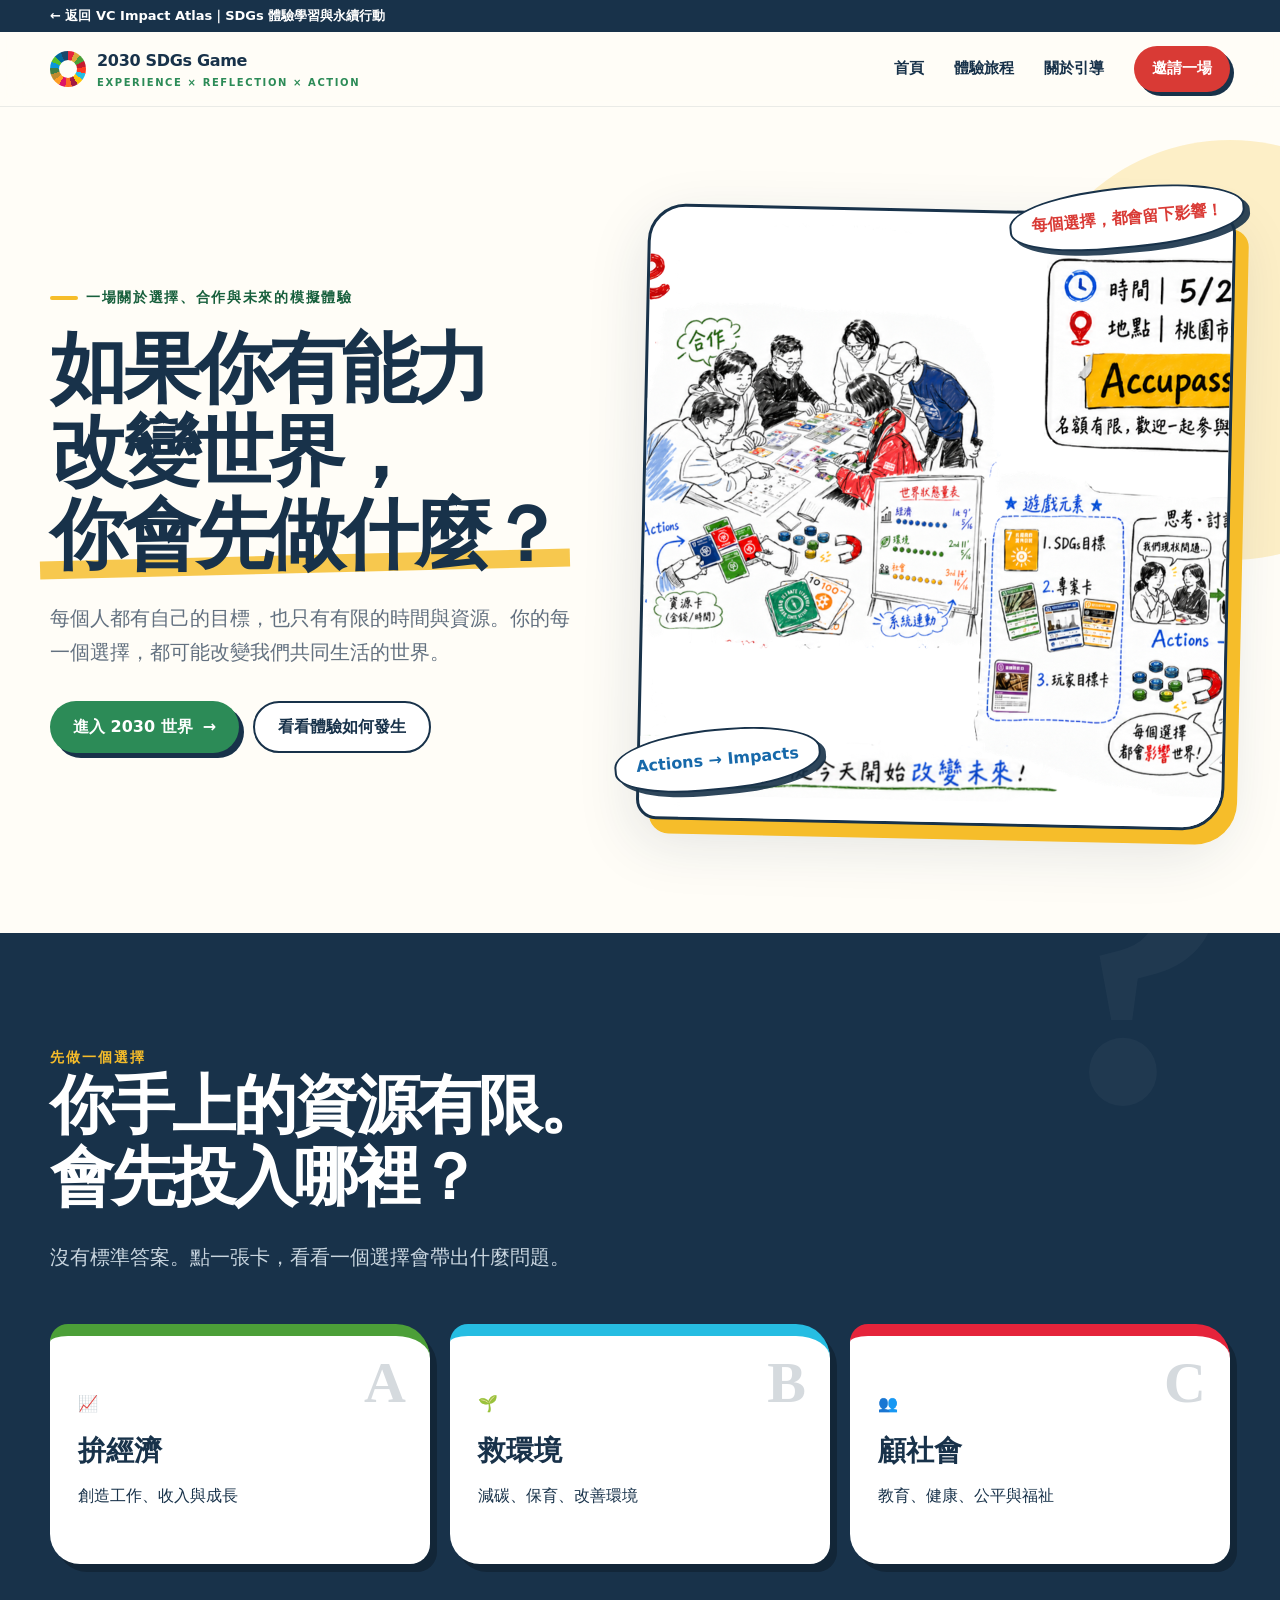
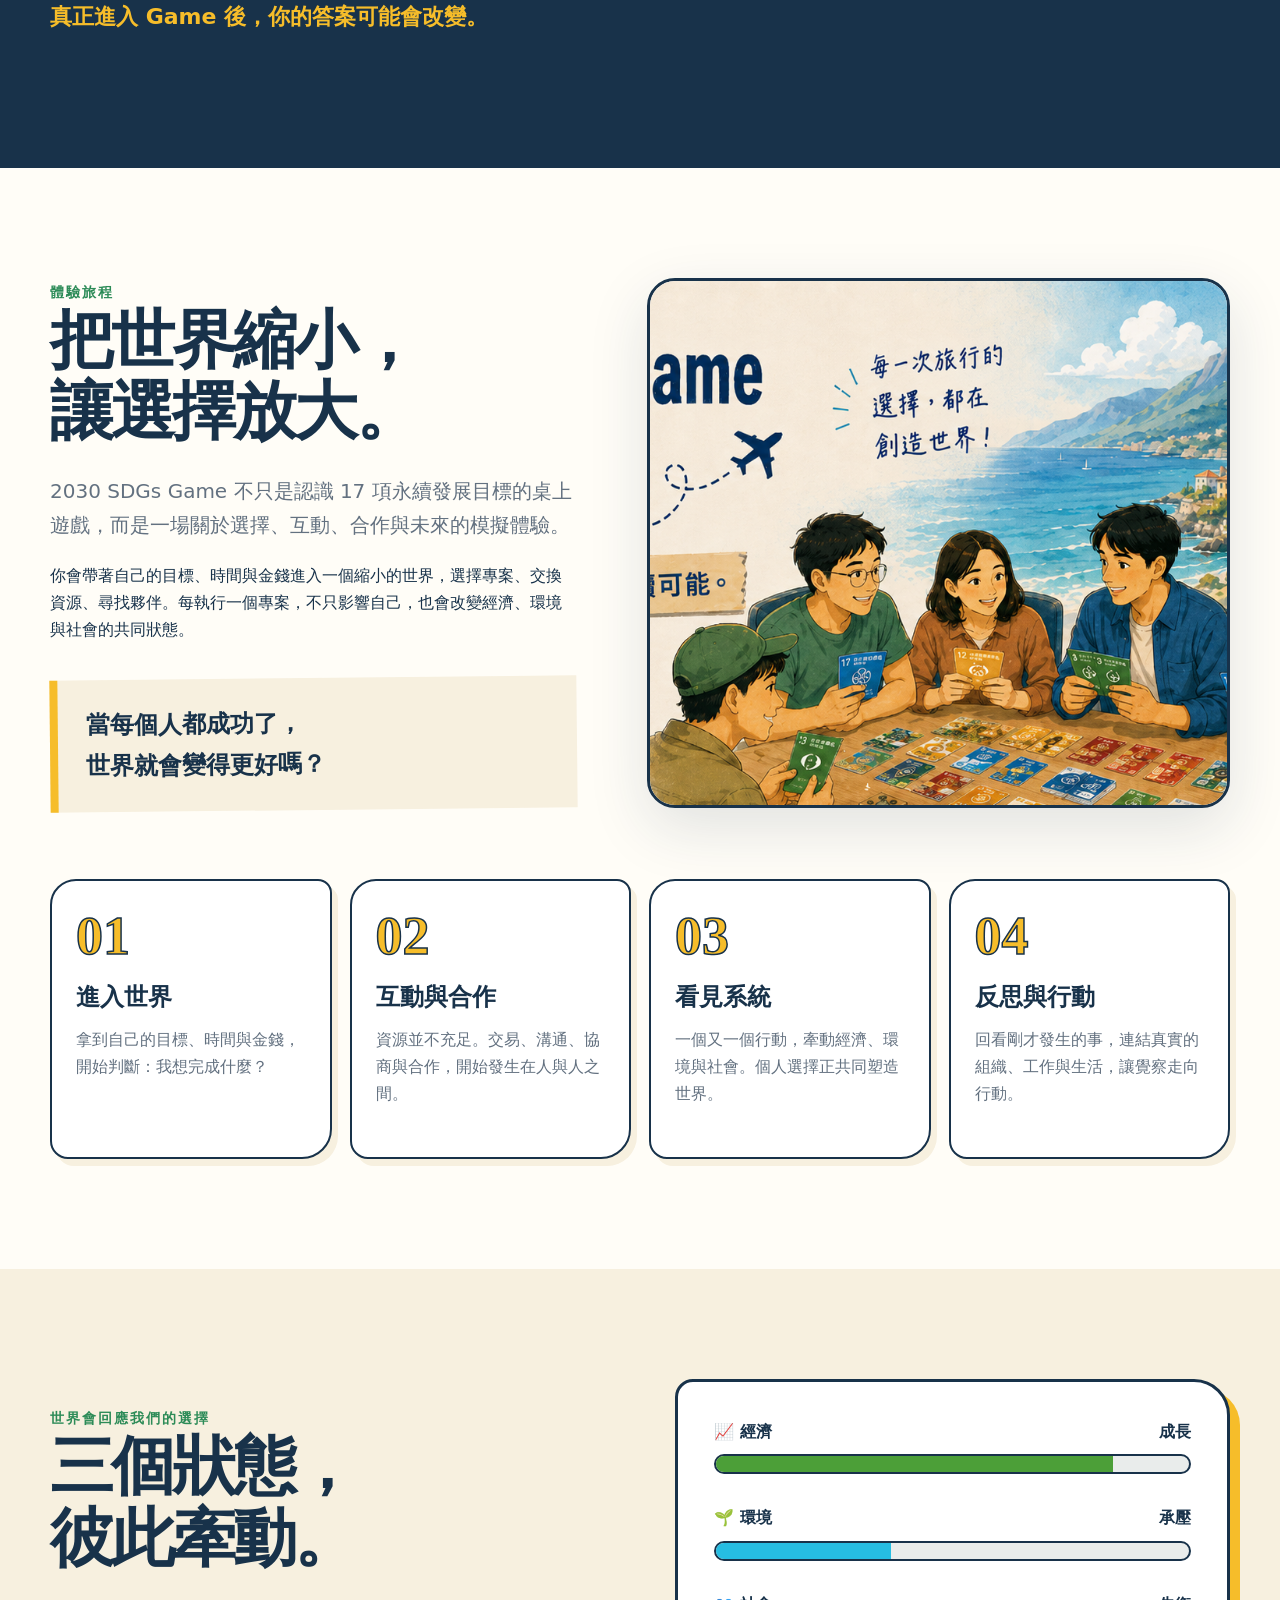
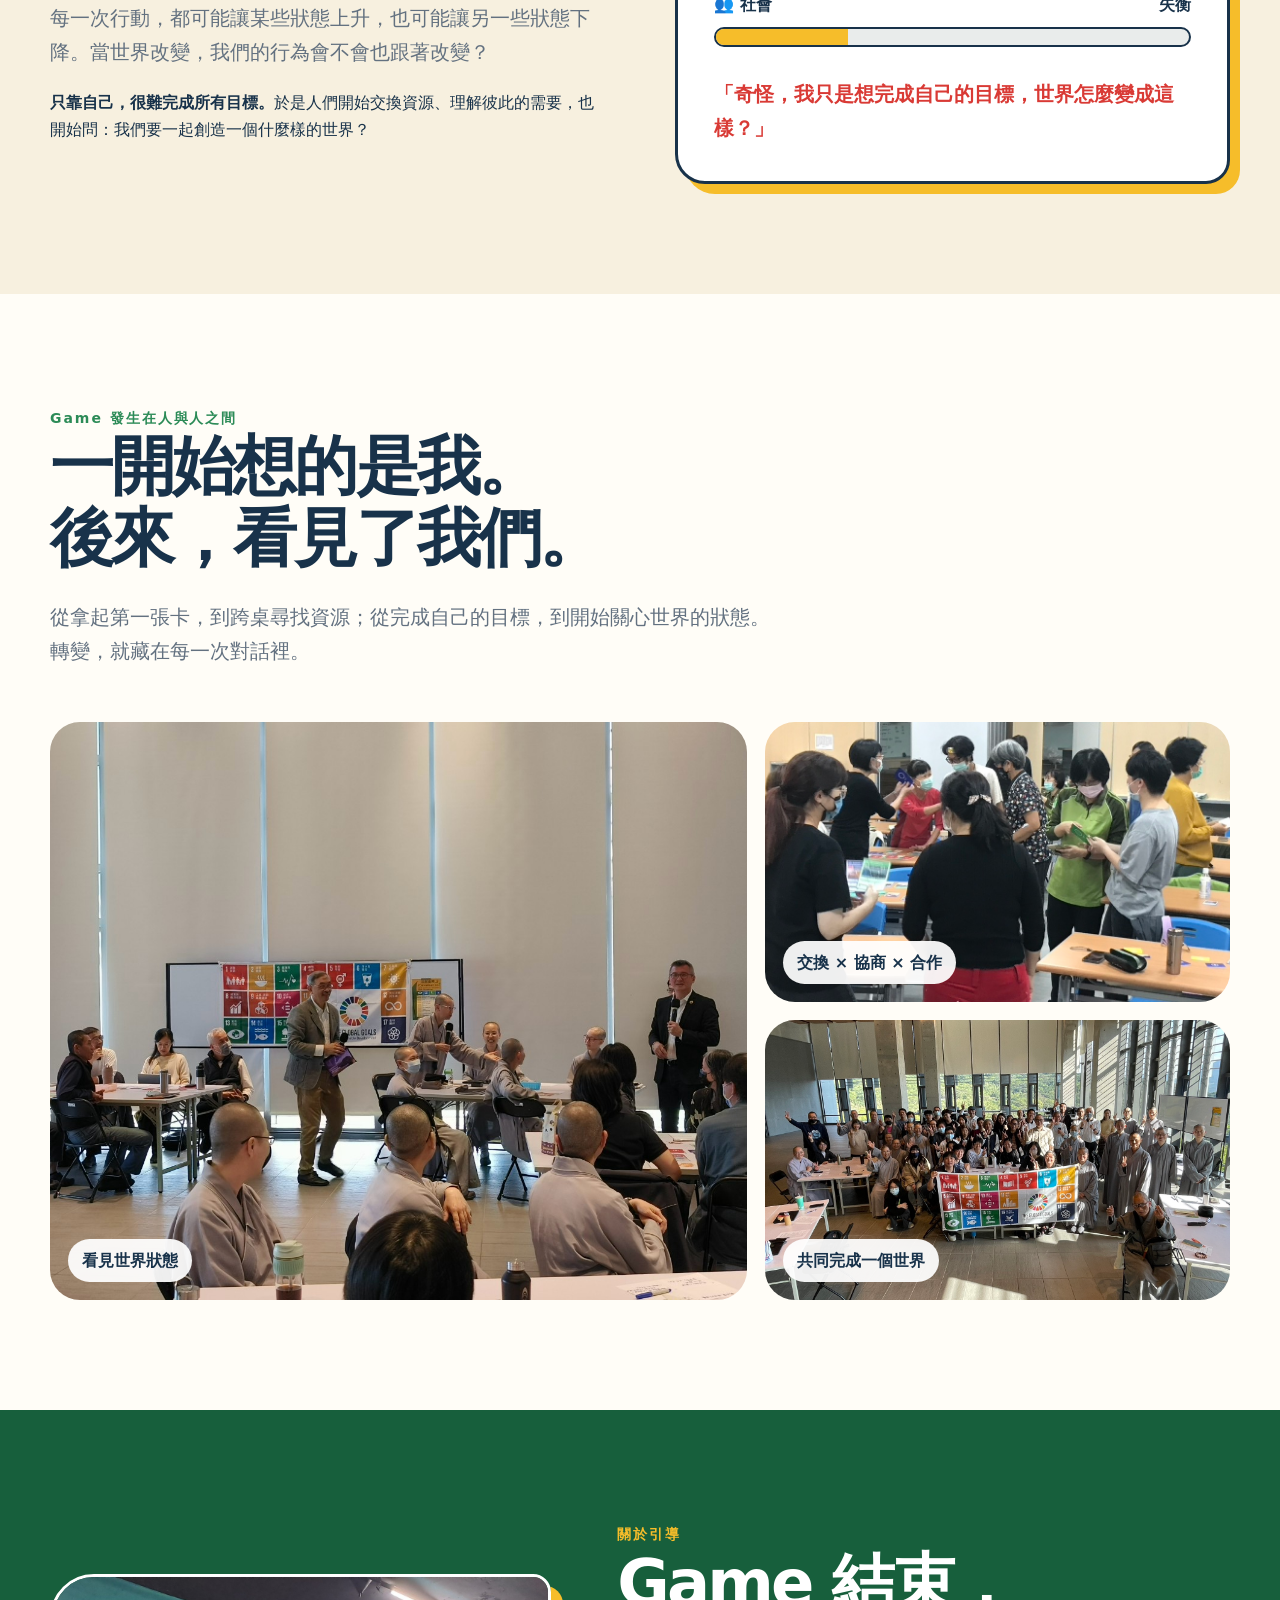
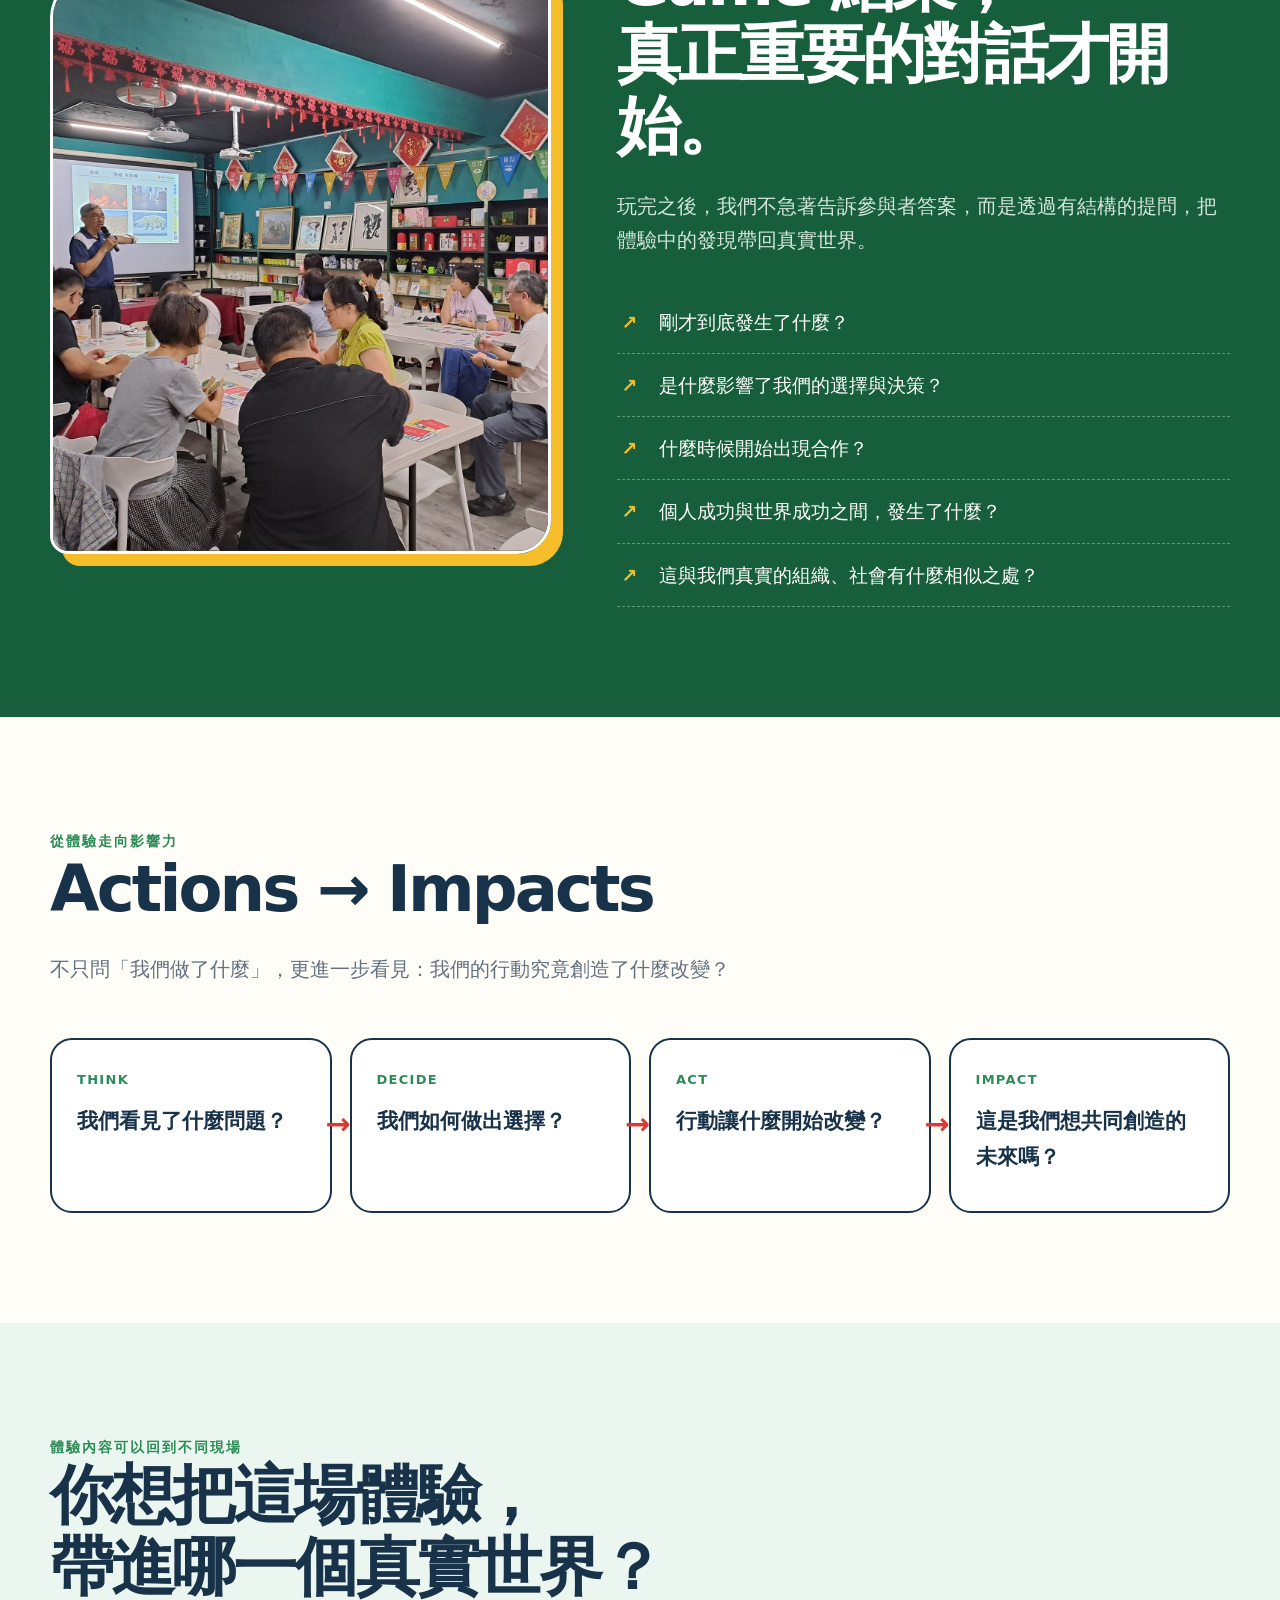
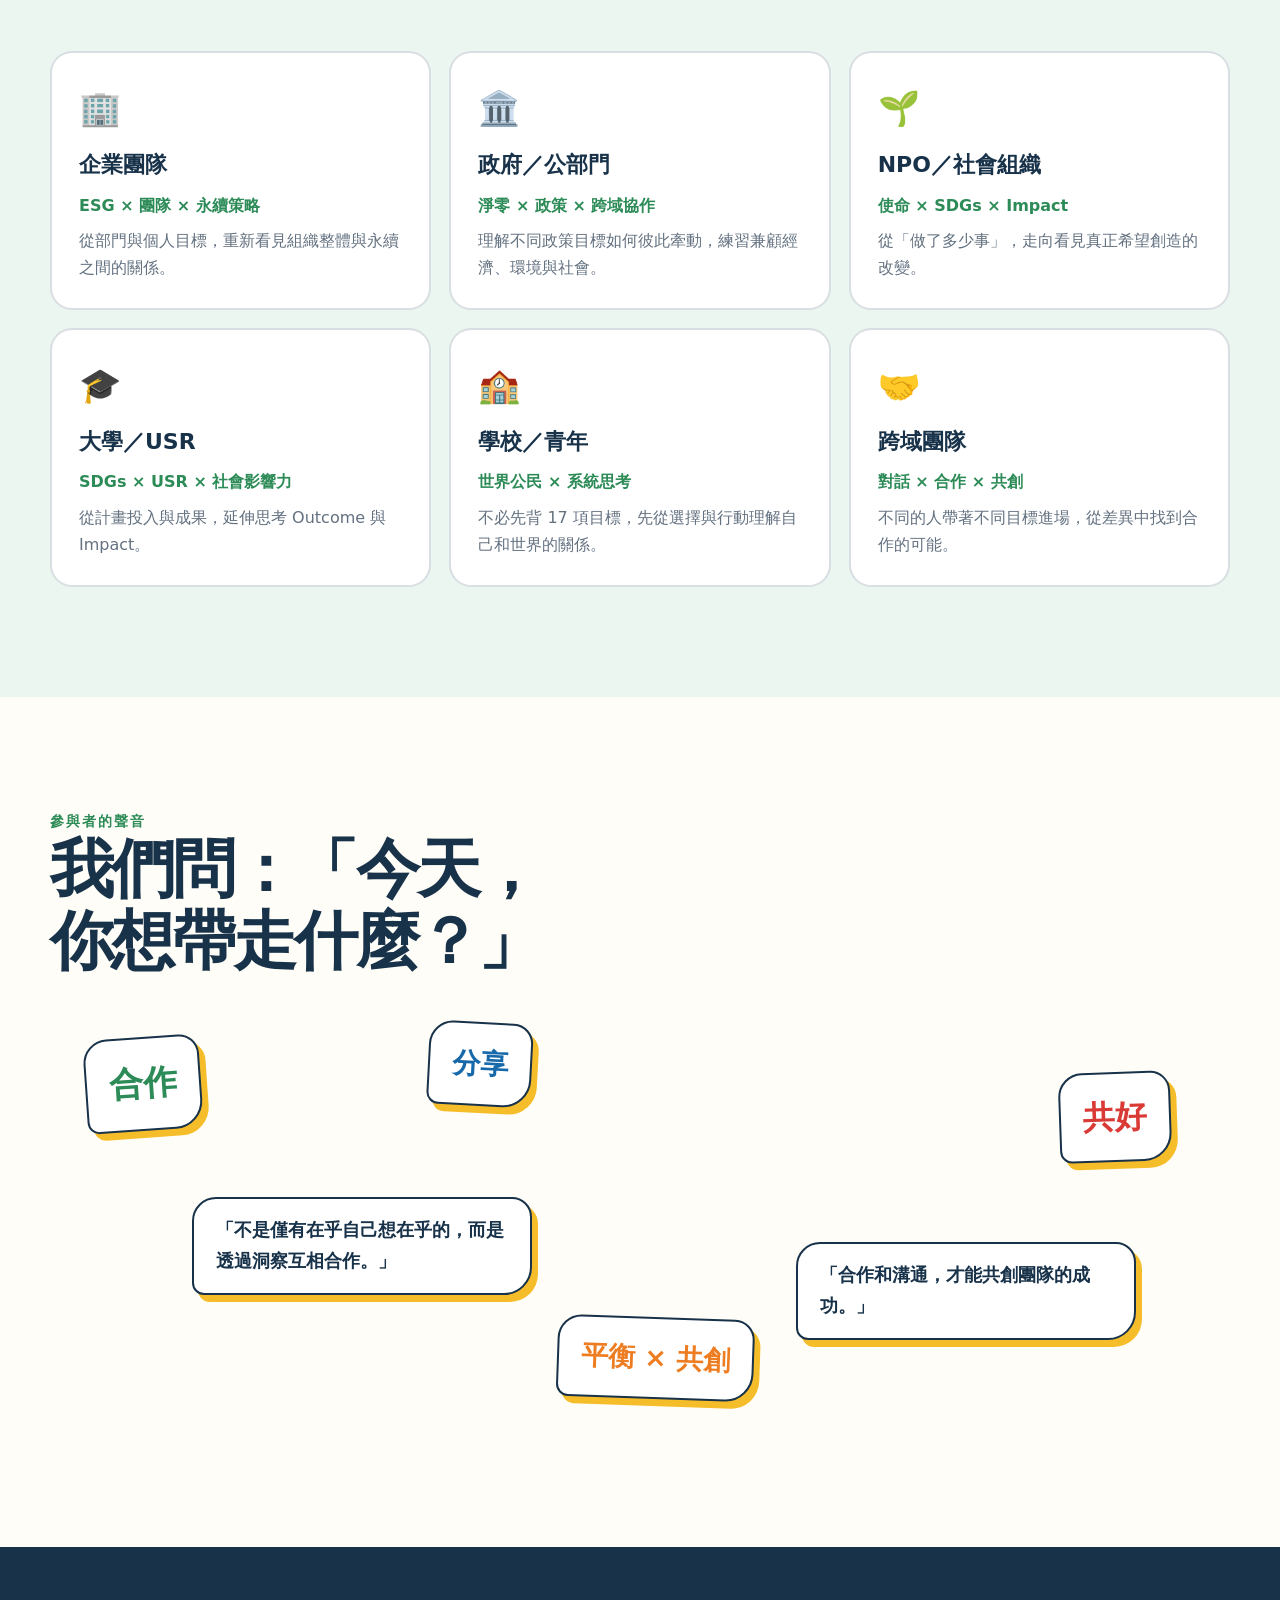
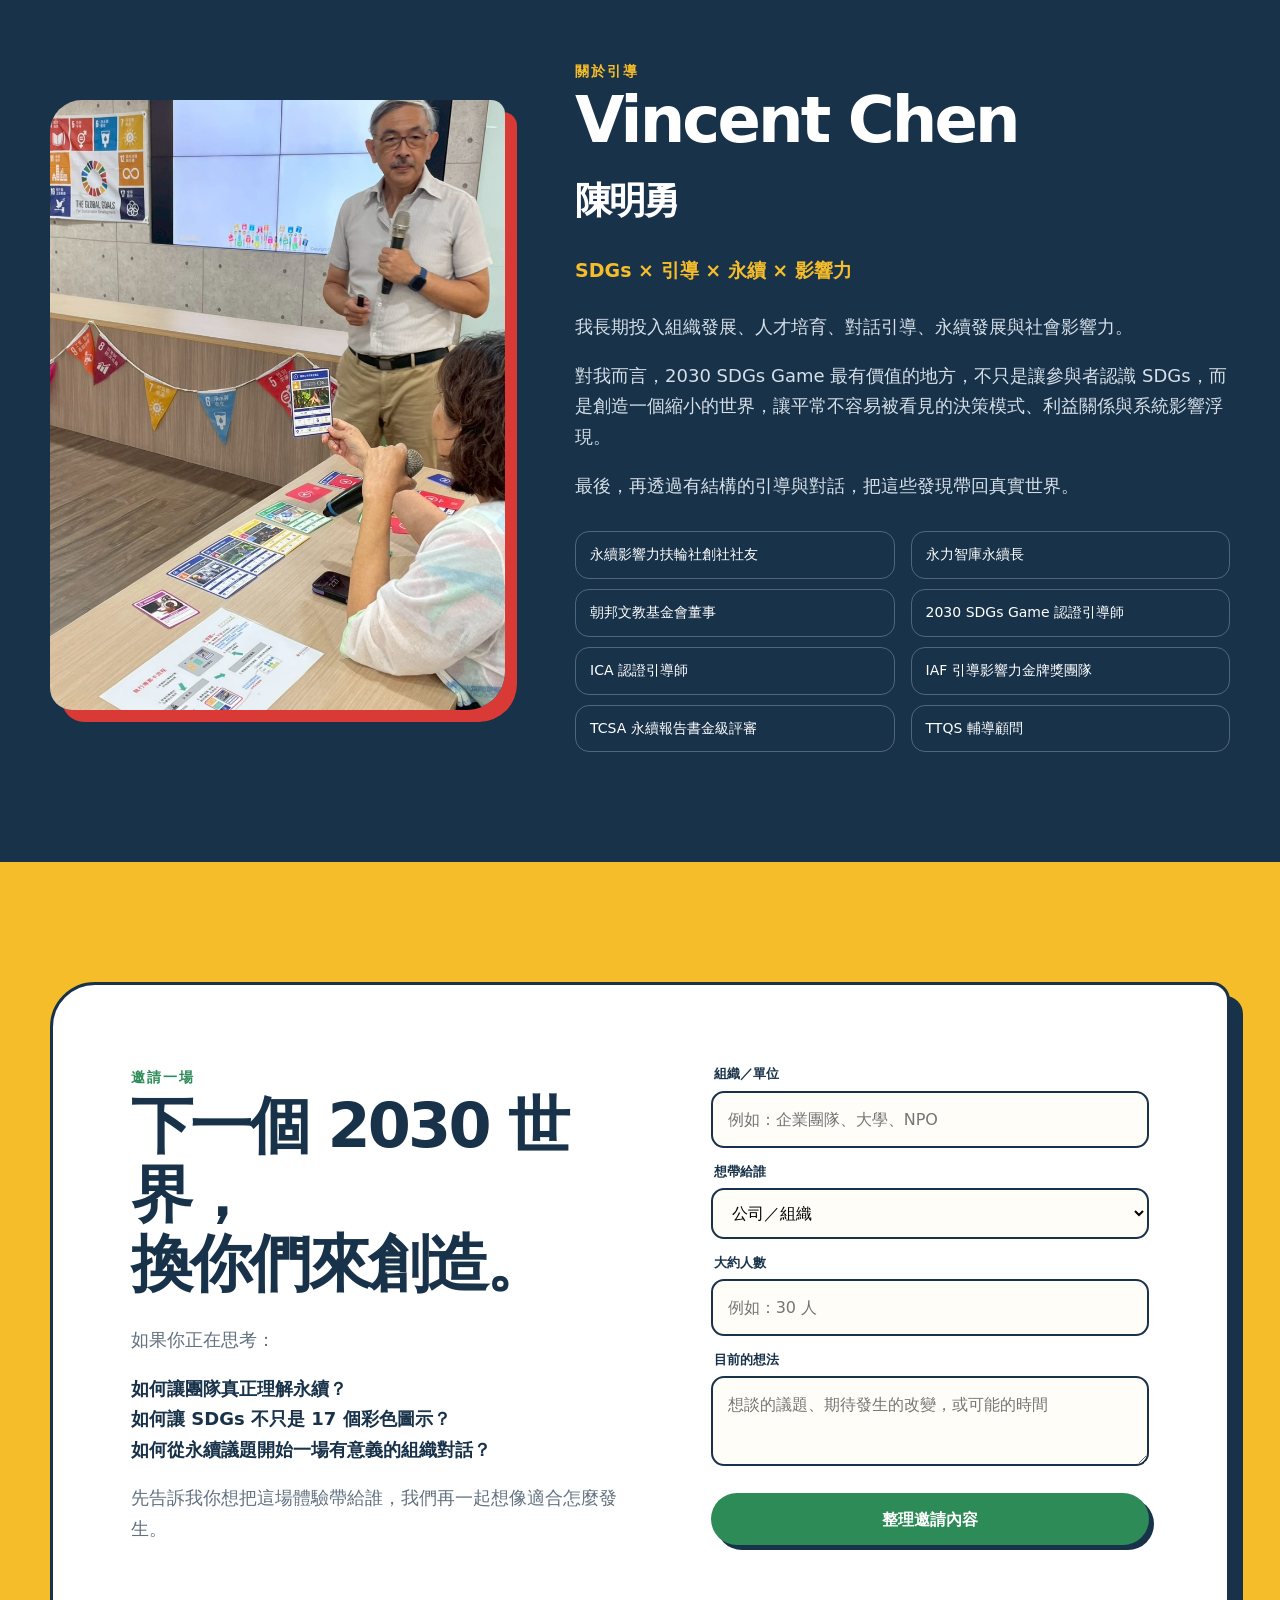
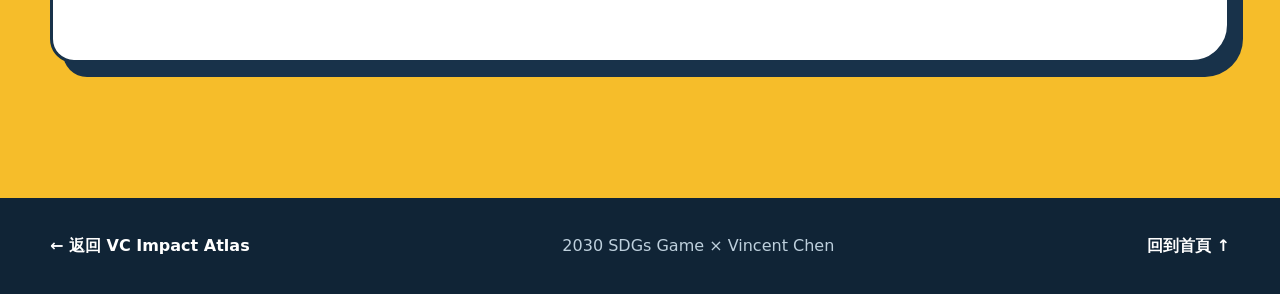
<file: domains/sdgs/game/index.html>
<!doctype html>
<html lang="zh-Hant">
<head>
  <meta charset="utf-8">
  <meta name="viewport" content="width=device-width, initial-scale=1">
  <meta name="description" content="2030 SDGs Game｜從選擇、互動與合作，看見我們正在共同創造的世界。">
  <title>2030 SDGs Game｜玩一場 Game，看見我們正在創造的世界</title>
  <style>
    :root {
      --ink: #18324a;
      --muted: #637180;
      --paper: #fffdf7;
      --cream: #f7f0df;
      --green: #2c8b57;
      --green-dark: #175f3c;
      --blue: #1769aa;
      --yellow: #f6bd2a;
      --orange: #ee7d22;
      --red: #d93a35;
      --white: #fff;
      --shadow: 0 20px 60px rgba(24, 50, 74, .13);
      --radius: 28px;
    }

    * { box-sizing: border-box; }
    html { scroll-behavior: smooth; }
    body {
      margin: 0;
      color: var(--ink);
      background: var(--paper);
      font-family: "PingFang TC", "Noto Sans TC", "Microsoft JhengHei", system-ui, sans-serif;
      line-height: 1.7;
      overflow-x: hidden;
    }
    body::before {
      content: "";
      position: fixed;
      inset: 0;
      pointer-events: none;
      opacity: .32;
      background-image: radial-gradient(rgba(24, 50, 74, .09) .7px, transparent .7px);
      background-size: 8px 8px;
      z-index: 20;
    }
    img { display: block; max-width: 100%; }
    button, input, select, textarea { font: inherit; }
    a { color: inherit; }
    .skip-link { position: fixed; left: 12px; top: -70px; z-index: 999; background: var(--ink); color: white; padding: 10px 16px; border-radius: 10px; }
    .skip-link:focus { top: 12px; }
    .wrap { width: min(1180px, calc(100% - 40px)); margin: 0 auto; }

    .site-header {
      position: sticky;
      top: 0;
      z-index: 100;
      background: rgba(255, 253, 247, .9);
      backdrop-filter: blur(16px);
      border-bottom: 1px solid rgba(24, 50, 74, .09);
    }
    .atlas-strip { background: var(--ink); color: white; font-size: 13px; }
    .atlas-strip .wrap { min-height: 32px; display: flex; align-items: center; }
    .atlas-strip a { color: white; text-decoration: none; font-weight: 800; }
    .atlas-strip a:hover, .atlas-strip a:focus-visible { color: var(--yellow); }
    .nav { min-height: 74px; display: flex; align-items: center; justify-content: space-between; gap: 24px; }
    .brand { text-decoration: none; display: flex; align-items: center; gap: 11px; font-weight: 900; letter-spacing: -.02em; }
    .sdg-wheel {
      width: 36px; aspect-ratio: 1; border-radius: 50%; position: relative;
      background: conic-gradient(#e5243b 0 21deg,#dda63a 21deg 42deg,#4c9f38 42deg 63deg,#c5192d 63deg 84deg,#ff3a21 84deg 105deg,#26bde2 105deg 126deg,#fcc30b 126deg 147deg,#a21942 147deg 168deg,#fd6925 168deg 189deg,#dd1367 189deg 210deg,#fd9d24 210deg 231deg,#bf8b2e 231deg 252deg,#3f7e44 252deg 273deg,#0a97d9 273deg 294deg,#56c02b 294deg 315deg,#00689d 315deg 336deg,#19486a 336deg 360deg);
    }
    .sdg-wheel::after { content: ""; position: absolute; inset: 9px; border-radius: 50%; background: var(--paper); }
    .brand small { display: block; font-size: 10px; color: var(--green); letter-spacing: .16em; text-transform: uppercase; }
    .nav-links { display: flex; align-items: center; gap: 30px; }
    .nav-links a { text-decoration: none; font-size: 15px; font-weight: 700; position: relative; }
    .nav-links a:not(.nav-cta)::after { content: ""; position: absolute; height: 3px; left: 0; right: 100%; bottom: -8px; background: var(--yellow); transition: .25s; }
    .nav-links a:hover::after, .nav-links a:focus-visible::after { right: 0; }
    .nav-cta { color: var(--white); background: var(--red); padding: 10px 18px; border-radius: 999px; box-shadow: 4px 4px 0 var(--ink); }
    .menu-button { display: none; background: none; border: 0; padding: 8px; cursor: pointer; }

    .hero { min-height: calc(100vh - 74px); display: grid; align-items: center; padding: 72px 0 78px; position: relative; }
    .hero::before { content: ""; position: absolute; width: 420px; height: 420px; border-radius: 50%; background: rgba(246, 189, 42, .23); right: -160px; top: 4%; }
    .hero-grid { display: grid; grid-template-columns: .95fr 1.05fr; gap: 60px; align-items: center; }
    .eyebrow { display: inline-flex; align-items: center; gap: 8px; color: var(--green-dark); font-size: 14px; font-weight: 900; letter-spacing: .12em; text-transform: uppercase; }
    .eyebrow::before { content: ""; width: 28px; height: 4px; border-radius: 99px; background: var(--yellow); }
    h1, h2, h3, p { margin-top: 0; }
    h1 { font-size: clamp(45px, 6vw, 78px); line-height: 1.08; letter-spacing: -.055em; margin: 18px 0 24px; }
    h1 .marker { position: relative; white-space: nowrap; }
    h1 .marker::after { content: ""; position: absolute; left: -2%; right: -2%; bottom: .07em; height: .24em; background: var(--yellow); z-index: -1; transform: rotate(-1.4deg); opacity: .82; }
    .hero-copy > p { font-size: 20px; color: var(--muted); max-width: 590px; }
    .hero-actions { display: flex; flex-wrap: wrap; gap: 14px; margin-top: 32px; }
    .button { border: 0; cursor: pointer; text-decoration: none; display: inline-flex; align-items: center; justify-content: center; gap: 10px; min-height: 52px; padding: 0 23px; border-radius: 999px; font-weight: 900; transition: transform .2s, box-shadow .2s; }
    .button:hover { transform: translateY(-3px); }
    .button-primary { background: var(--green); color: white; box-shadow: 5px 5px 0 var(--ink); }
    .button-ghost { background: white; border: 2px solid var(--ink); }
    .hero-art { position: relative; }
    .hero-frame { overflow: hidden; border: 3px solid var(--ink); border-radius: 38px 18px 42px 20px; background: white; box-shadow: 13px 14px 0 var(--yellow), var(--shadow); transform: rotate(1.2deg); }
    .hero-frame img { width: 100%; height: clamp(420px, 50vw, 610px); object-fit: cover; object-position: 68% 50%; }
    .scribble { position: absolute; z-index: 2; background: white; border: 2px solid var(--ink); box-shadow: 5px 5px 0 rgba(24,50,74,.9); border-radius: 50% 44% 48% 40%; padding: 15px 20px; font-weight: 900; transform: rotate(-5deg); }
    .scribble.top { top: -22px; right: -15px; color: var(--red); }
    .scribble.bottom { left: -28px; bottom: 35px; color: var(--blue); }

    section { padding: 110px 0; position: relative; scroll-margin-top: 72px; }
    .section-kicker { color: var(--green); font-size: 14px; font-weight: 900; letter-spacing: .14em; margin-bottom: 12px; }
    .section-title { font-size: clamp(36px, 5vw, 64px); line-height: 1.12; letter-spacing: -.045em; margin-bottom: 26px; }
    .section-lead { font-size: 20px; color: var(--muted); max-width: 720px; }

    .choice-section { background: var(--ink); color: white; overflow: hidden; }
    .choice-section::before { content: "?"; position: absolute; right: 3%; top: -22%; font: 900 420px/1 serif; color: rgba(255,255,255,.035); }
    .choice-section .section-kicker { color: var(--yellow); }
    .choice-section .section-lead { color: #c8d5df; }
    .choice-grid { display: grid; grid-template-columns: repeat(3, 1fr); gap: 20px; margin-top: 50px; }
    .choice-card { appearance: none; color: var(--ink); border: 0; text-align: left; cursor: pointer; min-height: 240px; padding: 28px; background: white; border-radius: 18px 34px 20px 30px; box-shadow: 7px 8px 0 rgba(0,0,0,.25); transition: transform .25s; position: relative; overflow: hidden; }
    .choice-card:hover, .choice-card:focus-visible { transform: translateY(-8px) rotate(-1deg); }
    .choice-card.selected { outline: 6px solid var(--yellow); transform: translateY(-8px); }
    .choice-card b { display: block; font-size: 28px; margin: 10px 0 8px; }
    .choice-card .letter { font: 900 58px/1 Georgia, serif; opacity: .18; position: absolute; right: 24px; top: 18px; }
    .choice-card.economy { border-top: 12px solid #4c9f38; }
    .choice-card.environment { border-top: 12px solid #26bde2; }
    .choice-card.society { border-top: 12px solid #e5243b; }
    .choice-response { margin-top: 34px; min-height: 60px; font-size: 22px; font-weight: 800; color: var(--yellow); }

    .journey-intro { display: grid; grid-template-columns: .95fr 1.05fr; gap: 70px; align-items: center; }
    .poster-crop { height: 530px; overflow: hidden; border-radius: var(--radius); box-shadow: var(--shadow); border: 3px solid var(--ink); background: #fff; }
    .poster-crop img { width: 100%; height: 100%; object-fit: cover; object-position: 62% top; transform: scale(1.4); transform-origin: 62% top; }
    .question-box { margin-top: 34px; padding: 25px 28px; background: var(--cream); border-left: 8px solid var(--yellow); font-size: 24px; font-weight: 900; transform: rotate(-.6deg); }

    .journey-steps { margin-top: 70px; display: grid; grid-template-columns: repeat(4, 1fr); gap: 18px; }
    .step { min-height: 280px; padding: 28px 24px; border: 2px solid var(--ink); border-radius: 26px 14px 30px 18px; background: white; position: relative; box-shadow: 6px 7px 0 var(--cream); }
    .step:nth-child(even) { transform: translateY(22px) rotate(1deg); }
    .step-number { font: 900 54px/1 Georgia, serif; color: var(--yellow); -webkit-text-stroke: 1.5px var(--ink); }
    .step h3 { font-size: 24px; margin: 14px 0 8px; }
    .step p { color: var(--muted); margin-bottom: 0; }

    .world-section { background: var(--cream); }
    .world-grid { display: grid; grid-template-columns: 1fr 1fr; gap: 70px; align-items: center; }
    .meters { background: white; border: 3px solid var(--ink); border-radius: 18px 36px 24px 30px; padding: 36px; box-shadow: 10px 10px 0 var(--yellow); }
    .meter + .meter { margin-top: 30px; }
    .meter-label { display: flex; justify-content: space-between; font-weight: 900; margin-bottom: 9px; }
    .meter-track { height: 20px; background: #e9eceb; border-radius: 99px; overflow: hidden; border: 2px solid var(--ink); }
    .meter-bar { height: 100%; width: var(--value); background: var(--color); transition: width 1s cubic-bezier(.2,.8,.2,1); }
    .meter-note { margin-top: 30px; font-size: 20px; font-weight: 800; color: var(--red); }

    .photo-story { display: grid; grid-template-columns: 1.2fr .8fr; grid-template-rows: 280px 280px; gap: 18px; margin-top: 54px; }
    .photo-story figure { margin: 0; position: relative; overflow: hidden; border-radius: 30px; background: #ddd; }
    .photo-story figure:first-child { grid-row: 1 / 3; }
    .photo-story img { width: 100%; height: 100%; object-fit: cover; transition: transform .5s; }
    .photo-story figure:hover img { transform: scale(1.035); }
    .photo-story figcaption { position: absolute; left: 18px; bottom: 18px; background: rgba(255,255,255,.93); padding: 8px 14px; border-radius: 999px; font-weight: 800; }

    .reflection-section { background: var(--green-dark); color: white; }
    .reflection-grid { display: grid; grid-template-columns: .9fr 1.1fr; gap: 66px; align-items: center; }
    .facilitator-photo { position: relative; }
    .facilitator-photo img { width: 100%; height: 580px; object-fit: cover; object-position: 38% center; border-radius: 44px 18px 34px 18px; border: 3px solid white; box-shadow: 12px 12px 0 var(--yellow); }
    .reflection-section .section-kicker { color: var(--yellow); }
    .prompt-list { list-style: none; padding: 0; margin: 34px 0 0; }
    .prompt-list li { padding: 15px 0 15px 42px; border-bottom: 1px dashed rgba(255,255,255,.32); position: relative; font-size: 19px; }
    .prompt-list li::before { content: "↗"; position: absolute; left: 4px; color: var(--yellow); font-weight: 900; }

    .impact-flow { display: grid; grid-template-columns: repeat(4, 1fr); gap: 18px; margin-top: 52px; }
    .impact-item { border: 2px solid var(--ink); border-radius: 22px; padding: 25px; background: white; min-height: 175px; position: relative; }
    .impact-item:not(:last-child)::after { content: "→"; position: absolute; right: -21px; top: 58px; z-index: 2; font-size: 30px; font-weight: 900; color: var(--red); }
    .impact-item span { font-size: 13px; font-weight: 900; color: var(--green); letter-spacing: .1em; }
    .impact-item h3 { font-size: 21px; margin: 12px 0 0; }

    .audience-section { background: #eaf6ef; }
    .audience-grid { display: grid; grid-template-columns: repeat(3, 1fr); gap: 18px; margin-top: 48px; }
    .audience-card { background: white; border: 2px solid rgba(24,50,74,.16); border-radius: 22px; padding: 27px; transition: .25s; }
    .audience-card:hover { transform: translateY(-5px); border-color: var(--green); box-shadow: 0 15px 30px rgba(23,95,60,.1); }
    .audience-card .icon { font-size: 34px; }
    .audience-card h3 { font-size: 22px; margin: 8px 0; }
    .audience-card strong { color: var(--green); }
    .audience-card p { color: var(--muted); margin: 8px 0 0; }

    .voices { overflow: hidden; }
    .voice-cloud { min-height: 420px; margin-top: 40px; position: relative; }
    .voice { position: absolute; background: white; border: 2px solid var(--ink); border-radius: 24px 20px 28px 12px; box-shadow: 6px 7px 0 var(--yellow); padding: 16px 22px; font-weight: 900; max-width: 340px; }
    .voice.v1 { left: 3%; top: 20px; color: var(--green); font-size: 34px; transform: rotate(-4deg); }
    .voice.v2 { left: 32%; top: 5px; color: var(--blue); font-size: 28px; transform: rotate(3deg); }
    .voice.v3 { right: 5%; top: 55px; color: var(--red); font-size: 32px; transform: rotate(-2deg); }
    .voice.v4 { left: 12%; top: 180px; font-size: 18px; }
    .voice.v5 { right: 8%; top: 225px; font-size: 18px; }
    .voice.v6 { left: 43%; top: 300px; color: var(--orange); font-size: 27px; transform: rotate(2deg); }

    .about-section { background: var(--ink); color: white; }
    .about-grid { display: grid; grid-template-columns: .82fr 1.18fr; gap: 70px; align-items: center; }
    .about-image { position: relative; }
    .about-image img { width: 100%; height: 610px; object-fit: cover; object-position: 66% center; border-radius: 32px 14px 38px 22px; box-shadow: 12px 12px 0 var(--red); }
    .about-section .section-kicker { color: var(--yellow); }
    .about-role { color: var(--yellow); font-weight: 900; font-size: 19px; margin-bottom: 26px; }
    .about-copy { color: #d6e0e8; font-size: 18px; }
    .credential-list { display: grid; grid-template-columns: 1fr 1fr; gap: 10px 16px; margin-top: 30px; }
    .credential { padding: 11px 14px; border: 1px solid rgba(255,255,255,.25); border-radius: 14px; font-size: 14px; }

    .invite-section { padding: 120px 0 135px; background: var(--yellow); }
    .invite-card { background: white; border: 3px solid var(--ink); border-radius: 45px 18px 38px 24px; padding: clamp(32px, 7vw, 78px); box-shadow: 13px 14px 0 var(--ink); display: grid; grid-template-columns: 1fr .85fr; gap: 64px; }
    .invite-card .section-title { font-size: clamp(39px, 5vw, 62px); }
    .invite-questions { color: var(--muted); font-size: 18px; }
    .invite-questions strong { color: var(--ink); }
    .form { display: grid; gap: 13px; align-content: start; }
    .field label { display: block; font-size: 13px; font-weight: 900; margin: 0 0 5px 3px; }
    .field input, .field select, .field textarea { width: 100%; padding: 13px 15px; border: 2px solid var(--ink); border-radius: 13px; background: var(--paper); }
    .field textarea { min-height: 90px; resize: vertical; }
    .form .button { width: 100%; margin-top: 6px; }
    .form-message { min-height: 24px; font-weight: 800; color: var(--green-dark); }

    footer { background: #102436; color: #bed0dd; padding: 34px 0; }
    .footer-inner { display: flex; align-items: center; justify-content: space-between; gap: 20px; }
    .footer-inner a { color: white; text-decoration: none; font-weight: 800; }

    .floating-cta { position: fixed; right: 22px; bottom: 22px; z-index: 90; text-decoration: none; background: var(--red); color: white; border: 2px solid var(--ink); border-radius: 999px; padding: 12px 18px; font-weight: 900; box-shadow: 5px 6px 0 var(--ink); opacity: 0; transform: translateY(20px); pointer-events: none; transition: .25s; }
    .floating-cta.show { opacity: 1; transform: translateY(0); pointer-events: auto; }

    .reveal { opacity: 0; transform: translateY(22px); transition: opacity .65s ease, transform .65s ease; }
    .reveal.visible { opacity: 1; transform: none; }

    @media (max-width: 900px) {
      .menu-button { display: block; }
      .nav-links { display: none; position: absolute; left: 20px; right: 20px; top: 66px; background: white; border: 2px solid var(--ink); border-radius: 18px; box-shadow: 7px 7px 0 var(--ink); padding: 20px; flex-direction: column; align-items: stretch; gap: 12px; }
      .nav-links.open { display: flex; }
      .nav-links a { padding: 7px 8px; }
      .nav-cta { text-align: center; }
      .hero-grid, .journey-intro, .world-grid, .reflection-grid, .about-grid, .invite-card { grid-template-columns: 1fr; }
      .hero { padding-top: 50px; }
      .hero-art { margin: 20px 16px 0; }
      .hero-frame img { height: 480px; }
      .choice-grid { grid-template-columns: 1fr; }
      .choice-card { min-height: 190px; }
      .journey-steps { grid-template-columns: 1fr 1fr; }
      .impact-flow { grid-template-columns: 1fr 1fr; }
      .impact-item:nth-child(2)::after { display: none; }
      .audience-grid { grid-template-columns: 1fr 1fr; }
      .photo-story { grid-template-columns: 1fr 1fr; grid-template-rows: 360px 260px; }
      .photo-story figure:first-child { grid-column: 1 / 3; grid-row: auto; }
      .facilitator-photo img, .about-image img { height: 500px; }
      .about-grid { gap: 45px; }
    }

    @media (max-width: 580px) {
      .wrap { width: min(100% - 28px, 1180px); }
      section { padding: 78px 0; }
      h1 { font-size: 43px; }
      .hero-copy > p, .section-lead { font-size: 18px; }
      .hero-actions { flex-direction: column; align-items: stretch; }
      .hero-art { margin-left: 8px; margin-right: 8px; }
      .hero-frame img { height: 390px; }
      .scribble { padding: 10px 13px; font-size: 13px; }
      .scribble.bottom { left: -12px; bottom: 22px; }
      .journey-steps, .impact-flow, .audience-grid { grid-template-columns: 1fr; }
      .step:nth-child(even) { transform: none; }
      .impact-item:not(:last-child)::after { content: "↓"; right: auto; left: 50%; top: auto; bottom: -33px; }
      .photo-story { display: grid; grid-template-columns: 1fr; grid-template-rows: repeat(3, 280px); }
      .photo-story figure:first-child { grid-column: auto; }
      .voice-cloud { min-height: 680px; }
      .voice.v1 { left: 2%; }
      .voice.v2 { left: 38%; top: 115px; }
      .voice.v3 { right: 2%; top: 220px; }
      .voice.v4 { left: 2%; top: 335px; }
      .voice.v5 { right: 1%; top: 480px; }
      .voice.v6 { left: 18%; top: 610px; }
      .credential-list { grid-template-columns: 1fr; }
      .invite-card { gap: 36px; }
      .footer-inner { align-items: flex-start; flex-direction: column; }
      .floating-cta { right: 14px; bottom: 14px; }
    }

    @media (prefers-reduced-motion: reduce) {
      html { scroll-behavior: auto; }
      *, *::before, *::after { transition-duration: .01ms !important; animation-duration: .01ms !important; }
      .reveal { opacity: 1; transform: none; }
    }
  </style>
</head>
<body>
  <a class="skip-link" href="#home">跳至主要內容</a>

  <header class="site-header">
    <div class="atlas-strip"><div class="wrap"><a href="../index.html#knowledge">← 返回 VC Impact Atlas｜SDGs 體驗學習與永續行動</a></div></div>
    <div class="wrap nav">
      <a class="brand" href="#home" aria-label="2030 SDGs Game 首頁">
        <span class="sdg-wheel" aria-hidden="true"></span>
        <span>2030 SDGs Game<small>Experience × Reflection × Action</small></span>
      </a>
      <button class="menu-button" type="button" aria-expanded="false" aria-controls="main-nav" aria-label="開啟導覽選單">
        <span aria-hidden="true">☰</span>
      </button>
      <nav class="nav-links" id="main-nav" aria-label="主要導覽">
        <a href="#home">首頁</a>
        <a href="#journey">體驗旅程</a>
        <a href="#facilitation">關於引導</a>
        <a class="nav-cta" href="#invite">邀請一場</a>
      </nav>
    </div>
  </header>

  <main id="home">
    <section class="hero">
      <div class="wrap hero-grid">
        <div class="hero-copy reveal">
          <span class="eyebrow">一場關於選擇、合作與未來的模擬體驗</span>
          <h1>如果你有能力<br>改變世界，<br><span class="marker">你會先做什麼？</span></h1>
          <p>每個人都有自己的目標，也只有有限的時間與資源。你的每一個選擇，都可能改變我們共同生活的世界。</p>
          <div class="hero-actions">
            <a class="button button-primary" href="#choice">進入 2030 世界 <span aria-hidden="true">→</span></a>
            <a class="button button-ghost" href="#journey">看看體驗如何發生</a>
          </div>
        </div>
        <div class="hero-art reveal">
          <div class="scribble top">每個選擇，都會留下影響！</div>
          <div class="hero-frame">
            <img src="sdgs-impact-poster.png" alt="參與者圍桌進行 SDGs Game，桌面上有專案卡、資源與世界狀態表">
          </div>
          <div class="scribble bottom">Actions → Impacts</div>
        </div>
      </div>
    </section>

    <section class="choice-section" id="choice">
      <div class="wrap">
        <span class="section-kicker">先做一個選擇</span>
        <h2 class="section-title">你手上的資源有限。<br>會先投入哪裡？</h2>
        <p class="section-lead">沒有標準答案。點一張卡，看看一個選擇會帶出什麼問題。</p>
        <div class="choice-grid" role="group" aria-label="選擇你優先投入的領域">
          <button class="choice-card economy" type="button" data-response="經濟成長帶來資源與機會——但我們還需要一起看見，它對環境與社會產生了什麼影響。">
            <span class="letter">A</span><span>📈</span><b>拚經濟</b><span>創造工作、收入與成長</span>
          </button>
          <button class="choice-card environment" type="button" data-response="環境行動守護共同的未來——但有限資源下，我們要如何讓改變持續發生？">
            <span class="letter">B</span><span>🌱</span><b>救環境</b><span>減碳、保育、改善環境</span>
          </button>
          <button class="choice-card society" type="button" data-response="社會福祉讓更多人不被落下——而公平、資源與發展，又該如何取得平衡？">
            <span class="letter">C</span><span>👥</span><b>顧社會</b><span>教育、健康、公平與福祉</span>
          </button>
        </div>
        <div class="choice-response" id="choice-response" aria-live="polite">真正進入 Game 後，你的答案可能會改變。</div>
      </div>
    </section>

    <section id="journey">
      <div class="wrap">
        <div class="journey-intro">
          <div class="reveal">
            <span class="section-kicker">體驗旅程</span>
            <h2 class="section-title">把世界縮小，<br>讓選擇放大。</h2>
            <p class="section-lead">2030 SDGs Game 不只是認識 17 項永續發展目標的桌上遊戲，而是一場關於選擇、互動、合作與未來的模擬體驗。</p>
            <p>你會帶著自己的目標、時間與金錢進入一個縮小的世界，選擇專案、交換資源、尋找夥伴。每執行一個專案，不只影響自己，也會改變經濟、環境與社會的共同狀態。</p>
            <div class="question-box">當每個人都成功了，<br>世界就會變得更好嗎？</div>
          </div>
          <div class="poster-crop reveal">
            <img src="sdgs-journey.png" alt="2030 SDGs Game 旅讀主視覺，參與者圍桌以卡牌互動並想像共同創造的世界">
          </div>
        </div>

        <div class="journey-steps">
          <article class="step reveal"><div class="step-number">01</div><h3>進入世界</h3><p>拿到自己的目標、時間與金錢，開始判斷：我想完成什麼？</p></article>
          <article class="step reveal"><div class="step-number">02</div><h3>互動與合作</h3><p>資源並不充足。交易、溝通、協商與合作，開始發生在人與人之間。</p></article>
          <article class="step reveal"><div class="step-number">03</div><h3>看見系統</h3><p>一個又一個行動，牽動經濟、環境與社會。個人選擇正共同塑造世界。</p></article>
          <article class="step reveal"><div class="step-number">04</div><h3>反思與行動</h3><p>回看剛才發生的事，連結真實的組織、工作與生活，讓覺察走向行動。</p></article>
        </div>
      </div>
    </section>

    <section class="world-section">
      <div class="wrap world-grid">
        <div class="reveal">
          <span class="section-kicker">世界會回應我們的選擇</span>
          <h2 class="section-title">三個狀態，<br>彼此牽動。</h2>
          <p class="section-lead">每一次行動，都可能讓某些狀態上升，也可能讓另一些狀態下降。當世界改變，我們的行為會不會也跟著改變？</p>
          <p><strong>只靠自己，很難完成所有目標。</strong>於是人們開始交換資源、理解彼此的需要，也開始問：我們要一起創造一個什麼樣的世界？</p>
        </div>
        <div class="meters reveal" aria-label="模擬世界狀態">
          <div class="meter"><div class="meter-label"><span>📈 經濟</span><span>成長</span></div><div class="meter-track"><div class="meter-bar" style="--value:84%;--color:#4c9f38"></div></div></div>
          <div class="meter"><div class="meter-label"><span>🌱 環境</span><span>承壓</span></div><div class="meter-track"><div class="meter-bar" style="--value:37%;--color:#26bde2"></div></div></div>
          <div class="meter"><div class="meter-label"><span>👥 社會</span><span>失衡</span></div><div class="meter-track"><div class="meter-bar" style="--value:28%;--color:#f6bd2a"></div></div></div>
          <div class="meter-note">「奇怪，我只是想完成自己的目標，世界怎麼變成這樣？」</div>
        </div>
      </div>
    </section>

    <section>
      <div class="wrap">
        <span class="section-kicker">Game 發生在人與人之間</span>
        <h2 class="section-title">一開始想的是我。<br>後來，看見了我們。</h2>
        <p class="section-lead">從拿起第一張卡，到跨桌尋找資源；從完成自己的目標，到開始關心世界的狀態。轉變，就藏在每一次對話裡。</p>
        <div class="photo-story reveal">
          <figure><img src="workshop-wide.png" alt="SDGs Game 現場有多桌參與者投入體驗"><figcaption>看見世界狀態</figcaption></figure>
          <figure><img src="interaction.jpg" alt="參與者在現場站立交流並交換卡牌"><figcaption>交換 × 協商 × 合作</figcaption></figure>
          <figure><img src="group.jpg" alt="參與者完成體驗後與 SDGs 圖像合影"><figcaption>共同完成一個世界</figcaption></figure>
        </div>
      </div>
    </section>

    <section class="reflection-section" id="facilitation">
      <div class="wrap reflection-grid">
        <div class="facilitator-photo reveal">
          <img src="vincent-facilitating.jpg" alt="Vincent Chen 在活動現場對參與者進行引導與提問">
        </div>
        <div class="reveal">
          <span class="section-kicker">關於引導</span>
          <h2 class="section-title">Game 結束，<br>真正重要的對話才開始。</h2>
          <p class="section-lead" style="color:#d3e5dc">玩完之後，我們不急著告訴參與者答案，而是透過有結構的提問，把體驗中的發現帶回真實世界。</p>
          <ul class="prompt-list">
            <li>剛才到底發生了什麼？</li>
            <li>是什麼影響了我們的選擇與決策？</li>
            <li>什麼時候開始出現合作？</li>
            <li>個人成功與世界成功之間，發生了什麼？</li>
            <li>這與我們真實的組織、社會有什麼相似之處？</li>
          </ul>
        </div>
      </div>
    </section>

    <section>
      <div class="wrap">
        <span class="section-kicker">從體驗走向影響力</span>
        <h2 class="section-title">Actions → Impacts</h2>
        <p class="section-lead">不只問「我們做了什麼」，更進一步看見：我們的行動究竟創造了什麼改變？</p>
        <div class="impact-flow">
          <article class="impact-item reveal"><span>THINK</span><h3>我們看見了什麼問題？</h3></article>
          <article class="impact-item reveal"><span>DECIDE</span><h3>我們如何做出選擇？</h3></article>
          <article class="impact-item reveal"><span>ACT</span><h3>行動讓什麼開始改變？</h3></article>
          <article class="impact-item reveal"><span>IMPACT</span><h3>這是我們想共同創造的未來嗎？</h3></article>
        </div>
      </div>
    </section>

    <section class="audience-section">
      <div class="wrap">
        <span class="section-kicker">體驗內容可以回到不同現場</span>
        <h2 class="section-title">你想把這場體驗，<br>帶進哪一個真實世界？</h2>
        <div class="audience-grid">
          <article class="audience-card reveal"><div class="icon">🏢</div><h3>企業團隊</h3><strong>ESG × 團隊 × 永續策略</strong><p>從部門與個人目標，重新看見組織整體與永續之間的關係。</p></article>
          <article class="audience-card reveal"><div class="icon">🏛️</div><h3>政府／公部門</h3><strong>淨零 × 政策 × 跨域協作</strong><p>理解不同政策目標如何彼此牽動，練習兼顧經濟、環境與社會。</p></article>
          <article class="audience-card reveal"><div class="icon">🌱</div><h3>NPO／社會組織</h3><strong>使命 × SDGs × Impact</strong><p>從「做了多少事」，走向看見真正希望創造的改變。</p></article>
          <article class="audience-card reveal"><div class="icon">🎓</div><h3>大學／USR</h3><strong>SDGs × USR × 社會影響力</strong><p>從計畫投入與成果，延伸思考 Outcome 與 Impact。</p></article>
          <article class="audience-card reveal"><div class="icon">🏫</div><h3>學校／青年</h3><strong>世界公民 × 系統思考</strong><p>不必先背 17 項目標，先從選擇與行動理解自己和世界的關係。</p></article>
          <article class="audience-card reveal"><div class="icon">🤝</div><h3>跨域團隊</h3><strong>對話 × 合作 × 共創</strong><p>不同的人帶著不同目標進場，從差異中找到合作的可能。</p></article>
        </div>
      </div>
    </section>

    <section class="voices">
      <div class="wrap">
        <span class="section-kicker">參與者的聲音</span>
        <h2 class="section-title">我們問：「今天，<br>你想帶走什麼？」</h2>
        <div class="voice-cloud" aria-label="參與者回饋">
          <div class="voice v1">合作</div>
          <div class="voice v2">分享</div>
          <div class="voice v3">共好</div>
          <div class="voice v4">「不是僅有在乎自己想在乎的，而是透過洞察互相合作。」</div>
          <div class="voice v5">「合作和溝通，才能共創團隊的成功。」</div>
          <div class="voice v6">平衡 × 共創</div>
        </div>
      </div>
    </section>

    <section class="about-section">
      <div class="wrap about-grid">
        <div class="about-image reveal"><img src="vincent-stage.jpg" alt="Vincent Chen 在永續活動現場進行分享"></div>
        <div class="reveal">
          <span class="section-kicker">關於引導</span>
          <h2 class="section-title">Vincent Chen<br><span style="font-size:.58em">陳明勇</span></h2>
          <p class="about-role">SDGs × 引導 × 永續 × 影響力</p>
          <div class="about-copy">
            <p>我長期投入組織發展、人才培育、對話引導、永續發展與社會影響力。</p>
            <p>對我而言，2030 SDGs Game 最有價值的地方，不只是讓參與者認識 SDGs，而是創造一個縮小的世界，讓平常不容易被看見的決策模式、利益關係與系統影響浮現。</p>
            <p>最後，再透過有結構的引導與對話，把這些發現帶回真實世界。</p>
          </div>
          <div class="credential-list" aria-label="Vincent Chen 專業身分與經歷">
            <div class="credential">永續影響力扶輪社創社社友</div>
            <div class="credential">永力智庫永續長</div>
            <div class="credential">朝邦文教基金會董事</div>
            <div class="credential">2030 SDGs Game 認證引導師</div>
            <div class="credential">ICA 認證引導師</div>
            <div class="credential">IAF 引導影響力金牌獎團隊</div>
            <div class="credential">TCSA 永續報告書金級評審</div>
            <div class="credential">TTQS 輔導顧問</div>
          </div>
        </div>
      </div>
    </section>

    <section class="invite-section" id="invite">
      <div class="wrap">
        <div class="invite-card">
          <div>
            <span class="section-kicker">邀請一場</span>
            <h2 class="section-title">下一個 2030 世界，<br>換你們來創造。</h2>
            <div class="invite-questions">
              <p>如果你正在思考：</p>
              <p><strong>如何讓團隊真正理解永續？<br>如何讓 SDGs 不只是 17 個彩色圖示？<br>如何從永續議題開始一場有意義的組織對話？</strong></p>
              <p>先告訴我你想把這場體驗帶給誰，我們再一起想像適合怎麼發生。</p>
            </div>
          </div>
          <form class="form" id="invite-form">
            <div class="field"><label for="org">組織／單位</label><input id="org" name="org" autocomplete="organization" placeholder="例如：企業團隊、大學、NPO"></div>
            <div class="field"><label for="audience">想帶給誰</label><select id="audience" name="audience"><option>公司／組織</option><option>政府機關</option><option>NPO／社會組織</option><option>大學／USR</option><option>學校／青年</option><option>跨域社群</option><option>其他</option></select></div>
            <div class="field"><label for="people">大約人數</label><input id="people" name="people" inputmode="numeric" placeholder="例如：30 人"></div>
            <div class="field"><label for="thoughts">目前的想法</label><textarea id="thoughts" name="thoughts" placeholder="想談的議題、期待發生的改變，或可能的時間"></textarea></div>
            <button class="button button-primary" type="submit">整理邀請內容</button>
            <div class="form-message" id="form-message" aria-live="polite"></div>
          </form>
        </div>
      </div>
    </section>
  </main>

  <footer>
    <div class="wrap footer-inner"><a href="../index.html#knowledge">← 返回 VC Impact Atlas</a><span>2030 SDGs Game × Vincent Chen</span><a href="#home">回到首頁 ↑</a></div>
  </footer>

  <a class="floating-cta" href="#invite">🎲 我也想玩一場</a>

  <script>
    const menuButton = document.querySelector('.menu-button');
    const navLinks = document.querySelector('.nav-links');
    menuButton.addEventListener('click', () => {
      const isOpen = navLinks.classList.toggle('open');
      menuButton.setAttribute('aria-expanded', String(isOpen));
    });
    document.querySelectorAll('.nav-links a').forEach(link => link.addEventListener('click', () => {
      navLinks.classList.remove('open');
      menuButton.setAttribute('aria-expanded', 'false');
    }));

    const response = document.querySelector('#choice-response');
    document.querySelectorAll('.choice-card').forEach(card => card.addEventListener('click', () => {
      document.querySelectorAll('.choice-card').forEach(item => item.classList.remove('selected'));
      card.classList.add('selected');
      response.textContent = card.dataset.response;
    }));

    const observer = new IntersectionObserver(entries => {
      entries.forEach(entry => { if (entry.isIntersecting) entry.target.classList.add('visible'); });
    }, { threshold: .12 });
    document.querySelectorAll('.reveal').forEach(item => observer.observe(item));

    const floating = document.querySelector('.floating-cta');
    window.addEventListener('scroll', () => floating.classList.toggle('show', window.scrollY > 900));

    document.querySelector('#invite-form').addEventListener('submit', async event => {
      event.preventDefault();
      const data = new FormData(event.currentTarget);
      const summary = `想邀請一場 2030 SDGs Game\n組織／單位：${data.get('org') || '未填'}\n參與對象：${data.get('audience')}\n大約人數：${data.get('people') || '未填'}\n目前想法：${data.get('thoughts') || '未填'}`;
      const message = document.querySelector('#form-message');
      try {
        await navigator.clipboard.writeText(summary);
        message.textContent = '已整理並複製邀請內容，可直接貼到 Email 或訊息中。';
      } catch {
        message.textContent = '邀請內容已整理完成；正式上線時可在此接上聯絡信箱或表單。';
      }
    });
  </script>
</body>
</html>
</file>
<file: assets/style.css>
:root {
  --paper: #f4f2eb;
  --paper-deep: #ebe8de;
  --ink: #1a2422;
  --muted: #67716d;
  --hairline: rgba(26, 36, 34, .16);
  --font-zh: "PingFang TC", "Microsoft JhengHei", "Noto Sans TC", system-ui, sans-serif;
}

* { box-sizing: border-box; }
html { scroll-behavior: smooth; }
[id] { scroll-margin-top: 24px; }
body {
  margin: 0;
  min-width: 320px;
  background: var(--paper);
  color: var(--ink);
  font-family: var(--font-zh);
  font-weight: 500;
}
button, a { font: inherit; }
button { color: inherit; }

.back-to-top {
  position: fixed;
  right: clamp(16px, 2.6vw, 38px);
  bottom: clamp(16px, 2.6vw, 34px);
  z-index: 90;
  min-height: 48px;
  padding: 8px 17px 8px 10px;
  display: inline-flex;
  align-items: center;
  gap: 9px;
  color: #fff;
  background: rgba(26, 48, 39, .9);
  border: 1px solid rgba(255,255,255,.42);
  border-radius: 999px;
  box-shadow: 0 12px 30px rgba(20,38,31,.2);
  text-decoration: none;
  -webkit-backdrop-filter: blur(12px);
  backdrop-filter: blur(12px);
  transition: transform .2s ease, background .2s ease, box-shadow .2s ease;
}
.back-to-top span { width: 30px; height: 30px; display: grid; place-items: center; color: #16392b; background: rgba(255,255,255,.9); border-radius: 50%; font-size: 18px; line-height: 1; }
.back-to-top strong { font-size: 13px; font-weight: 700; letter-spacing: .04em; }
.back-to-top:hover { background: #1a3027; box-shadow: 0 15px 36px rgba(20,38,31,.27); transform: translateY(-2px); }
.back-to-top:focus-visible, .domain-tags a:focus-visible { outline: 3px solid rgba(239,107,39,.38); outline-offset: 3px; }

.site-shell {
  min-height: 100vh;
  position: relative;
  overflow: hidden;
  background:
    radial-gradient(circle at 76% 45%, rgba(255, 255, 255, .84), transparent 38%),
    linear-gradient(115deg, var(--paper) 0%, #f7f5ef 52%, var(--paper-deep) 100%);
}

.site-shell::before {
  content: "";
  position: fixed;
  inset: 0;
  pointer-events: none;
  opacity: .26;
  background-image:
    linear-gradient(rgba(31, 45, 41, .05) 1px, transparent 1px),
    linear-gradient(90deg, rgba(31, 45, 41, .05) 1px, transparent 1px);
  background-size: 42px 42px;
  mask-image: linear-gradient(to bottom, #000, transparent 88%);
}

.site-header {
  width: min(1480px, calc(100% - 72px));
  height: 88px;
  margin: 0 auto;
  display: flex;
  align-items: center;
  justify-content: space-between;
  border-bottom: 1px solid var(--hairline);
  position: relative;
  z-index: 20;
}

.brand {
  color: var(--ink);
  text-decoration: none;
  display: inline-flex;
  align-items: center;
  gap: 12px;
  font-family: Georgia, "Noto Serif TC", serif;
  font-size: 18px;
  font-weight: 700;
  letter-spacing: -.025em;
}

.brand-dot {
  width: 19px;
  height: 19px;
  border-radius: 50%;
  background: #a132a3;
  box-shadow: -7px -6px 0 -4px #1595d0, 7px -5px 0 -4px #ef6b27, -6px 7px 0 -4px #07955e, 7px 7px 0 -4px #d4a400;
}

.header-meta { display: flex; align-items: center; gap: 13px; color: var(--muted); font-size: 11px; letter-spacing: .08em; }
.header-meta strong { border: 1px solid var(--hairline); border-radius: 999px; padding: 6px 9px; color: var(--ink); font-size: 9px; }

.hero {
  width: min(1480px, calc(100% - 72px));
  min-height: calc(100vh - 145px);
  margin: 0 auto;
  display: grid;
  grid-template-columns: minmax(360px, .83fr) minmax(650px, 1.4fr);
  align-items: center;
  gap: clamp(40px, 5vw, 96px);
  padding: 34px 0 28px;
  position: relative;
  z-index: 2;
}

.hero-copy { padding-left: clamp(0px, 1.8vw, 28px); }
.eyebrow { margin: 0 0 24px; color: #6f7b77; font-size: 9px; line-height: 1.5; font-weight: 800; letter-spacing: .18em; }
.hero h1 {
  margin: 0;
  font-family: var(--font-zh);
  font-size: clamp(48px, 5.2vw, 80px);
  line-height: 1.08;
  font-weight: 600;
  letter-spacing: -.035em;
  text-rendering: optimizeLegibility;
  -webkit-font-smoothing: antialiased;
}

.lead { max-width: 520px; margin: 28px 0 32px; color: #59645f; font-size: 14px; line-height: 1.9; font-weight: 500; letter-spacing: .025em; }

.focus-card {
  max-width: 520px;
  padding: 20px 22px 18px;
  background: rgba(255, 255, 255, .62);
  border: 1px solid rgba(255, 255, 255, .92);
  border-left: 3px solid var(--swatch, #a132a3);
  box-shadow: 0 16px 50px rgba(37, 48, 43, .06);
  backdrop-filter: blur(14px);
}
.focus-topline { display: flex; align-items: center; gap: 8px; color: #78817e; font-size: 9px; letter-spacing: .11em; }
.focus-topline em { margin-left: auto; color: var(--ink); font-style: normal; font-weight: 700; letter-spacing: .04em; }
.focus-swatch { width: 8px; height: 8px; border-radius: 50%; background: var(--swatch); }
.focus-card h2 { margin: 11px 0 7px; font-family: var(--font-zh); font-size: 19px; line-height: 1.35; font-weight: 600; letter-spacing: -.025em; }
.focus-card > p { margin: 0; color: #66706c; font-size: 11px; line-height: 1.7; font-weight: 500; }
.focus-path { display: flex; align-items: center; gap: 8px; margin-top: 14px; color: #606a66; font-size: 9px; font-weight: 700; letter-spacing: .08em; }
.path-group { display: flex; align-items: center; gap: 8px; }
.focus-path i { width: 22px; height: 1px; background: #aeb6b2; position: relative; }
.focus-path i::after { content: ""; position: absolute; right: 0; top: -2px; width: 4px; height: 4px; border-top: 1px solid #7e8984; border-right: 1px solid #7e8984; transform: rotate(45deg); }
.focus-link { width: fit-content; min-width: 230px; min-height: 50px; margin-top: 20px; padding: 8px 9px 8px 18px; display: inline-flex; align-items: center; justify-content: space-between; gap: 18px; color: #fff; background: #20352c; border: 1px solid #20352c; border-radius: 999px; box-shadow: 0 10px 24px rgba(24,45,36,.18); text-decoration: none; font-size: 13px; font-weight: 750; letter-spacing: .045em; transition: transform .2s ease, box-shadow .2s ease, background .2s ease; }
.focus-link span { width: 32px; height: 32px; display: grid; place-items: center; flex: 0 0 auto; color: #fff; background: var(--swatch); border-radius: 50%; font-size: 17px; transition: transform .2s ease; }
.focus-link:hover { background: #172c23; box-shadow: 0 14px 30px rgba(24,45,36,.25); transform: translateY(-2px); }
.focus-link:focus-visible { outline: 3px solid color-mix(in srgb, var(--swatch) 45%, transparent); outline-offset: 3px; }
.focus-link:hover span, .focus-link:focus-visible span { transform: translateX(3px); }
.overview-card { position: relative; border-left-color: transparent; }
.overview-card::before { content: ""; width: 4px; position: absolute; left: 0; top: 0; bottom: 0; background: linear-gradient(to bottom, #ef6b27 0 20%, #a132a3 20% 40%, #1595d0 40% 60%, #c99700 60% 80%, #07955e 80% 100%); }
.overview-card .focus-swatch { width: 11px; height: 11px; background: #a132a3; box-shadow: -5px -4px 0 -2px #1595d0, 5px -4px 0 -2px #ef6b27, -5px 5px 0 -2px #07955e, 5px 5px 0 -2px #c99700; }
.overview-card h2 { font-size: 23px; }
.overview-card > p { max-width: 440px; color: #4f5b56; font-size: 13px; line-height: 1.85; }
.focus-overview-toggle { margin-top: 16px; padding: 0 0 4px; color: #59645f; background: transparent; border: 0; border-bottom: 1px solid #aab2ae; cursor: pointer; font-size: 12px; font-weight: 750; letter-spacing: .04em; }
.focus-overview-toggle:hover { color: var(--ink); border-bottom-color: var(--swatch); }
.focus-overview-toggle[hidden] { display: none; }

.atlas-panel { min-width: 0; position: relative; }
.atlas-heading { margin: 0 auto -4px; text-align: center; position: relative; z-index: 21; }
.atlas-heading span, .atlas-heading strong, .atlas-heading small { display: block; }
.atlas-heading span { color: #7a8581; font-size: 8px; font-weight: 800; letter-spacing: .18em; }
.atlas-heading strong { margin-top: 6px; font-family: var(--font-zh); font-size: 18px; font-weight: 600; letter-spacing: .04em; }
.atlas-heading small { margin-top: 5px; color: #7a8581; font-size: 9px; letter-spacing: .05em; }
.lens-switch {
  width: fit-content;
  margin: 0 auto 10px;
  display: flex;
  gap: 6px;
  padding: 5px;
  border-radius: 16px;
  background: rgba(255, 255, 255, .58);
  border: 1px solid rgba(255, 255, 255, .92);
  box-shadow: 0 10px 32px rgba(35, 48, 43, .06);
  backdrop-filter: blur(12px);
  position: relative;
  z-index: 21;
}
.lens-switch button {
  min-width: 155px;
  padding: 10px 18px 9px;
  border: 1px solid transparent;
  border-radius: 12px;
  background: transparent;
  cursor: pointer;
  transition: .25s ease;
}
.lens-switch span, .lens-switch small { display: block; }
.lens-switch span { font-size: 11px; font-weight: 800; letter-spacing: .05em; }
.lens-switch small { margin-top: 3px; color: #818a86; font-size: 8px; letter-spacing: .07em; }
.lens-switch button.active { border-color: rgba(34, 48, 43, .13); background: #f8f7f2; box-shadow: 0 5px 15px rgba(31, 44, 39, .07); }
.lens-switch button.active small { color: #5f6a66; }
.mode-switch {
  width: fit-content;
  margin: 0 auto 9px;
  display: flex;
  gap: 4px;
  padding: 4px;
  border: 1px solid var(--hairline);
  border-radius: 999px;
  background: rgba(244, 242, 235, .72);
  backdrop-filter: blur(10px);
  position: relative;
  z-index: 20;
}
.mode-switch button { min-width: 106px; padding: 9px 14px 8px; border: 0; border-radius: 999px; background: transparent; cursor: pointer; transition: background .25s ease, color .25s ease, box-shadow .25s ease; }
.mode-switch button span, .mode-switch button small { display: block; }
.mode-switch button span { font-size: 11px; font-weight: 800; letter-spacing: .08em; }
.mode-switch button small { margin-top: 3px; color: #7d8783; font-size: 8px; }
.mode-switch button.active { background: #1c2c29; color: #fff; box-shadow: 0 6px 18px rgba(20, 38, 33, .18); }
.mode-switch button.active small { color: #b9c4c0; }

.atlas-stage {
  width: min(690px, 100%);
  aspect-ratio: 1 / .87;
  margin: 0 auto;
  position: relative;
  isolation: isolate;
  perspective: 900px;
}

.stage-grid {
  position: absolute;
  inset: 8% 4% 2%;
  border-radius: 50%;
  background: radial-gradient(circle, rgba(44, 66, 59, .045) 1px, transparent 1.5px);
  background-size: 18px 18px;
  mask-image: radial-gradient(circle, #000 0%, transparent 67%);
  opacity: .7;
}

.orbit { position: absolute; left: 50%; top: 49%; border: 1px solid rgba(43, 58, 53, .09); border-radius: 50%; transform: translate(-50%, -50%); pointer-events: none; transition: .75s cubic-bezier(.2, .8, .2, 1); }
.orbit-outer { width: 72%; height: 82%; }
.orbit-inner { width: 42%; height: 48%; border-style: dashed; }
.mode-expanded .orbit { opacity: .3; transform: translate(-50%, -50%) rotate(-12deg); }
.mode-core .orbit { opacity: .86; transform: translate(-50%, -50%) rotate(18deg); }
.mode-intersect .orbit { opacity: .18; transform: translate(-50%, -50%) scale(.72); }

.atlas-node {
  --x: 0px;
  --y: 0px;
  --scale: 1;
  position: absolute;
  left: 50%;
  top: 49%;
  width: clamp(156px, 17vw, 224px);
  aspect-ratio: 1;
  padding: 0;
  border: 1.5px solid color-mix(in srgb, var(--node-border) 74%, transparent);
  border-radius: 50%;
  background: color-mix(in srgb, var(--node-color) 29%, transparent);
  box-shadow:
    inset 0 0 60px color-mix(in srgb, var(--node-color) 14%, transparent),
    0 18px 42px color-mix(in srgb, var(--node-border) 8%, transparent);
  transform: translate(calc(-50% + var(--x)), calc(-50% + var(--y))) scale(var(--scale));
  transform-style: preserve-3d;
  cursor: pointer;
  transition: transform .8s cubic-bezier(.2, .82, .18, 1), opacity .5s ease, filter .4s ease, box-shadow .35s ease;
  z-index: 2;
}
.atlas-node:hover, .atlas-node:focus-visible { filter: saturate(1.13); outline: none; box-shadow: inset 0 0 70px color-mix(in srgb, var(--node-color) 22%, transparent), 0 24px 50px color-mix(in srgb, var(--node-border) 18%, transparent); }
.atlas-node.selected { border-width: 2px; filter: saturate(1.08); z-index: 12 !important; }
.node-glow { position: absolute; inset: 12%; border-radius: inherit; background: radial-gradient(circle at 42% 35%, rgba(255,255,255,.48), transparent 64%); pointer-events: none; }
.node-seed { position: absolute; left: 50%; top: 50%; width: 21px; height: 21px; border-radius: 50%; background: var(--node-border); transform: translate(-50%, -50%); box-shadow: 0 5px 13px color-mix(in srgb, var(--node-border) 32%, transparent); transition: transform .5s ease; }
.selected .node-seed { transform: translate(-50%, -50%) scale(1.18); }
.node-copy { position: absolute; left: 50%; top: calc(50% + 25px); min-width: 120px; transform: translateX(-50%); color: var(--node-ink); text-align: center; transition: opacity .35s ease, transform .5s ease; }
.node-copy strong, .node-copy strong span, .node-copy small { display: block; }
.node-copy strong { font-size: 10px; letter-spacing: .08em; }
.node-copy small { margin-top: 4px; font-size: 8px; opacity: .8; }

.lens-domains.mode-expanded .node-orange { --x: 0px; --y: -172px; }
.lens-domains.mode-expanded .node-purple { --x: 164px; --y: -54px; }
.lens-domains.mode-expanded .node-yellow { --x: 102px; --y: 145px; }
.lens-domains.mode-expanded .node-green { --x: -102px; --y: 145px; }
.lens-domains.mode-expanded .node-blue { --x: -164px; --y: -54px; }

.lens-domains.mode-core .node-orange { --x: 0px; --y: -140px; --scale: .94; }
.lens-domains.mode-core .node-purple { --x: 134px; --y: -43px; --scale: .94; }
.lens-domains.mode-core .node-yellow { --x: 83px; --y: 114px; --scale: .94; }
.lens-domains.mode-core .node-green { --x: -83px; --y: 114px; --scale: .94; }
.lens-domains.mode-core .node-blue { --x: -134px; --y: -43px; --scale: .94; }

.lens-domains.mode-intersect .node-orange { --x: 0px; --y: -72px; --scale: .98; z-index: 3; }
.lens-domains.mode-intersect .node-purple { --x: 69px; --y: -22px; --scale: .98; z-index: 4; }
.lens-domains.mode-intersect .node-yellow { --x: 43px; --y: 59px; --scale: .98; z-index: 5; }
.lens-domains.mode-intersect .node-green { --x: -43px; --y: 59px; --scale: .98; z-index: 6; }
.lens-domains.mode-intersect .node-blue { --x: -69px; --y: -22px; --scale: .98; z-index: 7; }

.lens-nets.mode-expanded .node-purple { --x: 0px; --y: 0px; --scale: 1.03; z-index: 6; }
.lens-nets.mode-expanded .node-blue { --x: -154px; --y: -142px; }
.lens-nets.mode-expanded .node-orange { --x: 154px; --y: -142px; }
.lens-nets.mode-expanded .node-green { --x: -154px; --y: 142px; }
.lens-nets.mode-expanded .node-yellow { --x: 154px; --y: 142px; }

.lens-nets.mode-core .node-purple { --x: 0px; --y: 0px; --scale: 1.08; z-index: 6; }
.lens-nets.mode-core .node-blue { --x: -136px; --y: -85px; --scale: .91; }
.lens-nets.mode-core .node-orange { --x: 136px; --y: -85px; --scale: .91; }
.lens-nets.mode-core .node-green { --x: -124px; --y: 102px; --scale: .91; }
.lens-nets.mode-core .node-yellow { --x: 124px; --y: 102px; --scale: .91; }

.lens-nets.mode-intersect .node-purple { --x: 0px; --y: 0px; --scale: 1.02; z-index: 7; }
.lens-nets.mode-intersect .node-blue { --x: -64px; --y: -54px; --scale: .98; z-index: 3; }
.lens-nets.mode-intersect .node-orange { --x: 64px; --y: -54px; --scale: .98; z-index: 4; }
.lens-nets.mode-intersect .node-green { --x: -58px; --y: 58px; --scale: .98; z-index: 5; }
.lens-nets.mode-intersect .node-yellow { --x: 58px; --y: 58px; --scale: .98; z-index: 6; }
.mode-intersect .atlas-node:not(.selected) .node-copy { opacity: 0; transform: translateX(-50%) translateY(7px); }

.atlas-core {
  position: absolute;
  left: 50%;
  top: 49%;
  width: 124px;
  aspect-ratio: 1;
  border-radius: 50%;
  display: grid;
  place-content: center;
  text-align: center;
  background: rgba(249, 248, 243, .92);
  border: 1px solid rgba(52, 62, 59, .15);
  box-shadow: 0 14px 36px rgba(29, 42, 37, .14);
  transform: translate(-50%, -50%) scale(.92);
  opacity: 1;
  z-index: 15;
  pointer-events: none;
  transition: .55s cubic-bezier(.2, .8, .2, 1);
}
.atlas-core span, .atlas-core small { color: #737e79; font-size: 8px; letter-spacing: .13em; }
.atlas-core strong { margin: 5px 0; font-family: var(--font-zh); font-size: 15px; font-weight: 600; }
.lens-domains.mode-core .atlas-core { transform: translate(-50%, -50%) scale(1.08); }
.lens-domains.mode-intersect .atlas-core { transform: translate(-50%, -50%) scale(.78); opacity: .88; }
.lens-nets .atlas-core { opacity: 0; transform: translate(-50%, -50%) scale(.62); }

.stage-caption { position: absolute; left: 8%; right: 8%; bottom: 0; margin: 0; color: #6c7772; text-align: center; font-size: 9px; letter-spacing: .08em; transition: opacity .3s ease; }
.atlas-legend { display: flex; justify-content: center; flex-wrap: wrap; gap: 15px 24px; margin-top: 5px; color: #707a76; font-size: 8px; letter-spacing: .06em; }
.atlas-legend > span { display: flex; align-items: center; gap: 7px; }
.atlas-legend i { display: inline-block; flex: 0 0 auto; }
.legend-seed { width: 9px; height: 9px; border-radius: 50%; background: #a132a3; }
.legend-field { width: 15px; height: 15px; border: 1px solid #1595d0; border-radius: 50%; background: rgba(65,169,217,.28); }
.legend-core { width: 15px; height: 15px; border: 1px solid rgba(52,62,59,.22); border-radius: 50%; background: rgba(249,248,243,.94); box-shadow: 0 3px 8px rgba(29,42,37,.12); }
.legend-overlap { width: 19px; height: 14px; position: relative; }
.legend-overlap::before, .legend-overlap::after { content: ""; position: absolute; width: 12px; height: 12px; border-radius: 50%; background: rgba(161,50,163,.34); border: 1px solid rgba(161,50,163,.5); }
.legend-overlap::after { left: 6px; background: rgba(242,138,75,.34); border-color: rgba(239,107,39,.5); }

.site-footer {
  width: min(1480px, calc(100% - 72px));
  min-height: 57px;
  margin: 0 auto;
  border-top: 1px solid var(--hairline);
  display: flex;
  align-items: center;
  justify-content: space-between;
  color: #6c7672;
  font-size: 9px;
  letter-spacing: .08em;
  position: relative;
  z-index: 10;
}
.site-footer p { margin: 0; }
.site-footer p span { color: #a0aaa5; margin: 0 5px; }
.site-footer > span { text-transform: uppercase; }

@media (max-width: 1120px) {
  .hero { grid-template-columns: minmax(320px, .75fr) minmax(560px, 1.25fr); gap: 20px; }
  .hero h1 { font-size: clamp(48px, 5.5vw, 66px); }
  .atlas-node { width: 180px; }
  .lens-domains.mode-expanded .node-orange { --x: 0px; --y: -150px; }
  .lens-domains.mode-expanded .node-purple { --x: 142px; --y: -45px; }
  .lens-domains.mode-expanded .node-yellow { --x: 88px; --y: 126px; }
  .lens-domains.mode-expanded .node-green { --x: -88px; --y: 126px; }
  .lens-domains.mode-expanded .node-blue { --x: -142px; --y: -45px; }
  .lens-nets.mode-expanded .node-blue { --x: -128px; --y: -122px; }
  .lens-nets.mode-expanded .node-orange { --x: 128px; --y: -122px; }
  .lens-nets.mode-expanded .node-green { --x: -128px; --y: 122px; }
  .lens-nets.mode-expanded .node-yellow { --x: 128px; --y: 122px; }
}

@media (max-width: 900px) {
  .site-shell { overflow: visible; }
  .site-header, .hero, .site-footer { width: min(100% - 40px, 720px); }
  .hero { display: block; padding-top: 58px; }
  .hero-copy { padding: 0; }
  .hero h1 { font-size: clamp(52px, 11vw, 76px); }
  .lead { max-width: 620px; }
  .focus-card { max-width: 620px; }
  .atlas-panel { margin-top: 56px; }
  .atlas-stage { max-width: 650px; }
  .site-footer { margin-top: 40px; padding: 20px 0; gap: 20px; }
}

@media (max-width: 600px) {
  .site-header, .hero, .site-footer { width: calc(100% - 28px); }
  .site-header { height: 70px; }
  .header-meta > span { display: none; }
  .hero { padding-top: 39px; display: grid; grid-template-columns: 1fr; }
  .hero-copy { display: contents; }
  .eyebrow { order: 1; font-size: 8px; margin-bottom: 17px; }
  .hero h1 {
    order: 2;
    font-size: clamp(38px, 11.6vw, 48px);
    line-height: 1.14;
    letter-spacing: -.025em;
  }
  .lead { order: 3; margin: 22px 0 25px; font-size: 12px; }
  .atlas-panel { order: 4; margin-top: 6px; }
  .focus-card { order: 5; margin-top: 34px; padding: 17px; }
  .focus-card h2 { font-size: 17px; }
  .focus-link { width: 100%; min-width: 0; margin-top: 19px; font-size: 13px; }
  .atlas-heading small { font-size: 8px; }
  .lens-switch { width: 100%; }
  .lens-switch button { min-width: 0; flex: 1; padding-inline: 8px; }
  .mode-switch { width: 100%; }
  .mode-switch button { min-width: 0; flex: 1; padding-inline: 7px; }
  .mode-switch button small { display: none; }
  .atlas-stage { aspect-ratio: 1 / 1.03; }
  .atlas-node { width: 128px; }
  .lens-domains.mode-expanded .node-orange { --x: 0px; --y: -110px; }
  .lens-domains.mode-expanded .node-purple { --x: 105px; --y: -34px; }
  .lens-domains.mode-expanded .node-yellow { --x: 65px; --y: 92px; }
  .lens-domains.mode-expanded .node-green { --x: -65px; --y: 92px; }
  .lens-domains.mode-expanded .node-blue { --x: -105px; --y: -34px; }
  .lens-domains.mode-core .node-orange { --x: 0px; --y: -88px; }
  .lens-domains.mode-core .node-purple { --x: 84px; --y: -27px; }
  .lens-domains.mode-core .node-yellow { --x: 52px; --y: 72px; }
  .lens-domains.mode-core .node-green { --x: -52px; --y: 72px; }
  .lens-domains.mode-core .node-blue { --x: -84px; --y: -27px; }
  .lens-domains.mode-intersect .node-orange { --x: 0px; --y: -48px; }
  .lens-domains.mode-intersect .node-purple { --x: 46px; --y: -15px; }
  .lens-domains.mode-intersect .node-yellow { --x: 29px; --y: 39px; }
  .lens-domains.mode-intersect .node-green { --x: -29px; --y: 39px; }
  .lens-domains.mode-intersect .node-blue { --x: -46px; --y: -15px; }
  .lens-nets.mode-expanded .node-blue { --x: -88px; --y: -88px; }
  .lens-nets.mode-expanded .node-orange { --x: 88px; --y: -88px; }
  .lens-nets.mode-expanded .node-green { --x: -88px; --y: 88px; }
  .lens-nets.mode-expanded .node-yellow { --x: 88px; --y: 88px; }
  .lens-nets.mode-core .node-blue { --x: -84px; --y: -58px; }
  .lens-nets.mode-core .node-orange { --x: 84px; --y: -58px; }
  .lens-nets.mode-core .node-green { --x: -76px; --y: 70px; }
  .lens-nets.mode-core .node-yellow { --x: 76px; --y: 70px; }
  .lens-nets.mode-intersect .node-blue { --x: -43px; --y: -38px; }
  .lens-nets.mode-intersect .node-orange { --x: 43px; --y: -38px; }
  .lens-nets.mode-intersect .node-green { --x: -39px; --y: 40px; }
  .lens-nets.mode-intersect .node-yellow { --x: 39px; --y: 40px; }
  .node-seed { width: 15px; height: 15px; }
  .node-copy { top: calc(50% + 17px); min-width: 95px; }
  .node-copy strong { font-size: 8px; }
  .node-copy small { display: none; }
  .atlas-core { width: 88px; }
  .atlas-core strong { font-size: 14px; }
  .stage-caption { left: 2%; right: 2%; font-size: 8px; letter-spacing: .04em; }
  .atlas-legend { justify-content: flex-start; padding: 0 5px; }
  .site-footer { display: block; text-align: center; }
  .site-footer p { line-height: 2; }
  .site-footer > span { display: block; margin-top: 7px; }
}

/* Impact management & value creation */
.impact-management-page {
  --domain: #a132a3;
  --domain-soft: #ead0ea;
  background:
    radial-gradient(circle at 84% 10%, rgba(183,100,183,.2), transparent 31%),
    radial-gradient(circle at 14% 69%, rgba(161,50,163,.08), transparent 29%),
    linear-gradient(140deg, #f7f4f3 0%, #f1ecef 56%, #eae3e8 100%);
}
.impact-management-page .domain-index strong { color: var(--domain); }
.impact-management-page .domain-back { font-size: 15px; }
.impact-management-page .domain-index { font-size: 12px; }
.impact-management-page .domain-eyebrow,
.impact-management-page .section-kicker { font-size: 13px; line-height: 1.65; }
.impact-management-page .domain-intro { font-size: 19px; line-height: 1.85; }
.impact-management-page .section-heading > p:last-child { font-size: 17px; line-height: 1.85; }
.impact-management-page .domain-tags a { padding: 9px 14px 8px; color: #642064; border-color: rgba(161,50,163,.27); font-size: 14px; }
.impact-management-page .domain-hero-visual::before,
.impact-management-page .domain-hero-visual::after { border-color: rgba(161,50,163,.19); }
.impact-management-page .domain-orb { color: #642064; background: rgba(183,100,183,.27); border-color: rgba(161,50,163,.74); box-shadow: inset 0 0 70px rgba(255,255,255,.42), 0 30px 70px rgba(100,32,100,.14); }
.impact-management-page .domain-orb::before { background: var(--domain); box-shadow: 0 7px 18px rgba(161,50,163,.32); }
.impact-management-manifesto { border-left-color: var(--domain); }
.impact-method-nodes { display: grid; grid-template-columns: repeat(3, 1fr); gap: 15px; }
.impact-method-nodes article { min-height: 255px; padding: 28px 26px; background: rgba(255,255,255,.59); border: 1px solid rgba(255,255,255,.96); box-shadow: 0 16px 48px rgba(65,33,65,.055); }
.impact-method-nodes article:first-child,
.impact-method-nodes article:last-child { background: linear-gradient(145deg, rgba(183,100,183,.16), rgba(255,255,255,.69)); border-color: rgba(161,50,163,.16); }
.impact-method-nodes span,
.impact-case-nodes > article > span { color: var(--domain); font-size: 13px; font-weight: 800; letter-spacing: .13em; }
.impact-method-nodes h3 { margin: 25px 0 13px; font-size: 22px; line-height: 1.45; }
.impact-method-nodes p,
.impact-case-nodes p { margin: 0; color: #595e5b; font-size: 17px; line-height: 1.82; }
.impact-case-nodes { margin-top: 18px; display: grid; grid-template-columns: repeat(2, 1fr); gap: 18px; }
.impact-case-nodes details { min-height: 390px; position: relative; overflow: hidden; background: #302736; color: white; border-top: 4px solid #c866ca; box-shadow: 0 23px 58px rgba(54,30,58,.13); }
.impact-case-nodes details::after { content: ""; width: 190px; height: 190px; position: absolute; right: -70px; top: -70px; pointer-events: none; border: 1px solid rgba(255,255,255,.14); border-radius: 50%; }
.impact-case-nodes summary { min-height: 385px; padding: 33px 31px 29px; display: block; position: relative; cursor: pointer; list-style: none; }
.impact-case-nodes summary::-webkit-details-marker { display: none; }
.impact-case-nodes h3 { margin: 25px 0 4px; font-size: 31px; line-height: 1.2; }
.impact-case-nodes summary > strong { display: block; max-width: 460px; color: #edc5ee; font-size: 19px; line-height: 1.55; }
.impact-case-nodes p { margin-top: 20px; color: #e3dce5; }
.impact-case-nodes summary > b { position: absolute; left: 31px; bottom: 27px; color: #d7abd9; font-size: 14px; letter-spacing: .04em; }
.impact-case-nodes summary > b i { margin-left: 6px; font-size: 20px; font-style: normal; }
.impact-case-nodes details[open] summary > b i { display: inline-block; transform: rotate(45deg); }
.case-node-body { border-top: 1px solid rgba(255,255,255,.14); }
.case-node-body section { padding: 24px 31px; border-top: 1px solid rgba(255,255,255,.1); }
.case-node-body section:first-child { border-top: 0; }
.case-node-body section > b { color: #dc9cde; font-size: 15px; letter-spacing: .06em; }
.case-node-body section p { margin: 12px 0 0; font-size: 16px; line-height: 1.85; }
.case-node-body footer { padding: 21px 31px 24px; display: flex; align-items: center; justify-content: space-between; gap: 18px; background: rgba(255,255,255,.06); }
.case-node-body footer span { color: #d7abd9; font-size: 13px; font-weight: 750; letter-spacing: .055em; }
.case-node-body footer a { padding: 10px 14px; color: #2f2030; background: #f4d6f5; border-radius: 999px; font-size: 14px; font-weight: 800; text-decoration: none; }
.irf-cycle-block { padding: clamp(28px, 4vw, 44px); color: white; background: #302736; box-shadow: 0 24px 65px rgba(54,30,58,.14); }
.irf-cycle-block > header { max-width: 800px; }
.irf-cycle-block > header > div { margin-bottom: 23px; display: flex; align-items: center; flex-wrap: wrap; gap: 10px; }
.irf-cycle-block > header > div span { padding: 8px 11px; color: #331e34; background: #e6b3e8; border-radius: 999px; font-size: 11px; font-weight: 900; letter-spacing: .12em; }
.irf-cycle-block > header > div strong { color: #e9ccea; font-size: 14px; }
.irf-cycle-block > header h3,
.workshop-public h3,
.governance-objects h3,
.evidence-chain h3 { margin: 11px 0 10px; font-size: clamp(27px, 3.3vw, 39px); line-height: 1.35; }
.irf-cycle-block > header p,
.workshop-public > header > p:last-child { margin: 0; color: #d8cfd9; font-size: 17px; line-height: 1.8; }
.irf-cycle { width: min(850px, 100%); min-height: 680px; margin: 40px auto 0; position: relative; }
.irf-cycle::before,
.irf-cycle::after { content: ""; position: absolute; left: 50%; top: 50%; border-radius: 50%; transform: translate(-50%,-50%); }
.irf-cycle::before { width: 72%; aspect-ratio: 1; border: 1px dashed rgba(230,179,232,.34); }
.irf-cycle::after { width: 48%; aspect-ratio: 1; border: 1px solid rgba(230,179,232,.18); }
.irf-cycle-core { width: 235px; aspect-ratio: 1; position: absolute; left: 50%; top: 50%; z-index: 2; padding: 24px; display: grid; place-content: center; text-align: center; border-radius: 50%; color: #4b234d; background: #f4eaf4; transform: translate(-50%,-50%); box-shadow: 0 18px 50px rgba(0,0,0,.2); }
.irf-cycle-core span { font-size: 13px; line-height: 1.45; font-weight: 800; letter-spacing: .08em; }
.irf-cycle-core strong { margin-top: 10px; font-size: 20px; line-height: 1.4; }
.irf-cycle-core small { margin-top: 8px; color: #7a567b; font-size: 13px; }
.irf-cycle article { width: 145px; min-height: 128px; padding: 18px 16px; position: absolute; z-index: 3; display: grid; place-content: center; text-align: center; background: rgba(247,235,247,.96); color: #3e2840; border: 2px solid rgba(200,102,202,.76); border-radius: 50%; box-shadow: 0 14px 34px rgba(0,0,0,.17); }
.irf-cycle article b { color: var(--domain); font-size: 12px; letter-spacing: .13em; }
.irf-cycle article strong { margin-top: 5px; font-size: 19px; }
.irf-cycle article small { margin-top: 2px; color: #7b647c; font-size: 11px; }
.irf-cycle article i { position: absolute; right: -22px; bottom: 8px; color: #d58dd7; font-size: 25px; font-style: normal; transform: rotate(40deg); }
.irf-stage-1 { left: 50%; top: 0; transform: translateX(-50%); }
.irf-stage-2 { right: 12%; top: 11%; }
.irf-stage-3 { right: 2%; top: 39%; }
.irf-stage-4 { right: 12%; bottom: 10%; }
.irf-stage-5 { left: 50%; bottom: 0; transform: translateX(-50%); }
.irf-stage-6 { left: 12%; bottom: 10%; }
.irf-stage-7 { left: 2%; top: 39%; }
.irf-stage-8 { left: 12%; top: 11%; }
.irf-stage-8 i { right: 40%; bottom: auto; top: -29px; transform: rotate(-55deg); }
.workshop-public { margin-top: 18px; padding: clamp(28px, 4vw, 42px); background: rgba(255,255,255,.61); border: 1px solid rgba(255,255,255,.96); }
.workshop-public > header { max-width: 820px; }
.workshop-public > div { margin-top: 31px; display: grid; grid-template-columns: repeat(3, 1fr); gap: 13px; }
.workshop-public article { min-height: 235px; padding: 25px 23px; position: relative; background: rgba(183,100,183,.1); border-top: 3px solid var(--domain); }
.workshop-public article::after { content: "→"; position: absolute; right: -13px; top: 50%; z-index: 2; color: #a687a7; font-size: 22px; }
.workshop-public article:last-child::after { content: "↺"; right: 9px; top: auto; bottom: 6px; }
.workshop-public article b { color: var(--domain); font-size: 13px; letter-spacing: .12em; }
.workshop-public article strong { margin-top: 21px; display: block; font-size: 21px; }
.workshop-public article p { margin: 11px 0 0; color: #5d5e5c; font-size: 16px; line-height: 1.78; }
.workshop-public aside { margin-top: 13px; padding: 19px 22px; display: grid; grid-template-columns: 150px 1fr; gap: 22px; background: #efe2ef; }
.workshop-public aside strong { color: #702971; font-size: 16px; }
.workshop-public aside p { margin: 0; color: #605761; font-size: 15px; line-height: 1.75; }
.governance-objects { margin-top: 18px; padding: clamp(28px, 4vw, 42px); background: rgba(255,255,255,.54); border: 1px solid rgba(255,255,255,.96); }
.governance-objects > div { margin-top: 30px; display: grid; grid-template-columns: repeat(5, 1fr); gap: 10px; }
.governance-objects article { min-height: 240px; padding: 23px 19px; background: linear-gradient(150deg, rgba(183,100,183,.13), rgba(255,255,255,.7)); border: 1px solid rgba(161,50,163,.12); }
.governance-objects article span { color: var(--domain); font-size: 12px; font-weight: 850; letter-spacing: .13em; }
.governance-objects h4 { margin: 24px 0 12px; font-size: 19px; line-height: 1.45; }
.governance-objects article p { margin: 0; color: #5d625f; font-size: 15px; line-height: 1.75; }
.evidence-chain { margin-top: 18px; padding: clamp(28px, 4vw, 42px); background: rgba(255,255,255,.61); border: 1px solid rgba(255,255,255,.96); }
.outcome-track,
.evidence-track { margin-top: 28px; display: grid; grid-template-columns: repeat(5, 1fr); gap: 8px; }
.evidence-track { margin-top: 10px; }
.outcome-track span,
.evidence-track span { min-height: 78px; padding: 15px 12px; position: relative; display: grid; place-content: center; text-align: center; background: #3c2a40; color: white; }
.evidence-track span { background: #ead7eb; color: #59265b; }
.outcome-track i,
.evidence-track i { position: absolute; right: -11px; top: 50%; z-index: 2; color: #bc8cbd; font-size: 20px; font-style: normal; transform: translateY(-50%); }
.evidence-chain > p { margin: 22px 0 0; padding-left: 18px; color: #5f5e5b; border-left: 3px solid var(--domain); font-size: 16px; line-height: 1.8; }
.impact-management-question { max-width: 960px; margin: 0 0 42px; font-size: clamp(28px, 3.7vw, 44px); line-height: 1.46; font-weight: 650; letter-spacing: -.035em; }
.impact-management-path { display: grid; grid-template-columns: repeat(4, 1fr); gap: 12px; }
.impact-management-path article { min-height: 220px; padding: 24px 22px; position: relative; background: rgba(255,255,255,.59); border: 1px solid rgba(255,255,255,.96); }
.impact-management-path article i { position: absolute; right: -13px; top: 50%; z-index: 2; color: #9b879c; font-size: 21px; font-style: normal; }
.impact-management-path article:nth-child(4) i { display: none; }
.impact-management-path article b { color: var(--domain); font-size: 13px; letter-spacing: .12em; }
.impact-management-path article strong { margin-top: 22px; display: block; font-size: 19px; }
.impact-management-path article p { margin: 10px 0 0; color: #5a605c; font-size: 16px; line-height: 1.75; }
.impact-boundary { margin-top: 16px; padding: 24px 27px; display: grid; grid-template-columns: .42fr 1.58fr; gap: 28px; color: white; background: #302736; }
.impact-boundary strong { color: #e7b4e8; font-size: 17px; }
.impact-boundary p { margin: 0; color: #ddd5de; font-size: 16px; line-height: 1.8; }
.impact-intersection-grid { display: grid; grid-template-columns: repeat(2, 1fr); gap: 15px; }
.impact-intersection-grid article { min-height: 220px; padding: 28px 28px 26px; background: rgba(255,255,255,.59); border-left: 4px solid var(--intersection-color); box-shadow: 0 16px 46px rgba(65,33,65,.05); }
.impact-intersection-grid article > i { width: 14px; height: 14px; display: block; background: var(--intersection-color); border-radius: 50%; }
.impact-intersection-grid h3 { margin: 23px 0 12px; font-size: 22px; line-height: 1.45; }
.impact-intersection-grid p { margin: 0; color: #575d59; font-size: 17px; line-height: 1.82; }

@media (max-width: 900px) {
  .impact-method-nodes { grid-template-columns: repeat(2, 1fr); }
  .impact-method-nodes article:last-child { grid-column: 1 / -1; }
  .impact-case-nodes { grid-template-columns: 1fr; }
  .governance-objects > div { grid-template-columns: repeat(2, 1fr); }
  .governance-objects article:last-child { grid-column: 1 / -1; }
  .impact-management-path { grid-template-columns: repeat(2, 1fr); }
  .impact-management-path article:nth-child(even) i { display: none; }
  .impact-management-path article:nth-child(4) i { display: none; }
}
@media (max-width: 600px) {
  .impact-management-page .domain-intro,
  .impact-management-page .section-heading > p:last-child { font-size: 18px; }
  .impact-method-nodes,
  .impact-case-nodes { grid-template-columns: 1fr; }
  .impact-method-nodes article:last-child { grid-column: auto; }
  .impact-method-nodes article { min-height: 0; }
  .impact-case-nodes details { min-height: 0; }
  .impact-case-nodes summary { min-height: 450px; padding-inline: 24px; }
  .impact-case-nodes summary > b { left: 24px; }
  .case-node-body section { padding-inline: 24px; }
  .case-node-body footer { align-items: flex-start; flex-direction: column; padding-inline: 24px; }
  .irf-cycle { min-height: 0; display: grid; gap: 11px; }
  .irf-cycle::before,
  .irf-cycle::after { display: none; }
  .irf-cycle-core { width: 100%; aspect-ratio: auto; position: relative; left: auto; top: auto; padding: 23px; border-radius: 22px; transform: none; }
  .irf-cycle article,
  .irf-stage-1,
  .irf-stage-2,
  .irf-stage-3,
  .irf-stage-4,
  .irf-stage-5,
  .irf-stage-6,
  .irf-stage-7,
  .irf-stage-8 { width: 100%; min-height: 90px; padding: 16px 19px; position: relative; inset: auto; grid-template-columns: 44px 1fr 1fr; align-items: center; text-align: left; border-radius: 16px; transform: none; }
  .irf-cycle article i,
  .irf-stage-8 i { right: 50%; top: auto; bottom: -22px; transform: translateX(50%) rotate(90deg); }
  .workshop-public > div,
  .governance-objects > div,
  .outcome-track,
  .evidence-track,
  .impact-management-path,
  .impact-intersection-grid { grid-template-columns: 1fr; }
  .workshop-public article { min-height: 0; }
  .workshop-public article::after,
  .workshop-public article:last-child::after { right: 50%; top: auto; bottom: -20px; transform: translateX(50%) rotate(90deg); }
  .workshop-public article:last-child::after { transform: translateX(50%); }
  .workshop-public aside,
  .impact-boundary { grid-template-columns: 1fr; }
  .governance-objects article,
  .governance-objects article:last-child { min-height: 0; grid-column: auto; }
  .outcome-track span,
  .evidence-track span { min-height: 64px; }
  .outcome-track i,
  .evidence-track i { right: 50%; top: auto; bottom: -17px; transform: translateX(50%) rotate(90deg); }
  .impact-management-path article { min-height: 0; }
  .impact-management-path article i,
  .impact-management-path article:nth-child(even) i,
  .impact-management-path article:nth-child(4) i { display: block; right: 50%; top: auto; bottom: -17px; transform: translateX(50%) rotate(90deg); }
  .impact-management-path article:last-child i { display: none; }
}

/* NPO leadership & sustainable governance */
.leadership-page {
  --domain: #1595d0;
  --domain-soft: #c6e7f4;
  background:
    radial-gradient(circle at 84% 10%, rgba(65,169,217,.2), transparent 31%),
    radial-gradient(circle at 12% 72%, rgba(21,149,208,.08), transparent 30%),
    linear-gradient(140deg, #f5f7f4 0%, #eef3f2 55%, #e6edeb 100%);
}
.leadership-page .domain-back { font-size: 15px; }
.leadership-page .domain-index { font-size: 12px; }
.leadership-page .domain-eyebrow,
.leadership-page .section-kicker { font-size: 13px; line-height: 1.65; }
.leadership-page .domain-intro { font-size: 19px; line-height: 1.85; }
.leadership-page .section-heading > p:last-child { font-size: 17px; line-height: 1.85; }
.leadership-page .domain-footer { font-size: 14px; }
.leadership-page .domain-tags a { padding: 9px 14px 8px; color: #075b7f; border-color: rgba(21,149,208,.27); font-size: 14px; }
.leadership-page .domain-hero-visual::before,
.leadership-page .domain-hero-visual::after { border-color: rgba(21,149,208,.18); }
.leadership-page .domain-orb { color: #075b7f; background: rgba(65,169,217,.23); border-color: rgba(21,149,208,.72); box-shadow: inset 0 0 70px rgba(255,255,255,.45), 0 30px 70px rgba(7,91,127,.13); }
.leadership-page .domain-orb::before { background: var(--domain); box-shadow: 0 7px 18px rgba(21,149,208,.3); }
.leadership-manifesto { border-left-color: var(--domain); }
.leadership-three-levels { margin-top: 32px; display: flex; align-items: center; gap: 12px; color: #164f67; font-size: 16px; font-weight: 750; }
.leadership-three-levels span { padding: 12px 16px; background: rgba(65,169,217,.1); border: 1px solid rgba(21,149,208,.15); }
.leadership-three-levels i { color: var(--domain); font-style: normal; }
.leadership-knowledge-grid { display: grid; grid-template-columns: repeat(3, 1fr); gap: 15px; }
.leadership-knowledge-grid article { min-height: 285px; padding: 29px 27px; position: relative; background: rgba(255,255,255,.6); border: 1px solid rgba(255,255,255,.96); box-shadow: 0 18px 48px rgba(25,64,79,.055); }
.leadership-knowledge-grid article.primary { background: linear-gradient(145deg, rgba(65,169,217,.19), rgba(255,255,255,.71)); border-color: rgba(21,149,208,.19); }
.leadership-knowledge-grid article > span { color: var(--domain); font-size: 13px; font-weight: 800; letter-spacing: .13em; }
.leadership-knowledge-grid h3 { margin: 26px 0 13px; font-size: 23px; line-height: 1.48; }
.leadership-knowledge-grid p { margin: 0; color: #536067; font-size: 17px; line-height: 1.82; }
.leadership-knowledge-grid article > strong { position: absolute; left: 27px; bottom: 22px; color: #075b7f; font-size: 13px; letter-spacing: .05em; }
.leadership-principle { margin-top: 17px; padding: 24px 27px; display: grid; grid-template-columns: 140px 1fr; gap: 24px; color: #edf8fc; background: #183945; }
.leadership-principle strong { color: #83d3f2; font-size: 17px; }
.leadership-principle p { margin: 0; font-size: 17px; line-height: 1.8; }
.leadership-case-list { display: grid; gap: 22px; }
.leadership-case { background: rgba(255,255,255,.62); border: 1px solid rgba(255,255,255,.96); box-shadow: 0 20px 55px rgba(25,64,79,.065); }
.leadership-case > header { padding: 27px 30px 23px; display: flex; align-items: baseline; gap: 21px; border-bottom: 1px solid rgba(20,70,88,.11); }
.leadership-case > header span { color: var(--domain); font-size: 12px; font-weight: 800; letter-spacing: .14em; }
.leadership-case > header h3 { margin: 0; font-size: 24px; line-height: 1.45; }
.leadership-case-grid { display: grid; grid-template-columns: repeat(2, 1fr); }
.leadership-case-grid section { min-height: 245px; padding: 26px 27px; border-left: 1px solid rgba(20,70,88,.1); border-top: 1px solid rgba(20,70,88,.1); }
.leadership-case-grid section:nth-child(odd) { border-left: 0; }
.leadership-case-grid section:nth-child(-n+2) { border-top: 0; }
.leadership-case-grid b { color: #075b7f; font-size: 16px; letter-spacing: .055em; }
.leadership-case-grid p { margin: 17px 0 0; color: #526067; font-size: 17px; line-height: 1.85; }
.leadership-case-grid .case-confirmed { background: rgba(65,169,217,.1); }
.leadership-case > footer { padding: 24px 28px; display: grid; grid-template-columns: 115px 1fr; gap: 24px; color: #dcebf0; background: #213d48; }
.leadership-case > footer strong { color: #82d3f2; font-size: 16px; }
.leadership-case > footer p { margin: 0; font-size: 16px; line-height: 1.8; }
.leadership-case.compact { margin-top: 6px; }
.leadership-method { margin-top: 20px; padding: clamp(28px, 4vw, 44px); background: rgba(255,255,255,.59); border: 1px solid rgba(255,255,255,.96); }
.leadership-method h3 { margin: 8px 0 0; font-size: clamp(27px, 3.4vw, 38px); }
.leadership-method-path { margin-top: 31px; display: grid; grid-template-columns: repeat(6, 1fr); }
.leadership-method-path article { min-height: 120px; padding: 19px 14px; position: relative; display: grid; align-content: center; gap: 10px; background: rgba(65,169,217,.09); border-top: 3px solid var(--domain); border-left: 1px solid rgba(20,70,88,.1); }
.leadership-method-path article:nth-child(even) { background: rgba(65,169,217,.14); }
.leadership-method-path b { color: var(--domain); font-size: 12px; letter-spacing: .12em; }
.leadership-method-path strong { font-size: 17px; line-height: 1.45; }
.leadership-method-path i { position: absolute; right: -11px; top: 50%; z-index: 2; color: #7b999f; font-size: 22px; font-style: normal; transform: translateY(-50%); }
.leadership-question { max-width: 930px; margin: 0 0 40px; font-size: clamp(28px, 3.7vw, 44px); line-height: 1.46; font-weight: 650; letter-spacing: -.035em; }
.leadership-impact-path { display: grid; grid-template-columns: repeat(3, 1fr); gap: 13px; }
.leadership-impact-path article { min-height: 215px; padding: 24px 23px; position: relative; background: rgba(255,255,255,.59); border: 1px solid rgba(255,255,255,.96); }
.leadership-impact-path b { color: var(--domain); font-size: 13px; letter-spacing: .12em; }
.leadership-impact-path strong { display: block; margin-top: 20px; font-size: 20px; }
.leadership-impact-path p { margin: 10px 0 0; color: #526067; font-size: 16px; line-height: 1.78; }
.leadership-impact-path i { position: absolute; right: -13px; top: 50%; z-index: 2; color: #79949d; font-size: 21px; font-style: normal; transform: translateY(-50%); }
.leadership-impact-path article:nth-child(3) i { display: none; }
.leadership-path-note { margin: 18px 0 0; padding: 18px 21px; color: #40555d; background: rgba(65,169,217,.09); border-left: 4px solid var(--domain); font-size: 16px; line-height: 1.8; }
.leadership-intersection-grid { display: grid; grid-template-columns: repeat(2, 1fr); gap: 15px; }
.leadership-intersection-grid article { min-height: 220px; padding: 28px; background: rgba(255,255,255,.59); border-left: 4px solid var(--intersection-color); box-shadow: 0 16px 46px rgba(25,64,79,.05); }
.leadership-intersection-grid i { width: 14px; height: 14px; display: block; background: var(--intersection-color); border-radius: 50%; }
.leadership-intersection-grid h3 { margin: 22px 0 12px; font-size: 22px; line-height: 1.45; }
.leadership-intersection-grid p { margin: 0; color: #526067; font-size: 17px; line-height: 1.82; }

@media (max-width: 900px) {
  .leadership-knowledge-grid { grid-template-columns: repeat(2, 1fr); }
  .leadership-knowledge-grid article:first-child { grid-column: 1 / -1; }
  .leadership-method-path { grid-template-columns: repeat(3, 1fr); gap: 10px; }
  .leadership-method-path article { border-left: 0; }
  .leadership-method-path article:nth-child(3) i { display: none; }
  .leadership-impact-path { grid-template-columns: repeat(2, 1fr); }
  .leadership-impact-path article:nth-child(3) i { display: block; }
  .leadership-impact-path article:nth-child(even) i { display: none; }
}
@media (max-width: 600px) {
  .leadership-page .domain-intro,
  .leadership-page .section-heading > p:last-child { font-size: 18px; }
  .leadership-three-levels { align-items: stretch; flex-direction: column; }
  .leadership-three-levels i { align-self: center; transform: rotate(90deg); }
  .leadership-knowledge-grid, .leadership-case-grid, .leadership-impact-path, .leadership-intersection-grid { grid-template-columns: 1fr; }
  .leadership-knowledge-grid article:first-child { grid-column: auto; }
  .leadership-knowledge-grid article { min-height: 0; padding: 25px 22px; }
  .leadership-knowledge-grid article > strong { position: static; display: block; margin-top: 20px; }
  .leadership-principle, .leadership-case > footer { grid-template-columns: 1fr; gap: 9px; }
  .leadership-case > header { padding: 23px 22px; align-items: flex-start; flex-direction: column; gap: 8px; }
  .leadership-case > header h3 { font-size: 21px; }
  .leadership-case-grid section { min-height: 0; padding: 23px 22px; border-left: 0; border-top: 1px solid rgba(20,70,88,.1); }
  .leadership-case-grid section:nth-child(2) { border-top: 1px solid rgba(20,70,88,.1); }
  .leadership-method { padding: 25px 20px; }
  .leadership-method-path { grid-template-columns: 1fr; gap: 10px; }
  .leadership-method-path article { min-height: 84px; padding: 16px 19px; grid-template-columns: 44px 1fr; align-items: center; }
  .leadership-method-path article i { right: 50%; top: auto; bottom: -20px; transform: translateX(50%) rotate(90deg); }
  .leadership-method-path article:nth-child(3) i { display: block; }
  .leadership-impact-path article { min-height: 0; }
  .leadership-impact-path article i,
  .leadership-impact-path article:nth-child(3) i,
  .leadership-impact-path article:nth-child(even) i { display: block; right: 50%; top: auto; bottom: -17px; transform: translateX(50%) rotate(90deg); }
  .leadership-impact-path article:last-child i { display: none; }
}

@media (prefers-reduced-motion: reduce) {
  *, *::before, *::after { scroll-behavior: auto !important; transition-duration: .01ms !important; animation-duration: .01ms !important; }
}

/* SDGs professional-domain page */
.domain-page {
  --domain: #ef6b27;
  --domain-soft: #f8d9c5;
  min-height: 100vh;
  color: var(--ink);
  background:
    radial-gradient(circle at 84% 10%, rgba(242, 138, 75, .18), transparent 30%),
    linear-gradient(140deg, #f7f5ef 0%, #f3efe6 56%, #eee9de 100%);
}
.domain-page::before { content: ""; position: fixed; inset: 0; pointer-events: none; opacity: .21; background-image: linear-gradient(rgba(31,45,41,.05) 1px, transparent 1px), linear-gradient(90deg, rgba(31,45,41,.05) 1px, transparent 1px); background-size: 42px 42px; mask-image: linear-gradient(to bottom, #000, transparent 92%); }
.domain-header, .domain-main, .domain-footer { width: min(1180px, calc(100% - 56px)); margin-inline: auto; position: relative; z-index: 2; }
.domain-header { min-height: 82px; display: flex; align-items: center; justify-content: space-between; gap: 24px; border-bottom: 1px solid var(--hairline); }
.domain-back { display: inline-flex; align-items: center; gap: 10px; color: var(--ink); text-decoration: none; font-size: 12px; font-weight: 700; letter-spacing: .04em; }
.domain-back i { width: 25px; height: 25px; display: grid; place-items: center; border: 1px solid var(--hairline); border-radius: 50%; font-style: normal; }
.domain-index { color: #737e79; font-size: 10px; font-weight: 700; letter-spacing: .12em; text-transform: uppercase; }
.domain-index strong { color: var(--domain); }
.domain-main { padding-bottom: 84px; }
.domain-hero { min-height: 620px; display: grid; grid-template-columns: 1.13fr .87fr; align-items: center; gap: 70px; padding: 76px 0 64px; }
.domain-eyebrow, .section-kicker { margin: 0; color: #77817d; font-size: 10px; font-weight: 800; letter-spacing: .17em; text-transform: uppercase; }
.domain-hero h1 { max-width: 750px; margin: 20px 0 25px; font-size: clamp(48px, 6.2vw, 82px); line-height: 1.04; font-weight: 650; letter-spacing: -.055em; }
.domain-hero h1 span { color: var(--domain); }
.domain-intro { max-width: 660px; margin: 0; color: #56615d; font-size: 17px; line-height: 1.9; }
.domain-tags { display: flex; flex-wrap: wrap; gap: 9px; margin-top: 30px; }
.domain-tags a { padding: 8px 12px 7px; color: #78401e; background: rgba(255,255,255,.58); border: 1px solid rgba(239,107,39,.24); border-radius: 999px; text-decoration: none; font-size: 10px; font-weight: 700; letter-spacing: .05em; transition: transform .2s ease, background .2s ease, border-color .2s ease; }
.domain-tags a:hover { background: rgba(255,255,255,.92); border-color: var(--domain); transform: translateY(-2px); }
.domain-hero-visual { aspect-ratio: 1; position: relative; display: grid; place-items: center; }
.domain-hero-visual::before, .domain-hero-visual::after { content: ""; position: absolute; border-radius: 50%; border: 1px solid rgba(239,107,39,.16); }
.domain-hero-visual::before { width: 92%; height: 92%; }
.domain-hero-visual::after { width: 68%; height: 68%; border-style: dashed; }
.domain-orb { width: 56%; aspect-ratio: 1; position: relative; z-index: 2; display: grid; place-content: center; text-align: center; border-radius: 50%; color: #7c3614; background: rgba(242,138,75,.28); border: 2px solid rgba(239,107,39,.72); box-shadow: inset 0 0 70px rgba(255,255,255,.35), 0 30px 70px rgba(133,72,35,.15); }
.domain-orb::before { content: ""; width: 22px; height: 22px; margin: 0 auto 15px; border-radius: 50%; background: var(--domain); box-shadow: 0 7px 18px rgba(239,107,39,.34); }
.domain-orb strong { font-size: 18px; line-height: 1.45; letter-spacing: .02em; }
.domain-orb small { margin-top: 9px; font-size: 10px; letter-spacing: .08em; }
.domain-manifesto { margin: 0 0 92px; padding: 48px clamp(26px, 6vw, 72px); display: grid; grid-template-columns: .64fr 1.36fr; gap: 55px; align-items: start; background: rgba(255,255,255,.59); border: 1px solid rgba(255,255,255,.92); border-left: 4px solid var(--domain); box-shadow: 0 24px 70px rgba(47,54,49,.07); }
.domain-manifesto h2 { margin: 0; font-size: 24px; line-height: 1.35; }
.domain-manifesto blockquote { margin: 0; font-size: clamp(25px, 3vw, 39px); line-height: 1.46; font-weight: 600; letter-spacing: -.035em; }
.domain-manifesto blockquote span { color: var(--domain); }
.domain-section { padding: 84px 0; border-top: 1px solid var(--hairline); }
.section-heading { max-width: 790px; margin-bottom: 42px; }
.section-heading h2 { margin: 12px 0 12px; font-size: clamp(31px, 4vw, 48px); line-height: 1.2; letter-spacing: -.04em; }
.section-heading > p:last-child { margin: 0; color: #65706b; font-size: 14px; line-height: 1.8; }
.knowledge-grid { display: grid; grid-template-columns: 1.25fr 1fr 1fr; gap: 18px; }
.sdgs-game-entry { display: grid; grid-template-columns: 1fr auto; gap: 28px; align-items: center; margin: 0 0 22px; padding: 26px 30px; color: #17334a; text-decoration: none; background: linear-gradient(115deg, #fff7db, #eef8f1 55%, #e8f4fb); border: 1px solid rgba(23,51,74,.14); box-shadow: 0 16px 48px rgba(36,49,43,.07); transition: transform .2s ease, box-shadow .2s ease; }
.sdgs-game-entry:hover, .sdgs-game-entry:focus-visible { transform: translateY(-3px); box-shadow: 0 20px 54px rgba(36,49,43,.12); }
.sdgs-game-entry small { display: block; margin-bottom: 7px; color: #ef6b27; font-size: 10px; font-weight: 900; letter-spacing: .14em; text-transform: uppercase; }
.sdgs-game-entry strong { display: block; font-size: 22px; line-height: 1.35; }
.sdgs-game-entry span { color: #2f7d55; font-size: 13px; font-weight: 900; white-space: nowrap; }
.knowledge-card, .asset-card, .relation-card { position: relative; background: rgba(255,255,255,.58); border: 1px solid rgba(255,255,255,.94); box-shadow: 0 16px 48px rgba(36,49,43,.055); }
.knowledge-card { min-height: 270px; padding: 28px; }
.knowledge-card.primary { background: linear-gradient(145deg, rgba(242,138,75,.24), rgba(255,255,255,.68)); border-color: rgba(239,107,39,.23); }
.card-label { display: flex; align-items: center; gap: 8px; color: #7b8581; font-size: 9px; font-weight: 800; letter-spacing: .13em; text-transform: uppercase; }
.card-label i { width: 8px; height: 8px; border-radius: 50%; background: var(--domain); }
.knowledge-card h3, .asset-card h3, .relation-card h3 { margin: 24px 0 13px; font-size: 20px; line-height: 1.45; letter-spacing: -.025em; }
.knowledge-card p, .asset-card p, .relation-card p { margin: 0; color: #64706b; font-size: 12px; line-height: 1.8; }
.knowledge-card footer { position: absolute; left: 28px; right: 28px; bottom: 25px; color: #7b8581; font-size: 9px; font-weight: 700; letter-spacing: .08em; }
.asset-grid { display: grid; grid-template-columns: repeat(2, 1fr); gap: 18px; }
.asset-card { min-height: 275px; padding: 27px 28px 30px; border-top: 3px solid var(--asset, var(--domain)); }
.asset-card h3 { margin-top: 18px; }
.asset-type { display: inline-flex; padding: 6px 9px 5px; border-radius: 999px; color: var(--asset-ink, #7b3b17); background: color-mix(in srgb, var(--asset) 16%, white); font-size: 9px; font-weight: 800; letter-spacing: .1em; }
.asset-note { margin-top: 20px !important; padding-top: 16px; border-top: 1px solid rgba(38,49,45,.11); color: #7c8581 !important; font-size: 10px !important; }
.evidence-boundary { margin-top: 22px; padding: 24px 27px; display: grid; grid-template-columns: 1fr 1fr; gap: 28px; background: rgba(29,42,37,.93); color: white; }
.evidence-boundary h3 { margin: 0 0 12px; font-size: 14px; }
.evidence-boundary ul { margin: 0; padding-left: 18px; color: #ced6d2; font-size: 11px; line-height: 1.9; }
.evidence-boundary .pending { border-left: 1px solid rgba(255,255,255,.19); padding-left: 28px; }
.path-question { max-width: 880px; margin: 0 0 40px; font-size: clamp(26px, 3.8vw, 43px); line-height: 1.45; font-weight: 600; letter-spacing: -.035em; }
.impact-path { display: grid; grid-template-columns: repeat(4, 1fr); gap: 12px; }
.path-step { min-height: 150px; padding: 22px 19px; position: relative; background: rgba(255,255,255,.58); border: 1px solid rgba(255,255,255,.92); }
.path-step::after { content: "→"; position: absolute; right: -12px; top: 50%; z-index: 2; color: #8e9994; transform: translateY(-50%); }
.path-step:nth-child(4)::after, .path-step:last-child::after { display: none; }
.path-step b { display: block; color: var(--domain); font-size: 9px; letter-spacing: .12em; }
.path-step strong { display: block; margin-top: 18px; font-size: 16px; }
.path-step small { display: block; margin-top: 8px; color: #727c78; font-size: 10px; line-height: 1.6; }
.path-step.verify { opacity: .6; border-style: dashed; }
.path-legend { display: flex; flex-wrap: wrap; gap: 17px; margin-top: 18px; color: #707a76; font-size: 10px; }
.path-legend span::before { content: ""; width: 8px; height: 8px; margin-right: 7px; display: inline-block; border-radius: 50%; background: var(--domain); }
.path-legend .to-verify::before { background: transparent; border: 1px dashed #7d8783; }
.cross-layout { display: grid; grid-template-columns: .8fr 1.2fr; gap: 65px; align-items: center; }
.cross-map { aspect-ratio: 1; position: relative; }
.cross-map::before, .cross-map::after { content: ""; position: absolute; left: 50%; top: 50%; border-radius: 50%; transform: translate(-50%,-50%); }
.cross-map::before { width: 92%; height: 92%; border: 1px solid rgba(38,49,45,.1); }
.cross-map::after { width: 53%; height: 53%; border: 1px dashed rgba(38,49,45,.13); }
.cross-center, .cross-node { position: absolute; left: 50%; top: 50%; display: grid; place-content: center; text-align: center; border-radius: 50%; transform: translate(-50%,-50%); }
.cross-center { width: 39%; aspect-ratio: 1; z-index: 3; color: #7f3815; background: rgba(242,138,75,.31); border: 2px solid rgba(239,107,39,.75); font-size: 14px; font-weight: 700; line-height: 1.45; }
.cross-node { width: 26%; aspect-ratio: 1; z-index: 2; color: white; font-size: 10px; font-weight: 700; line-height: 1.4; box-shadow: 0 15px 35px rgba(29,42,37,.13); }
.cross-purple { background: rgba(161,50,163,.83); transform: translate(calc(-50% + 118px), calc(-50% - 83px)); }
.cross-blue { background: rgba(21,149,208,.84); transform: translate(calc(-50% - 118px), calc(-50% - 83px)); }
.cross-yellow { color: #654e00; background: rgba(242,194,48,.9); transform: translate(calc(-50% + 118px), calc(-50% + 91px)); }
.cross-green { background: rgba(7,149,94,.83); transform: translate(calc(-50% - 118px), calc(-50% + 91px)); }
.relation-list { display: grid; gap: 13px; }
.relation-card { padding: 20px 22px 19px; border-left: 3px solid var(--relation); }
.relation-card h3 { margin: 0 0 6px; font-size: 15px; }
.relation-card p { font-size: 11px; }
.domain-footer { min-height: 84px; display: flex; align-items: center; justify-content: space-between; gap: 20px; border-top: 1px solid var(--hairline); color: #707a76; font-size: 10px; letter-spacing: .06em; }
.domain-footer a { color: var(--ink); font-weight: 700; text-decoration: none; }

@media (max-width: 900px) {
  .domain-hero { min-height: 0; grid-template-columns: 1fr; gap: 44px; padding-top: 62px; }
  .domain-hero-visual { width: min(520px, 80vw); margin-inline: auto; }
  .domain-manifesto { grid-template-columns: 1fr; gap: 28px; }
  .knowledge-grid { grid-template-columns: 1fr 1fr; }
  .sdgs-game-entry { grid-template-columns: 1fr; gap: 12px; }
  .sdgs-game-entry span { white-space: normal; }
  .knowledge-card.primary { grid-column: 1 / -1; }
  .impact-path { grid-template-columns: repeat(2, 1fr); }
  .path-step:nth-child(2)::after, .path-step:nth-child(6)::after { display: none; }
  .path-step:nth-child(4)::after { display: block; }
  .cross-layout { grid-template-columns: 1fr; }
  .cross-map { width: min(520px, 100%); margin-inline: auto; }
}
@media (max-width: 600px) {
  .domain-header, .domain-main, .domain-footer { width: calc(100% - 28px); }
  .domain-header { min-height: 70px; }
  .domain-index { font-size: 8px; }
  .domain-hero { padding: 46px 0 52px; gap: 35px; }
  .domain-hero h1 { margin-top: 16px; font-size: clamp(39px, 12vw, 52px); line-height: 1.08; }
  .domain-intro { font-size: 14px; line-height: 1.85; }
  .domain-hero-visual { width: min(360px, 92vw); }
  .domain-orb { width: 60%; }
  .domain-orb strong { font-size: 14px; }
  .domain-manifesto { margin-bottom: 54px; padding: 28px 23px; }
  .domain-manifesto blockquote { font-size: 23px; }
  .domain-section { padding: 60px 0; }
  .section-heading { margin-bottom: 29px; }
  .knowledge-grid, .asset-grid, .impact-path, .evidence-boundary { grid-template-columns: 1fr; }
  .knowledge-card { min-height: 240px; }
  .evidence-boundary .pending { padding: 22px 0 0; border-left: 0; border-top: 1px solid rgba(255,255,255,.19); }
  .path-step::after, .path-step:nth-child(4)::after { content: "↓"; right: 50%; top: auto; bottom: -15px; transform: translateX(50%); }
  .path-step:last-child::after { display: none; }
  .cross-node { width: 29%; font-size: 8px; }
  .cross-purple { transform: translate(calc(-50% + 84px), calc(-50% - 59px)); }
  .cross-blue { transform: translate(calc(-50% - 84px), calc(-50% - 59px)); }
  .cross-yellow { transform: translate(calc(-50% + 84px), calc(-50% + 65px)); }
  .cross-green { transform: translate(calc(-50% - 84px), calc(-50% + 65px)); }
  .domain-footer { padding: 22px 0; display: block; text-align: center; }
  .domain-footer span { display: block; margin-top: 8px; }
  .back-to-top { right: 12px; bottom: 12px; min-height: 45px; padding: 7px 9px; }
  .back-to-top span { width: 29px; height: 29px; }
  .back-to-top strong { position: absolute; width: 1px; height: 1px; overflow: hidden; clip: rect(0 0 0 0); clip-path: inset(50%); white-space: nowrap; }
}

/* Organization learning & talent development */
.learning-page {
  --domain: #07955e;
  --domain-soft: #cce9dc;
  background:
    radial-gradient(circle at 84% 10%, rgba(65,184,131,.18), transparent 31%),
    radial-gradient(circle at 17% 66%, rgba(7,149,94,.08), transparent 28%),
    linear-gradient(140deg, #f6f5ef 0%, #eef2eb 56%, #e7eee7 100%);
}
.learning-page .domain-index strong { color: var(--domain); }
.learning-page .domain-back { font-size: 15px; }
.learning-page .domain-index { font-size: 12px; }
.learning-page .domain-eyebrow,
.learning-page .section-kicker { font-size: 13px; line-height: 1.65; }
.learning-page .domain-intro { font-size: 19px; line-height: 1.85; }
.learning-page .section-heading > p:last-child { font-size: 17px; line-height: 1.85; }
.learning-page .domain-footer { font-size: 14px; }
.learning-page .domain-tags a { color: #075c3d; border-color: rgba(7,149,94,.23); }
.learning-page .domain-tags a { padding: 9px 14px 8px; font-size: 14px; }
.learning-page .domain-hero-visual::before, .learning-page .domain-hero-visual::after { border-color: rgba(7,149,94,.16); }
.learning-page .domain-orb { color: #075c3d; background: rgba(65,184,131,.28); border-color: rgba(7,149,94,.72); box-shadow: inset 0 0 70px rgba(255,255,255,.38), 0 30px 70px rgba(26,91,63,.14); }
.learning-page .domain-orb::before { background: var(--domain); box-shadow: 0 7px 18px rgba(7,149,94,.31); }
.learning-manifesto { border-left-color: var(--domain); }
.learning-proof { margin: -54px auto 34px; display: grid; grid-template-columns: repeat(6, 1fr); position: relative; z-index: 3; background: rgba(23,48,38,.95); color: white; box-shadow: 0 24px 60px rgba(25,48,39,.16); }
.proof-metric { min-height: 145px; padding: 25px 18px; display: flex; flex-direction: column; justify-content: center; border-left: 1px solid rgba(255,255,255,.12); }
.proof-metric:first-child { border-left: 0; }
.proof-metric strong { font-size: 35px; line-height: 1; font-weight: 650; letter-spacing: -.045em; }
.proof-metric strong sup { color: #76d2a8; font-size: .47em; vertical-align: super; }
.proof-metric.method strong { font-size: 28px; letter-spacing: .015em; }
.proof-metric span { margin-top: 13px; color: #d9e4df; font-size: 14px; line-height: 1.55; letter-spacing: .035em; }
.proof-metric.featured strong { color: #8be0b8; }
.learning-roles { margin: 0 auto 90px; padding: 17px 22px; display: flex; justify-content: center; flex-wrap: wrap; gap: 9px; border: 1px solid rgba(7,149,94,.14); background: rgba(255,255,255,.47); }
.learning-roles span { padding: 9px 13px 8px; color: #315b49; font-size: 14px; font-weight: 700; letter-spacing: .025em; }
.learning-capability-grid { display: grid; grid-template-columns: repeat(3, 1fr); gap: 15px; }
.learning-capability { min-height: 235px; padding: 25px 24px; position: relative; overflow: hidden; background: rgba(255,255,255,.58); border: 1px solid rgba(255,255,255,.94); box-shadow: 0 16px 42px rgba(30,53,44,.05); }
.learning-capability:first-child { grid-column: span 2; background: linear-gradient(145deg, rgba(65,184,131,.19), rgba(255,255,255,.65)); border-color: rgba(7,149,94,.16); }
.learning-capability b { color: var(--domain); font-size: 13px; letter-spacing: .13em; }
.learning-capability h3 { max-width: 390px; margin: 25px 0 13px; font-size: 23px; line-height: 1.4; }
.learning-capability p { max-width: 500px; margin: 0; color: #52615a; font-size: 17px; line-height: 1.8; }
.learning-capability::after { content: ""; position: absolute; width: 80px; height: 80px; right: -31px; bottom: -31px; border: 1px solid rgba(7,149,94,.15); border-radius: 50%; }
.learning-method-block { padding: 33px 34px 29px; background: rgba(255,255,255,.53); border: 1px solid rgba(255,255,255,.94); }
.learning-method-block header { display: flex; align-items: baseline; gap: 20px; margin-bottom: 27px; }
.learning-method-block header span { color: var(--domain); font-size: 12px; font-weight: 800; letter-spacing: .14em; }
.learning-method-block h3 { margin: 0; font-size: 24px; }
.strategic-system { display: grid; grid-template-columns: repeat(5, minmax(0, 1fr)); gap: 9px; }
.strategic-system article { min-height: 170px; padding: 22px 19px; position: relative; background: linear-gradient(145deg, rgba(65,184,131,.13), rgba(255,255,255,.76)); border-top: 3px solid var(--domain); }
.strategic-system article::after { content: "→"; position: absolute; right: -12px; top: 47%; color: var(--domain); font-size: 20px; font-weight: 800; z-index: 2; }
.strategic-system article:last-child::after { display: none; }
.strategic-system span { color: var(--domain); font-size: 13px; font-weight: 800; letter-spacing: .12em; }
.strategic-system strong { display: block; margin-top: 17px; color: #214d3a; font-size: 20px; line-height: 1.4; }
.strategic-system p { margin: 9px 0 0; color: #52615a; font-size: 15px; line-height: 1.7; }
.strategic-feedback { margin-top: 13px; padding: 13px 18px; display: flex; align-items: center; justify-content: center; flex-wrap: wrap; gap: 12px; color: #315b49; background: rgba(65,184,131,.1); font-size: 15px; line-height: 1.6; }
.strategic-feedback i { color: var(--domain); font-size: 19px; font-style: normal; }
.pddro-visual { margin-top: 16px; padding: clamp(27px, 4vw, 42px); background: rgba(28,54,43,.96); color: white; }
.pddro-visual > header { max-width: 760px; }
.pddro-visual > header .section-kicker { color: #92d7b6; }
.pddro-visual > header h3 { margin: 12px 0 0; font-size: clamp(26px, 3.2vw, 36px); line-height: 1.4; }
.pddro-cycle { width: min(720px, 100%); height: 650px; margin: 34px auto 0; position: relative; }
.pddro-cycle::before { content: ""; position: absolute; inset: 72px 76px; border: 2px solid rgba(139,224,184,.34); border-radius: 50%; }
.pddro-core { width: 190px; aspect-ratio: 1; padding: 22px; position: absolute; left: 50%; top: 50%; z-index: 2; display: flex; align-items: center; justify-content: center; flex-direction: column; text-align: center; color: white; background: #0a7349; border: 8px solid rgba(139,224,184,.2); border-radius: 50%; transform: translate(-50%, -50%); box-shadow: 0 20px 45px rgba(5,30,21,.24); }
.pddro-core span { color: #9fe4c2; font-size: 14px; font-weight: 800; letter-spacing: .14em; }
.pddro-core strong { margin-top: 8px; font-size: 24px; line-height: 1.4; }
.pddro-core small { margin-top: 6px; color: #d5e9df; font-size: 12px; letter-spacing: .07em; }
.pddro-cycle article { width: 190px; aspect-ratio: 1; padding: 20px; position: absolute; z-index: 3; display: flex; align-items: center; justify-content: center; flex-direction: column; text-align: center; color: #173d2d; background: #eef6f1; border-radius: 50%; box-shadow: 0 15px 35px rgba(5,30,21,.13); }
.pddro-cycle article:nth-of-type(1) { left: 50%; top: 0; transform: translateX(-50%); }
.pddro-cycle article:nth-of-type(2) { right: 0; top: 23%; background: #dceee5; }
.pddro-cycle article:nth-of-type(3) { right: 17%; bottom: 0; background: #c7e6d6; }
.pddro-cycle article:nth-of-type(4) { left: 17%; bottom: 0; background: #a9d9c0; }
.pddro-cycle article:nth-of-type(5) { left: 0; top: 23%; background: #88cdaa; }
.pddro-cycle b { width: 38px; height: 38px; display: grid; place-items: center; color: white; background: var(--domain); border-radius: 50%; font-size: 17px; }
.pddro-cycle h4 { margin: 12px 0 7px; font-size: 19px; }
.pddro-cycle p { margin: 0; font-size: 14px; line-height: 1.55; }
.pddro-cycle i { position: absolute; color: #8be0b8; font-size: 29px; font-style: normal; font-weight: 800; z-index: 4; }
.pddro-cycle article:nth-of-type(1) i { right: -40px; bottom: 17px; transform: rotate(36deg); }
.pddro-cycle article:nth-of-type(2) i { right: 38px; bottom: -36px; transform: rotate(87deg); }
.pddro-cycle article:nth-of-type(3) i { left: -49px; bottom: 29px; transform: rotate(180deg); }
.pddro-cycle article:nth-of-type(4) i { left: -38px; top: -33px; transform: rotate(-136deg); }
.pddro-cycle article:nth-of-type(5) i { right: -35px; top: -34px; transform: rotate(-43deg); }
.training-system-map { margin-top: 16px; padding: clamp(27px, 4vw, 44px); background: rgba(255,255,255,.58); border: 1px solid rgba(255,255,255,.96); box-shadow: 0 18px 50px rgba(25,53,41,.05); }
.training-system-map > header { max-width: 820px; }
.training-system-map > header h3 { margin: 12px 0 10px; font-size: clamp(27px, 3.4vw, 38px); line-height: 1.4; }
.training-system-map > header > p:last-child { margin: 0; color: #52615a; font-size: 17px; line-height: 1.8; }
.training-system-core { width: min(460px, 100%); margin: 30px auto 24px; padding: 19px 24px; display: flex; align-items: center; justify-content: center; gap: 17px; color: white; background: #214d3a; font-size: 16px; text-align: center; }
.training-system-core i { color: #8be0b8; font-size: 21px; font-style: normal; }
.training-system-core strong { color: #8be0b8; font-size: 19px; }
.training-system-tracks { display: grid; gap: 10px; }
.training-system-tracks article { min-height: 104px; padding: 18px 20px; display: grid; grid-template-columns: .78fr 1.22fr; align-items: center; gap: 22px; background: rgba(65,184,131,.09); border-left: 4px solid var(--domain); }
.training-system-tracks article:nth-child(2) { background: rgba(65,184,131,.14); }
.training-system-tracks article:nth-child(3) { background: rgba(65,184,131,.19); }
.training-system-tracks h4 { margin: 0; color: #214d3a; font-size: 20px; }
.training-system-tracks header p { margin: 6px 0 0; color: #52615a; font-size: 15px; line-height: 1.6; }
.training-system-tracks article > div { display: flex; align-items: center; justify-content: space-between; gap: 8px; }
.training-system-tracks article > div span { display: flex; align-items: center; gap: 8px; color: #285743; font-size: 16px; font-weight: 700; }
.training-system-tracks article > div i { color: var(--domain); font-style: normal; }
.training-diagnostic { margin-top: 18px; padding: clamp(27px, 4vw, 46px); background: rgba(255,255,255,.58); border: 1px solid rgba(255,255,255,.96); box-shadow: 0 18px 50px rgba(25,53,41,.06); }
.training-diagnostic > header { max-width: 850px; }
.training-diagnostic > header h3 { margin: 13px 0 12px; font-size: clamp(27px, 3.4vw, 39px); line-height: 1.35; letter-spacing: -.035em; }
.training-diagnostic > header > p:last-child { margin: 0; color: #52615a; font-size: 17px; line-height: 1.85; }
.diagnostic-root { max-width: 760px; margin: 37px auto 32px; padding: 24px 27px; position: relative; text-align: center; color: #174c36; background: rgba(65,184,131,.15); border-top: 3px solid var(--domain); }
.diagnostic-root::after { content: ""; position: absolute; left: 50%; bottom: -33px; height: 33px; border-left: 2px solid rgba(38,77,59,.2); }
.diagnostic-root span { display: block; color: var(--domain); font-size: 13px; font-weight: 800; letter-spacing: .12em; }
.diagnostic-root strong { display: block; margin-top: 8px; font-size: 23px; line-height: 1.45; }
.diagnostic-root p { margin: 7px 0 0; color: #52615a; font-size: 15px; line-height: 1.7; }
.diagnostic-groups { display: grid; grid-template-columns: repeat(3, minmax(0, 1fr)); gap: 15px; }
.diagnostic-group { padding-top: 22px; position: relative; border-top: 2px solid rgba(38,77,59,.17); }
.diagnostic-group::before { content: ""; position: absolute; top: -17px; left: 50%; height: 17px; border-left: 2px solid rgba(38,77,59,.17); }
.diagnostic-group-heading { margin-bottom: 11px; text-align: center; }
.diagnostic-group-heading span { color: var(--domain); font-size: 12px; font-weight: 800; letter-spacing: .12em; }
.diagnostic-group-heading h4 { margin: 5px 0 0; font-size: 20px; line-height: 1.45; }
.diagnostic-group details { margin-top: 9px; background: rgba(246,249,246,.88); border: 1px solid rgba(33,65,51,.11); }
.diagnostic-group summary { min-height: 58px; padding: 15px 17px; display: flex; align-items: center; justify-content: space-between; gap: 12px; color: #245540; cursor: pointer; font-size: 16px; font-weight: 700; line-height: 1.5; list-style: none; }
.diagnostic-group summary::-webkit-details-marker { display: none; }
.diagnostic-group summary i { flex: 0 0 auto; color: var(--domain); font-size: 20px; font-style: normal; transition: transform .2s ease; }
.diagnostic-group details[open] summary { background: rgba(65,184,131,.12); }
.diagnostic-group details[open] summary i { transform: rotate(45deg); }
.diagnostic-detail { padding: 20px 18px 22px; border-top: 1px solid rgba(33,65,51,.1); }
.diagnostic-detail section + section { margin-top: 20px; padding-top: 18px; border-top: 1px solid rgba(33,65,51,.09); }
.diagnostic-detail b { color: #285743; font-size: 15px; letter-spacing: .035em; }
.diagnostic-detail ul { margin: 11px 0 0; padding-left: 20px; color: #52615a; font-size: 16px; line-height: 1.75; }
.diagnostic-detail li + li { margin-top: 7px; }
.diagnostic-detail p { margin: 10px 0 0; color: #52615a; font-size: 16px; line-height: 1.75; }
.diagnostic-misstep b, .diagnostic-misstep p { color: #8a482e; }
.learning-models { margin-top: 16px; display: grid; grid-template-columns: .9fr 1.1fr; gap: 16px; }
.learning-models > article { min-height: 280px; padding: 29px 30px; background: rgba(255,255,255,.56); border: 1px solid rgba(255,255,255,.94); }
.learning-models h3 { max-width: 510px; margin: 14px 0 28px; font-size: 22px; line-height: 1.5; }
.ksa-row { display: grid; grid-template-columns: repeat(3, 1fr); gap: 8px; }
.ksa-row span { padding: 14px 12px; color: #315c49; background: rgba(65,184,131,.12); font-size: 15px; line-height: 1.55; }
.ksa-row b { display: block; color: var(--domain); font-size: 23px; }
.ksa-row small { color: #718079; }
.evidence-chain { display: flex; align-items: center; flex-wrap: wrap; gap: 7px; }
.evidence-chain span { padding: 10px 12px; color: #315c49; background: rgba(65,184,131,.11); border-radius: 999px; font-size: 14px; font-weight: 700; }
.evidence-chain i { color: #8d9993; font-style: normal; }
.dual-stage-models { margin-top: 16px; padding: clamp(27px, 4vw, 44px); background: rgba(255,255,255,.58); border: 1px solid rgba(255,255,255,.96); box-shadow: 0 18px 50px rgba(25,53,41,.05); }
.dual-stage-models > header { max-width: 850px; }
.dual-stage-models > header h3 { margin: 12px 0 10px; font-size: clamp(27px, 3.4vw, 38px); line-height: 1.4; }
.dual-stage-models > header > p:last-child { margin: 0; color: #52615a; font-size: 17px; line-height: 1.8; }
.staircase-legend { margin: 31px 0 17px; display: flex; align-items: center; flex-wrap: wrap; gap: 10px 23px; color: #41564d; font-size: 15px; font-weight: 700; }
.staircase-legend span { display: inline-flex; align-items: center; gap: 9px; }
.staircase-legend i { width: 13px; height: 13px; display: inline-block; border-radius: 50%; }
.staircase-legend .outcome-dot { background: var(--domain); }
.staircase-legend .maturity-dot { background: #358c94; }
.staircase-legend strong { margin-left: auto; color: var(--domain); font-size: 15px; }
.combined-staircase { display: flex; flex-direction: column-reverse; align-items: flex-start; }
.combined-step { min-height: 122px; display: grid; grid-template-columns: 72px minmax(0, 1fr) minmax(0, 1fr); align-items: stretch; background: rgba(65,184,131,.08); border-top: 5px solid rgba(7,149,94,.58); border-left: 5px solid rgba(7,149,94,.58); box-shadow: 0 10px 24px rgba(25,53,41,.04); }
.combined-step.step-1 { width: 100%; margin-left: 0; }
.combined-step.step-2 { width: 88%; margin-left: 12%; background: rgba(65,184,131,.105); }
.combined-step.step-3 { width: 76%; margin-left: 24%; background: rgba(65,184,131,.13); }
.combined-step.step-4 { width: 64%; margin-left: 36%; background: rgba(65,184,131,.155); }
.step-number { display: grid; place-items: center; padding: 10px 7px; color: white; background: #315c49; font-size: 14px; font-weight: 800; letter-spacing: .06em; writing-mode: vertical-rl; }
.step-track { min-width: 0; padding: 19px 20px; display: grid; grid-template-columns: 46px minmax(0, 1fr); align-content: center; gap: 0 13px; }
.step-track + .step-track { border-left: 1px solid rgba(33,55,46,.13); }
.step-track b { width: 43px; height: 43px; display: grid; place-items: center; color: white; background: var(--domain); border-radius: 50%; font-size: 15px; }
.step-track strong { color: #214d3a; font-size: 19px; line-height: 1.45; }
.step-track p { margin: 4px 0 0; color: #52615a; font-size: 15px; line-height: 1.65; }
.maturity-track { background: rgba(53,140,148,.08); }
.maturity-track b { background: #358c94; }
.staircase-note { margin: 18px 0 0; padding-left: 15px; color: #617069; border-left: 3px solid rgba(49,92,73,.26); font-size: 15px; line-height: 1.75; }
.ttqs-official { margin-top: 16px; padding: 29px 31px; display: flex; align-items: center; justify-content: space-between; gap: 40px; color: white; background: #21342d; }
.ttqs-official > div { max-width: 620px; }
.ttqs-official span { color: #a5d2bd; font-size: 12px; font-weight: 800; letter-spacing: .14em; }
.ttqs-official h3 { margin: 10px 0 8px; font-size: 24px; }
.ttqs-official p { margin: 0; color: #d7e0dc; font-size: 16px; line-height: 1.75; }
.ttqs-official nav { display: flex; flex-wrap: wrap; justify-content: flex-end; gap: 8px; }
.ttqs-official a { padding: 10px 13px; color: white; text-decoration: none; border: 1px solid rgba(255,255,255,.3); font-size: 14px; font-weight: 700; white-space: nowrap; }
.ttqs-official a:hover, .ttqs-official a:focus-visible { border-color: #75d0a6; color: #8be0b8; }
.learning-output-grid { display: grid; grid-template-columns: repeat(4, 1fr); gap: 14px; }
.learning-output-grid article { min-height: 250px; padding: 25px 23px; background: rgba(255,255,255,.55); border-top: 3px solid var(--domain); box-shadow: 0 15px 40px rgba(28,54,43,.05); }
.learning-output-grid span { color: var(--domain); font-size: 12px; font-weight: 800; letter-spacing: .14em; }
.learning-output-grid h3 { margin: 25px 0 13px; font-size: 22px; }
.learning-output-grid p { margin: 0; color: #52615a; font-size: 17px; line-height: 1.8; }
.learning-case-list { display: grid; gap: 20px; }
.learning-case { background: rgba(255,255,255,.59); border: 1px solid rgba(255,255,255,.94); box-shadow: 0 20px 55px rgba(29,53,43,.06); }
.learning-case > header { padding: 27px 30px 23px; display: flex; align-items: baseline; gap: 21px; border-bottom: 1px solid rgba(33,55,46,.1); }
.learning-case > header span { color: var(--domain); font-size: 12px; font-weight: 800; letter-spacing: .14em; }
.learning-case > header h3 { margin: 0; font-size: 24px; line-height: 1.45; }
.case-four-grid { display: grid; grid-template-columns: repeat(2, 1fr); }
.case-four-grid section { min-height: 255px; padding: 25px 24px 28px; border-left: 1px solid rgba(33,55,46,.1); }
.case-four-grid section:first-child { border-left: 0; }
.case-four-grid section:nth-child(3) { border-left: 0; border-top: 1px solid rgba(33,55,46,.1); }
.case-four-grid section:nth-child(4) { border-top: 1px solid rgba(33,55,46,.1); }
.case-four-grid b { color: #365c4b; font-size: 15px; letter-spacing: .06em; }
.case-four-grid p { margin: 17px 0 0; color: #52615a; font-size: 17px; line-height: 1.85; }
.case-four-grid .case-evidence { background: rgba(65,184,131,.1); }
.case-four-grid .case-evidence b { color: var(--domain); }
.learning-intersections { padding-bottom: 38px; }
.intersection-band { padding: 26px 28px; display: flex; align-items: center; justify-content: space-between; gap: 14px; color: #355c4b; background: rgba(65,184,131,.11); border: 1px solid rgba(7,149,94,.13); font-size: 15px; font-weight: 700; letter-spacing: .025em; }
.intersection-band i { color: var(--domain); font-style: normal; }

@media (max-width: 1000px) {
  .learning-proof { grid-template-columns: repeat(3, 1fr); }
  .proof-metric:nth-child(4) { border-left: 0; border-top: 1px solid rgba(255,255,255,.12); }
  .proof-metric:nth-child(5), .proof-metric:nth-child(6) { border-top: 1px solid rgba(255,255,255,.12); }
  .learning-capability-grid { grid-template-columns: repeat(2, 1fr); }
  .learning-capability:first-child { grid-column: span 2; }
  .strategic-system { grid-template-columns: 1fr; }
  .strategic-system article { min-height: 0; }
  .strategic-system article::after { content: "↓"; right: auto; left: 50%; top: auto; bottom: -18px; }
  .training-system-tracks article { grid-template-columns: 1fr; }
  .combined-step.step-2 { width: 92%; margin-left: 8%; }
  .combined-step.step-3 { width: 84%; margin-left: 16%; }
  .combined-step.step-4 { width: 76%; margin-left: 24%; }
  .diagnostic-groups { grid-template-columns: 1fr; }
  .diagnostic-group::before { left: 28px; }
  .diagnostic-group-heading { text-align: left; }
  .learning-output-grid { grid-template-columns: repeat(2, 1fr); }
  .case-four-grid { grid-template-columns: repeat(2, 1fr); }
  .case-four-grid section:nth-child(3) { border-left: 0; border-top: 1px solid rgba(33,55,46,.1); }
  .case-four-grid section:nth-child(4) { border-top: 1px solid rgba(33,55,46,.1); }
}
@media (max-width: 680px) {
  .learning-page .domain-intro { font-size: 18px; }
  .learning-page .section-heading > p:last-child { font-size: 17px; }
  .learning-proof { margin-top: -20px; grid-template-columns: repeat(2, 1fr); }
  .proof-metric { min-height: 124px; }
  .proof-metric:nth-child(odd) { border-left: 0; }
  .proof-metric:nth-child(n+3) { border-top: 1px solid rgba(255,255,255,.12); }
  .learning-roles { margin-bottom: 58px; justify-content: flex-start; }
  .learning-capability-grid, .learning-models, .learning-output-grid, .case-four-grid { grid-template-columns: 1fr; }
  .learning-capability:first-child { grid-column: auto; }
  .learning-method-block { padding: 25px 20px; overflow: hidden; }
  .learning-method-block header { display: block; }
  .learning-method-block header h3 { margin-top: 8px; }
  .pddro-cycle { width: 100%; height: auto; display: grid; gap: 28px; }
  .pddro-cycle::before { display: none; }
  .pddro-core { width: 170px; position: static; margin: 0 auto 4px; transform: none; }
  .pddro-cycle article, .pddro-cycle article:nth-of-type(1), .pddro-cycle article:nth-of-type(2), .pddro-cycle article:nth-of-type(3), .pddro-cycle article:nth-of-type(4), .pddro-cycle article:nth-of-type(5) { width: 100%; min-height: 150px; aspect-ratio: auto; position: relative; inset: auto; border-radius: 18px; transform: none; }
  .pddro-cycle article i, .pddro-cycle article:nth-of-type(1) i, .pddro-cycle article:nth-of-type(2) i, .pddro-cycle article:nth-of-type(3) i, .pddro-cycle article:nth-of-type(4) i { right: auto; left: 50%; top: auto; bottom: -29px; transform: rotate(90deg); }
  .pddro-cycle article:nth-of-type(5) i { right: auto; left: 50%; top: auto; bottom: -27px; transform: none; }
  .training-system-core { align-items: stretch; flex-direction: column; }
  .training-system-tracks article > div { align-items: flex-start; flex-direction: column; }
  .training-system-tracks article > div i { display: none; }
  .staircase-legend { align-items: flex-start; flex-direction: column; }
  .staircase-legend strong { margin-left: 0; }
  .combined-staircase { gap: 10px; }
  .combined-step, .combined-step.step-1, .combined-step.step-2, .combined-step.step-3, .combined-step.step-4 { width: 100%; min-height: 0; margin-left: 0; grid-template-columns: 1fr; border-top-width: 4px; }
  .step-number { min-height: 42px; display: flex; justify-content: flex-start; padding: 10px 16px; writing-mode: horizontal-tb; }
  .step-track { padding: 18px 17px; }
  .step-track + .step-track { border-left: 0; border-top: 1px solid rgba(33,55,46,.13); }
  .ttqs-official { padding: 25px 22px; display: block; }
  .ttqs-official nav { margin-top: 22px; justify-content: flex-start; }
  .learning-case > header { padding: 23px 22px; display: block; }
  .learning-case > header h3 { margin-top: 9px; font-size: 21px; }
  .case-four-grid section { min-height: 0; padding: 23px 22px; border-left: 0; border-top: 1px solid rgba(33,55,46,.1); }
  .intersection-band { align-items: flex-start; flex-direction: column; }
  .intersection-band i { transform: rotate(45deg); }
}

/* Facilitation & civic dialogue */
.facilitation-page {
  --domain: #c99700;
  --domain-soft: #f5e7ac;
  background:
    radial-gradient(circle at 84% 10%, rgba(242,194,48,.22), transparent 31%),
    radial-gradient(circle at 14% 70%, rgba(201,151,0,.08), transparent 29%),
    linear-gradient(140deg, #f7f5ee 0%, #f3f0e5 56%, #ebe7d8 100%);
}
.facilitation-page .domain-back { font-size: 15px; }
.facilitation-page .domain-index { font-size: 12px; }
.facilitation-page .domain-eyebrow,
.facilitation-page .section-kicker { font-size: 13px; line-height: 1.65; }
.facilitation-page .domain-intro { font-size: 19px; line-height: 1.85; }
.facilitation-page .section-heading > p:last-child { font-size: 17px; line-height: 1.85; }
.facilitation-page .domain-footer { font-size: 14px; }
.facilitation-page .domain-tags a { padding: 9px 14px 8px; color: #654e00; border-color: rgba(201,151,0,.27); font-size: 14px; }
.facilitation-page .domain-hero-visual::before,
.facilitation-page .domain-hero-visual::after { border-color: rgba(201,151,0,.19); }
.facilitation-page .domain-orb { color: #654e00; background: rgba(242,194,48,.27); border-color: rgba(201,151,0,.74); box-shadow: inset 0 0 70px rgba(255,255,255,.42), 0 30px 70px rgba(101,78,0,.13); }
.facilitation-page .domain-orb::before { background: var(--domain); box-shadow: 0 7px 18px rgba(201,151,0,.3); }
.facilitation-manifesto { border-left-color: var(--domain); }
.facilitation-knowledge-grid { display: grid; grid-template-columns: 1.2fr 1fr 1fr; gap: 16px; }
.facilitation-knowledge { min-height: 310px; padding: 30px 28px; position: relative; background: rgba(255,255,255,.58); border: 1px solid rgba(255,255,255,.96); box-shadow: 0 18px 50px rgba(72,61,22,.055); }
.facilitation-knowledge.primary { background: linear-gradient(145deg, rgba(242,194,48,.21), rgba(255,255,255,.68)); border-color: rgba(201,151,0,.22); }
.facilitation-knowledge > span { color: var(--domain); font-size: 13px; font-weight: 800; letter-spacing: .13em; }
.facilitation-knowledge h3 { margin: 28px 0 14px; font-size: 23px; line-height: 1.48; letter-spacing: -.025em; }
.facilitation-knowledge p { margin: 0; color: #5c6059; font-size: 17px; line-height: 1.82; }
.facilitation-knowledge footer { position: absolute; left: 28px; bottom: 24px; color: #7d8079; font-size: 13px; font-weight: 700; letter-spacing: .045em; }
.facilitation-case-story { background: rgba(255,255,255,.61); border: 1px solid rgba(255,255,255,.96); box-shadow: 0 20px 55px rgba(72,61,22,.07); }
.facilitation-case-story > header { padding: 27px 30px 24px; display: flex; align-items: baseline; gap: 20px; border-bottom: 1px solid rgba(75,63,18,.11); }
.facilitation-case-story > header span { color: var(--domain); font-size: 13px; font-weight: 800; letter-spacing: .13em; }
.facilitation-case-story > header strong { font-size: 22px; line-height: 1.5; }
.facilitation-case-grid { display: grid; grid-template-columns: repeat(2, 1fr); }
.facilitation-case-grid section { min-height: 265px; padding: 28px 29px; border-left: 1px solid rgba(75,63,18,.11); border-top: 1px solid rgba(75,63,18,.11); }
.facilitation-case-grid section:nth-child(odd) { border-left: 0; }
.facilitation-case-grid section:nth-child(-n+2) { border-top: 0; }
.facilitation-case-grid b { color: #705800; font-size: 16px; letter-spacing: .055em; }
.facilitation-case-grid p { margin: 18px 0 0; color: #535953; font-size: 17px; line-height: 1.88; }
.facilitation-case-grid .case-confirmed { background: rgba(242,194,48,.11); }
.facilitation-cycle-block { margin-top: 18px; padding: clamp(27px, 4vw, 44px); background: rgba(255,255,255,.57); border: 1px solid rgba(255,255,255,.96); box-shadow: 0 18px 50px rgba(72,61,22,.055); }
.facilitation-cycle-block > header { max-width: 780px; }
.facilitation-cycle-block h3 { margin: 12px 0 0; font-size: clamp(27px, 3.4vw, 38px); line-height: 1.4; }
.facilitation-cycle { margin-top: 34px; display: grid; grid-template-columns: repeat(6, 1fr); align-items: stretch; }
.cycle-core { grid-column: 1 / -1; margin: 0 auto 28px; padding: 18px 26px; width: min(470px, 100%); display: grid; text-align: center; color: white; background: #393424; border-radius: 999px; }
.cycle-core span { color: #f4d875; font-size: 13px; font-weight: 800; letter-spacing: .11em; }
.cycle-core strong { margin-top: 4px; font-size: 21px; }
.cycle-core small { margin-top: 4px; color: #ded8c5; font-size: 13px; }
.facilitation-cycle article { min-height: 128px; padding: 20px 16px; position: relative; display: grid; align-content: center; gap: 10px; background: rgba(242,194,48,.09); border-top: 3px solid var(--domain); border-left: 1px solid rgba(75,63,18,.1); }
.facilitation-cycle article:first-of-type { border-left: 0; }
.facilitation-cycle article:nth-of-type(even) { background: rgba(242,194,48,.15); }
.facilitation-cycle article b { color: var(--domain); font-size: 12px; letter-spacing: .12em; }
.facilitation-cycle article strong { font-size: 17px; line-height: 1.5; }
.facilitation-cycle article i { position: absolute; right: -11px; top: 50%; z-index: 2; color: #9b8760; font-size: 22px; font-style: normal; transform: translateY(-50%); }
.facilitation-cycle article:last-of-type i { right: 8px; top: auto; bottom: 4px; transform: none; }
.facilitation-tools { margin-top: 18px; display: grid; grid-template-columns: repeat(3, 1fr); gap: 15px; }
.facilitation-tools article { min-height: 255px; padding: 27px 26px; background: rgba(255,255,255,.58); border-top: 3px solid var(--domain); }
.facilitation-tools span { color: var(--domain); font-size: 12px; font-weight: 800; letter-spacing: .13em; }
.facilitation-tools h3 { margin: 25px 0 13px; font-size: 22px; line-height: 1.45; }
.facilitation-tools p { margin: 0; color: #575d56; font-size: 17px; line-height: 1.82; }
.facilitation-boundary { margin-top: 18px; padding: 27px 29px; display: grid; grid-template-columns: 1fr 1fr; gap: 34px; color: #f2eee0; background: #322f24; }
.facilitation-boundary section + section { padding-left: 34px; border-left: 1px solid rgba(255,255,255,.18); }
.facilitation-boundary strong { color: #f2cf59; font-size: 17px; }
.facilitation-boundary ul { margin: 13px 0 0; padding-left: 21px; color: #ddd7c7; font-size: 16px; line-height: 1.85; }
.facilitation-question { max-width: 920px; margin: 0 0 42px; font-size: clamp(28px, 3.7vw, 44px); line-height: 1.46; font-weight: 650; letter-spacing: -.035em; }
.facilitation-path { display: grid; grid-template-columns: repeat(4, 1fr); gap: 12px; }
.facilitation-path article { min-height: 220px; padding: 24px 22px; position: relative; background: rgba(255,255,255,.58); border: 1px solid rgba(255,255,255,.95); }
.facilitation-path article::after { content: "→"; position: absolute; right: -13px; top: 50%; z-index: 2; color: #9b9688; font-size: 21px; transform: translateY(-50%); }
.facilitation-path article:nth-child(4)::after, .facilitation-path article:last-child::after { display: none; }
.facilitation-path b { color: var(--domain); font-size: 13px; letter-spacing: .12em; }
.facilitation-path strong { display: block; margin-top: 22px; font-size: 19px; line-height: 1.5; }
.facilitation-path p { margin: 10px 0 0; color: #5a6059; font-size: 16px; line-height: 1.75; }
.facilitation-intersection-grid { display: grid; grid-template-columns: repeat(2, 1fr); gap: 15px; }
.facilitation-intersection-grid article { min-height: 220px; padding: 28px 28px 26px; position: relative; background: rgba(255,255,255,.58); border-left: 4px solid var(--intersection-color); box-shadow: 0 16px 46px rgba(72,61,22,.05); }
.facilitation-intersection-grid i { width: 14px; height: 14px; display: block; background: var(--intersection-color); border-radius: 50%; }
.facilitation-intersection-grid h3 { margin: 23px 0 12px; font-size: 22px; line-height: 1.45; }
.facilitation-intersection-grid p { margin: 0; color: #575d56; font-size: 17px; line-height: 1.82; }

@media (max-width: 900px) {
  .facilitation-knowledge-grid { grid-template-columns: 1fr 1fr; }
  .facilitation-knowledge.primary { grid-column: 1 / -1; }
  .facilitation-cycle { grid-template-columns: repeat(3, 1fr); gap: 10px; }
  .facilitation-cycle article { border-left: 0; }
  .facilitation-cycle article:nth-of-type(3) i { display: none; }
  .facilitation-tools { grid-template-columns: 1fr; }
  .facilitation-tools article { min-height: 0; }
  .facilitation-path { grid-template-columns: repeat(2, 1fr); }
  .facilitation-path article:nth-child(even)::after { display: none; }
}
@media (max-width: 600px) {
  .facilitation-page .domain-intro,
  .facilitation-page .section-heading > p:last-child { font-size: 18px; }
  .facilitation-knowledge-grid, .facilitation-case-grid, .facilitation-boundary, .facilitation-path, .facilitation-intersection-grid { grid-template-columns: 1fr; }
  .facilitation-knowledge { min-height: 290px; }
  .facilitation-case-story > header { align-items: flex-start; flex-direction: column; }
  .facilitation-case-grid section { min-height: 0; padding: 24px 22px; border-left: 0; border-top: 1px solid rgba(75,63,18,.11); }
  .facilitation-case-grid section:nth-child(2) { border-top: 1px solid rgba(75,63,18,.11); }
  .facilitation-cycle { grid-template-columns: 1fr; gap: 11px; }
  .cycle-core { border-radius: 22px; }
  .facilitation-cycle article { min-height: 88px; padding: 17px 19px; grid-template-columns: 43px 1fr; align-items: center; }
  .facilitation-cycle article i, .facilitation-cycle article:last-of-type i { right: 50%; top: auto; bottom: -20px; transform: translateX(50%) rotate(90deg); }
  .facilitation-cycle article:last-of-type i { transform: translateX(50%); }
  .facilitation-boundary section + section { padding: 25px 0 0; border-left: 0; border-top: 1px solid rgba(255,255,255,.18); }
  .facilitation-path article { min-height: 0; }
  .facilitation-path article::after, .facilitation-path article:nth-child(even)::after, .facilitation-path article:nth-child(4)::after { display: block; content: "↓"; right: 50%; top: auto; bottom: -17px; transform: translateX(50%); }
  .facilitation-path article:last-child::after { display: none; }
}
</file>
